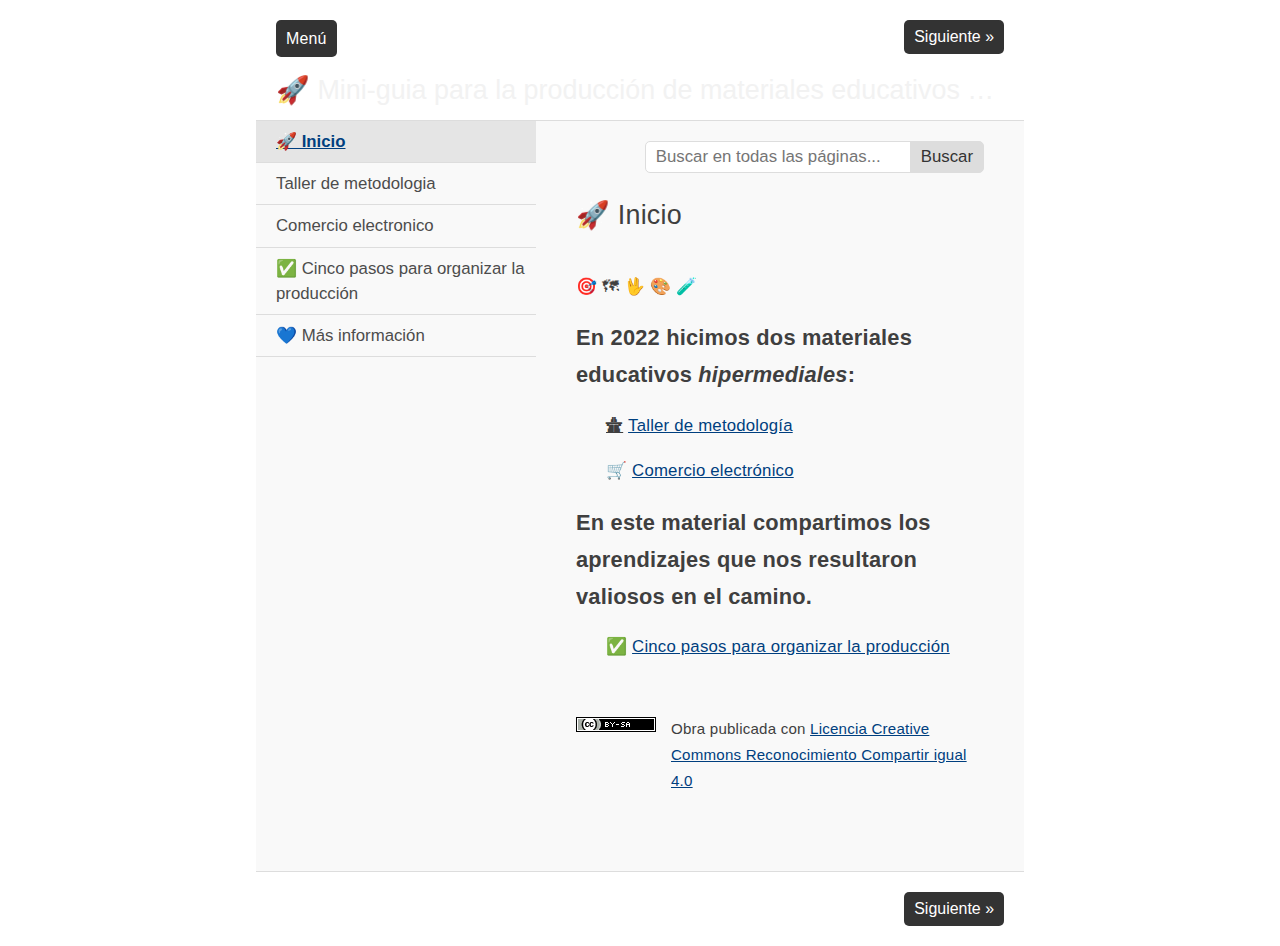
<file: index.html>
<!doctype html>
<html lang="es">
<head>
<link rel="stylesheet" type="text/css" href="base.css" />
<link rel="stylesheet" type="text/css" href="content.css" />
<link rel="stylesheet" type="text/css" href="nav.css" />
<meta http-equiv="content-type" content="text/html;  charset=utf-8" />
<title>🚀 Mini-guia para la producción de materiales educativos hipermediales </title>
<link rel="shortcut icon" href="favicon.ico" type="image/x-icon" />
<meta name="author" content="FyPE - FCE UNC" />
<link rel="license" type="text/html" href="http://creativecommons.org/licenses/by-sa/4.0/" />
<meta name="generator" content="eXeLearning 2.8 - exelearning.net" />
<meta name="description" content="Guia para la produccion de materiales educativos hipermediales" />
<!--[if lt IE 9]><script type="text/javascript" src="exe_html5.js"></script><![endif]-->
<script type="text/javascript" src="exe_jquery.js"></script>
<script type="text/javascript" src="common_i18n.js"></script>
<script type="text/javascript" src="common.js"></script>
<meta name="viewport" content="width=device-width, initial-scale=1" />
    </head>
<body class="exe-web-site exe-search-bar" id="exe-node-0"><script type="text/javascript">document.body.className+=" js"</script>
<div id="content">
<p id="skipNav"><a href="#main" class="sr-av">Saltar la navegación</a></p>
<header id="header" ><div id="headerContent">🚀 Mini-guia para la producción de materiales educativos hipermediales</div></header>
<nav id="siteNav">
<ul>
   <li id="active"><a href="index.html" class="active daddy main-node">🚀 Inicio</a></li>
   <li><a href="taller_de_metodologia.html" class="no-ch">Taller de metodologia</a></li>
   <li><a href="comercio_electronico.html" class="no-ch">Comercio electronico</a></li>
   <li><a href="_cinco_pasos_para_organizar_la_produccin.html" class="daddy">✅ Cinco pasos para organizar la producción</a>
   <ul class="other-section">
      <li><a href="_1_definir_el_contenido_y_los_objetivos.html" class="no-ch">🎯 1. Definir el contenido y los objetivos</a></li>
      <li><a href="_2_disear_la_arquitectura_de_la_informacin.html" class="no-ch">🗺 2. Diseñar la arquitectura de la información</a></li>
      <li><a href="_3_modelar_la_interaccin.html" class="no-ch">🖖 3. Modelar la interacción</a></li>
      <li><a href="_4_disear_la_presentacin.html" class="no-ch">🎨 4. Diseñar la presentación</a></li>
      <li><a href="_5_probar_y_corregir.html" class="no-ch">🧪 5. Probar y corregir</a></li>
   </ul>
   </li>
   <li><a href="_ms_informacin.html" class="no-ch">💙 Más información</a></li>
</ul>
</nav>
<div id='topPagination'>
<nav class="pagination noprt">
<a href="taller_de_metodologia.html" class="next"><span>Siguiente<span> &raquo;</span></span></a>
</nav>
</div>
<div id="main-wrapper">
<section id="main">
<header id="nodeDecoration"><h1 id="nodeTitle">🚀 Inicio</h1></header>
<article class="iDevice_wrapper textIdevice" id="id0">
<div class="iDevice emphasis0" >
<div id="ta0_112_2" class="block iDevice_content">
<div class="exe-text"><p>🎯 🗺 🖖 🎨 🧪</p>
<h2>En 2022 hicimos dos materiales educativos <em>hipermediales</em>:</h2>
<p style="padding-left: 30px;"><span style="text-decoration: underline;"><strong>🛣</strong></span><strong> </strong><a href="taller_de_metodologia.html">Taller de metodología</a></p>
<p style="padding-left: 30px;"><strong>🛒 </strong><a href="comercio_electronico.html">Comercio electrónico</a></p>
<h2>En este material compartimos los aprendizajes que nos resultaron valiosos en el camino.</h2>
<p style="padding-left: 30px;">✅ <strong></strong><a href="_cinco_pasos_para_organizar_la_produccin.html">Cinco pasos para organizar la producción</a></p>
<p style="text-align: center;"></p></div>
</div>
</div>
</article>
<div id="packageLicense" class="cc cc-by-sa">
<p><span>Obra publicada con</span> <a rel="license" href="http://creativecommons.org/licenses/by-sa/4.0/">Licencia Creative Commons Reconocimiento Compartir igual 4.0</a></p>
</div>
</section>
</div>
<div id='bottomPagination'>
<nav class="pagination noprt">
<a href="taller_de_metodologia.html" class="next"><span>Siguiente<span> &raquo;</span></span></a>
</nav>
</div>
</div>
<script type="text/javascript" src="_style_js.js"></script></body></html>
</file>
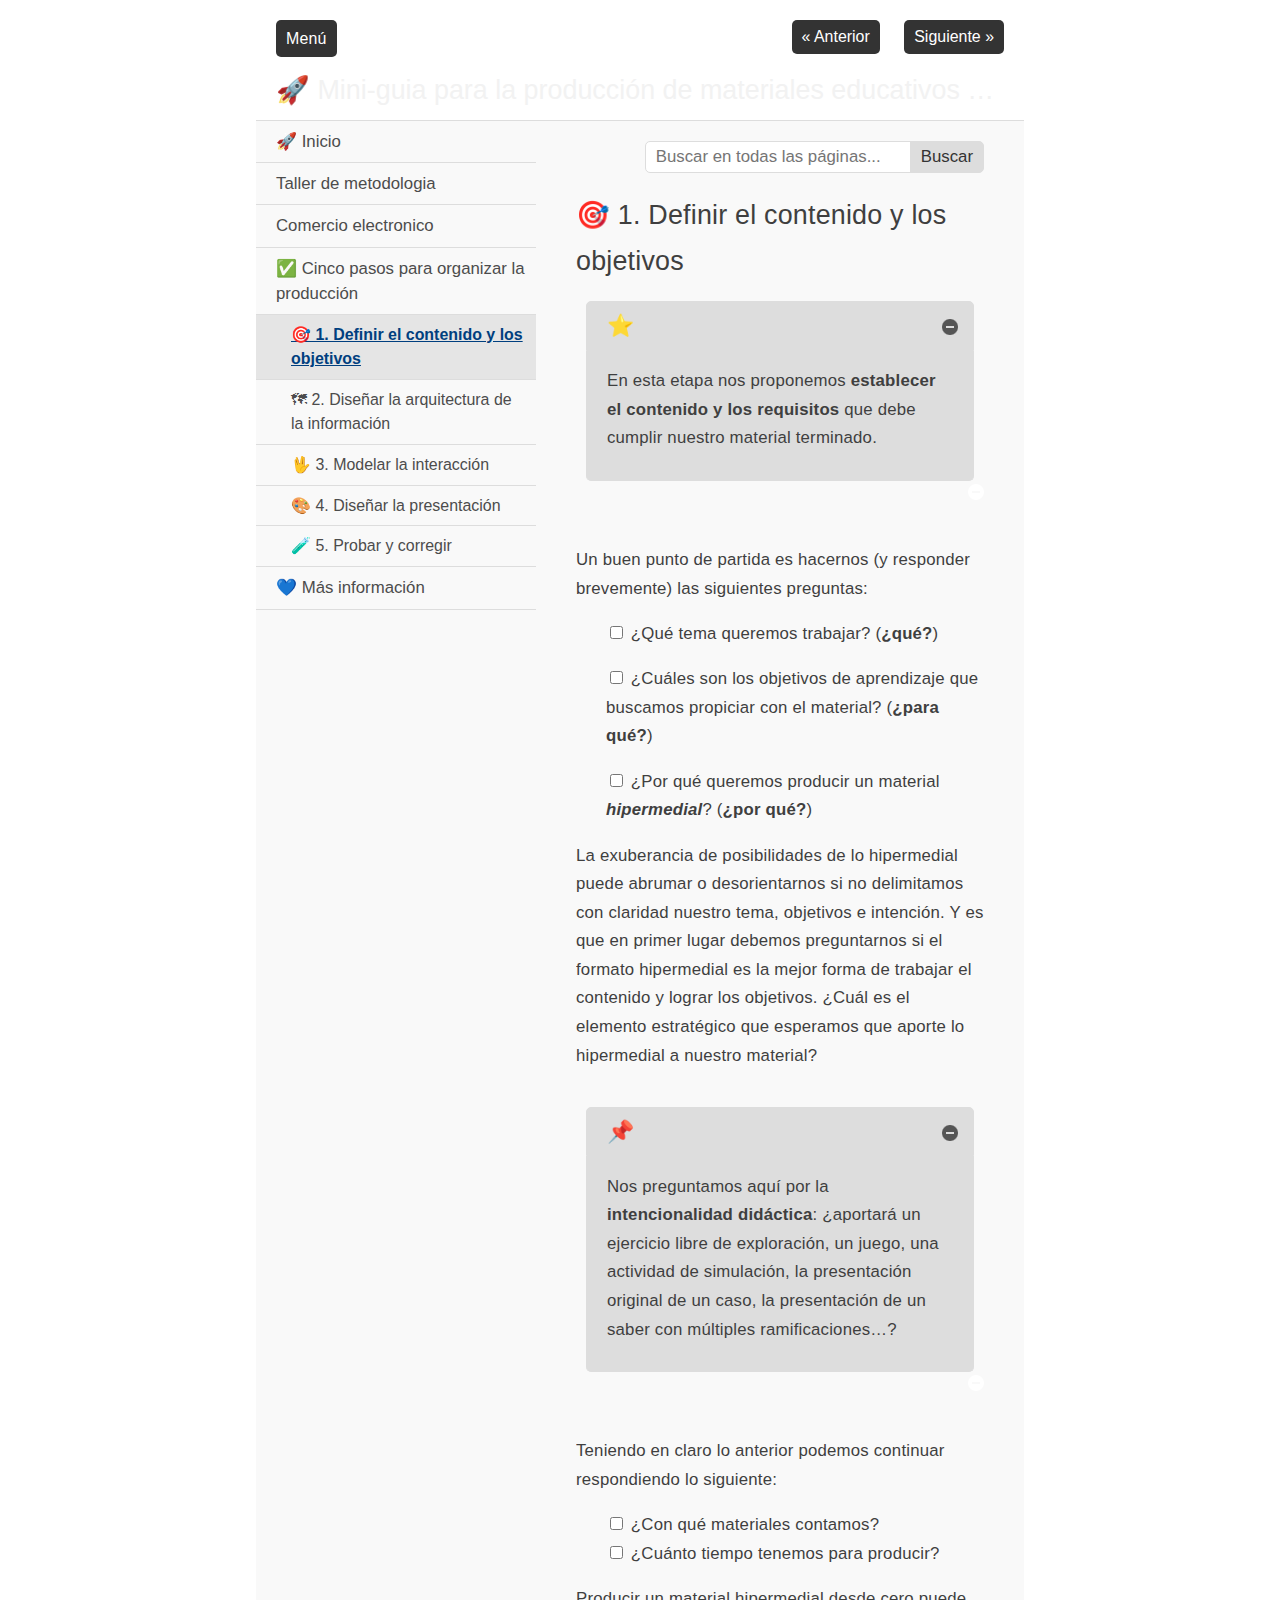
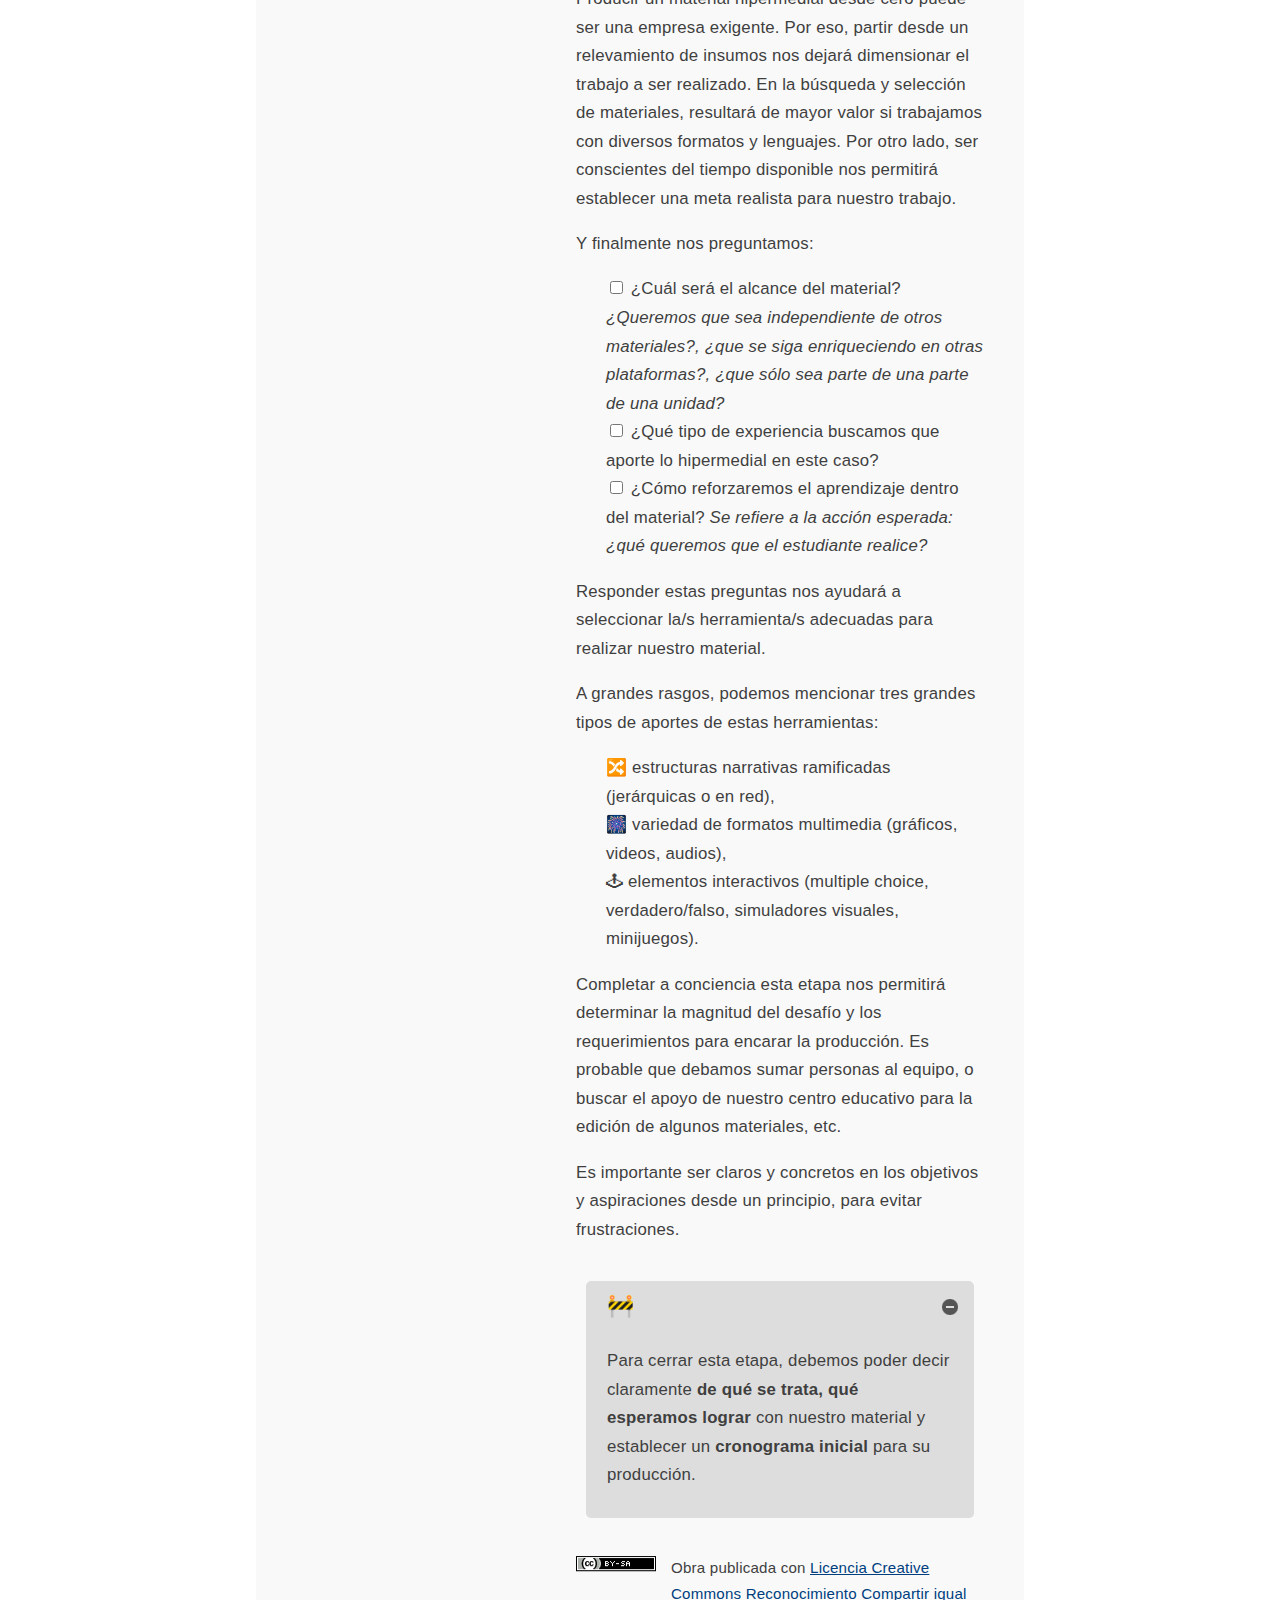
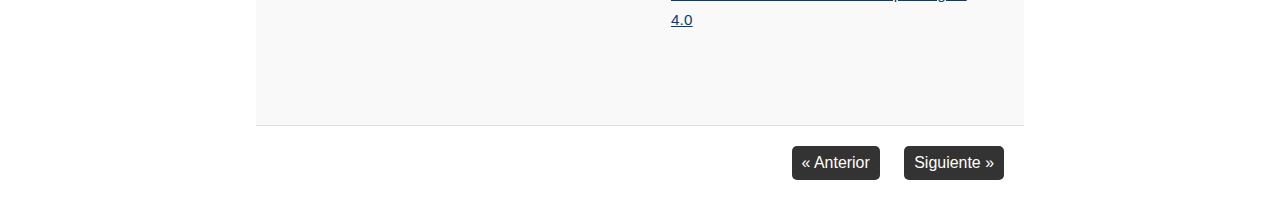
<file: _1_definir_el_contenido_y_los_objetivos.html>
<!doctype html>
<html lang="es">
<head>
<link rel="stylesheet" type="text/css" href="base.css" />
<link rel="stylesheet" type="text/css" href="content.css" />
<link rel="stylesheet" type="text/css" href="nav.css" />
<meta http-equiv="content-type" content="text/html;  charset=utf-8" />
<title>🎯 1. Definir el contenido y los objetivos | 🚀 Mini-guia para la producción de materiales educativos hipermediales </title>
<link rel="shortcut icon" href="favicon.ico" type="image/x-icon" />
<meta name="author" content="FyPE - FCE UNC" />
<link rel="license" type="text/html" href="http://creativecommons.org/licenses/by-sa/4.0/" />
<meta name="generator" content="eXeLearning 2.8 - exelearning.net" />
<!--[if lt IE 9]><script type="text/javascript" src="exe_html5.js"></script><![endif]-->
<script type="text/javascript" src="exe_jquery.js"></script>
<script type="text/javascript" src="common_i18n.js"></script>
<script type="text/javascript" src="common.js"></script>
<meta name="viewport" content="width=device-width, initial-scale=1" />
    </head>
<body class="exe-web-site exe-search-bar" id="exe-node-4"><script type="text/javascript">document.body.className+=" js"</script>
<div id="content">
<p id="skipNav"><a href="#main" class="sr-av">Saltar la navegación</a></p>
<header id="header" ><div id="headerContent">🚀 Mini-guia para la producción de materiales educativos hipermediales</div></header>
<nav id="siteNav">
<ul>
   <li><a href="index.html" class="daddy main-node">🚀 Inicio</a></li>
   <li><a href="taller_de_metodologia.html" class="no-ch">Taller de metodologia</a></li>
   <li><a href="comercio_electronico.html" class="no-ch">Comercio electronico</a></li>
   <li class="current-page-parent"><a href="_cinco_pasos_para_organizar_la_produccin.html" class="current-page-parent daddy">✅ Cinco pasos para organizar la producción</a>
   <ul>
      <li id="active"><a href="_1_definir_el_contenido_y_los_objetivos.html" class="active no-ch">🎯 1. Definir el contenido y los objetivos</a></li>
      <li><a href="_2_disear_la_arquitectura_de_la_informacin.html" class="no-ch">🗺 2. Diseñar la arquitectura de la información</a></li>
      <li><a href="_3_modelar_la_interaccin.html" class="no-ch">🖖 3. Modelar la interacción</a></li>
      <li><a href="_4_disear_la_presentacin.html" class="no-ch">🎨 4. Diseñar la presentación</a></li>
      <li><a href="_5_probar_y_corregir.html" class="no-ch">🧪 5. Probar y corregir</a></li>
   </ul>
   </li>
   <li><a href="_ms_informacin.html" class="no-ch">💙 Más información</a></li>
</ul>
</nav>
<div id='topPagination'>
<nav class="pagination noprt">
<a href="_cinco_pasos_para_organizar_la_produccin.html" class="prev"><span><span>&laquo; </span>Anterior</span></a> <span class="sep">| </span><a href="_2_disear_la_arquitectura_de_la_informacin.html" class="next"><span>Siguiente<span> &raquo;</span></span></a>
</nav>
</div>
<div id="main-wrapper">
<section id="main">
<header id="nodeDecoration"><h1 id="nodeTitle">🎯 1. Definir el contenido y los objetivos</h1></header>
<article class="iDevice_wrapper textIdevice em_iDevice" id="id5">
<div class="iDevice emphasis1" >
<header class="iDevice_header iDevice_header_noIcon"><h1 class="iDeviceTitle">⭐</h1></header>
<div class="iDevice_inner">
<div class="iDevice_content_wrapper">
<div id="ta5_128_2" class="block iDevice_content">
<div class="exe-text"><p>En esta etapa nos proponemos <strong>establecer el contenido y los requisitos</strong> que debe cumplir nuestro material terminado.</p></div>
</div>
</div>
</div>
</div>
</article>
<article class="iDevice_wrapper textIdevice" id="id6">
<div class="iDevice emphasis0" >
<div id="ta6_129_2" class="block iDevice_content">
<div class="exe-text"><p>Un buen punto de partida es hacernos (y responder brevemente) las siguientes preguntas:</p>
<p style="padding-left: 30px;"><input type="checkbox" /><label> ¿Qué tema queremos trabajar? (<strong>¿qué?</strong>)</label></p>
<p style="padding-left: 30px;"><input type="checkbox" /><label> ¿Cuáles son los objetivos de aprendizaje que buscamos propiciar con el material? (<strong>¿para qué?</strong>)</label></p>
<p style="padding-left: 30px;"><input type="checkbox" /><label> ¿Por qué queremos producir un material <strong><em>hipermedial</em></strong>? (<strong>¿por qué?</strong>)</label></p>
<p>La exuberancia de posibilidades de lo hipermedial puede abrumar o desorientarnos si no delimitamos con claridad nuestro tema, objetivos e intención. Y es que en primer lugar debemos preguntarnos si el formato hipermedial es la mejor forma de trabajar el contenido y lograr los objetivos. ¿Cuál es el elemento estratégico que esperamos que aporte lo hipermedial a nuestro material?</p></div>
</div>
</div>
</article>
<article class="iDevice_wrapper textIdevice em_iDevice" id="id7">
<div class="iDevice emphasis1" >
<header class="iDevice_header iDevice_header_noIcon"><h1 class="iDeviceTitle">📌</h1></header>
<div class="iDevice_inner">
<div class="iDevice_content_wrapper">
<div id="ta7_130_2" class="block iDevice_content">
<div class="exe-text"><p>Nos preguntamos aquí por la <strong>intencionalidad didáctica</strong>: ¿aportará un ejercicio libre de exploración, un juego, una actividad de simulación, la presentación original de un caso, la presentación de un saber con múltiples ramificaciones…?</p></div>
</div>
</div>
</div>
</div>
</article>
<article class="iDevice_wrapper textIdevice" id="id8">
<div class="iDevice emphasis0" >
<div id="ta8_131_2" class="block iDevice_content">
<div class="exe-text"><p>Teniendo en claro lo anterior podemos continuar respondiendo lo siguiente:</p>
<p style="padding-left: 30px;"><input type="checkbox" /><label> ¿Con qué materiales contamos?</label><br /><input type="checkbox" /><label> ¿Cuánto tiempo tenemos para producir?</label></p>
<p>Producir un material hipermedial desde cero puede ser una empresa exigente. Por eso, partir desde un relevamiento de insumos nos dejará dimensionar el trabajo a ser realizado. En la búsqueda y selección de materiales, resultará de mayor valor si trabajamos con diversos formatos y lenguajes. Por otro lado, ser conscientes del tiempo disponible nos permitirá establecer una meta realista para nuestro trabajo.</p>
<p>Y finalmente nos preguntamos:</p>
<p style="padding-left: 30px;"><input type="checkbox" /><label> ¿Cuál será el alcance del material? <em>¿Queremos que sea independiente de otros materiales?, ¿que se siga enriqueciendo en otras plataformas?, ¿que sólo sea parte de una parte de una unidad?</em></label><br /><input type="checkbox" /><label> ¿Qué tipo de experiencia buscamos que aporte lo hipermedial en este caso?</label><br /><input type="checkbox" /><label> ¿Cómo reforzaremos el aprendizaje dentro del material? <em>Se refiere a la acción esperada: ¿qué queremos que el estudiante realice?</em></label></p>
<p>Responder estas preguntas nos ayudará a seleccionar la/s herramienta/s adecuadas para realizar nuestro material.</p>
<p>A grandes rasgos, podemos mencionar tres grandes tipos de aportes de estas herramientas:</p>
<p style="padding-left: 30px;">🔀 estructuras narrativas ramificadas (jerárquicas o en red),<br />🎆 variedad de formatos multimedia (gráficos, videos, audios),<br />🕹 elementos interactivos (multiple choice, verdadero/falso, simuladores visuales, minijuegos).</p>
<p>Completar a conciencia esta etapa nos permitirá determinar la magnitud del desafío y los requerimientos para encarar la producción. Es probable que debamos sumar personas al equipo, o buscar el apoyo de nuestro centro educativo para la edición de algunos materiales, etc.</p>
<p>Es importante ser claros y concretos en los objetivos y aspiraciones desde un principio, para evitar frustraciones.</p></div>
</div>
</div>
</article>
<article class="iDevice_wrapper textIdevice em_iDevice" id="id9">
<div class="iDevice emphasis1" >
<header class="iDevice_header iDevice_header_noIcon"><h1 class="iDeviceTitle">🚧</h1></header>
<div class="iDevice_inner">
<div class="iDevice_content_wrapper">
<div id="ta9_132_2" class="block iDevice_content">
<div class="exe-text"><p>Para cerrar esta etapa, debemos poder decir claramente <strong>de qué se trata, qué esperamos lograr</strong> con nuestro material y establecer un <strong>cronograma inicial</strong> para su producción.</p></div>
</div>
</div>
</div>
</div>
</article>
<div id="packageLicense" class="cc cc-by-sa">
<p><span>Obra publicada con</span> <a rel="license" href="http://creativecommons.org/licenses/by-sa/4.0/">Licencia Creative Commons Reconocimiento Compartir igual 4.0</a></p>
</div>
</section>
</div>
<div id='bottomPagination'>
<nav class="pagination noprt">
<a href="_cinco_pasos_para_organizar_la_produccin.html" class="prev"><span><span>&laquo; </span>Anterior</span></a> <span class="sep">| </span><a href="_2_disear_la_arquitectura_de_la_informacin.html" class="next"><span>Siguiente<span> &raquo;</span></span></a>
</nav>
</div>
</div>
<script type="text/javascript" src="_style_js.js"></script></body></html>
</file>
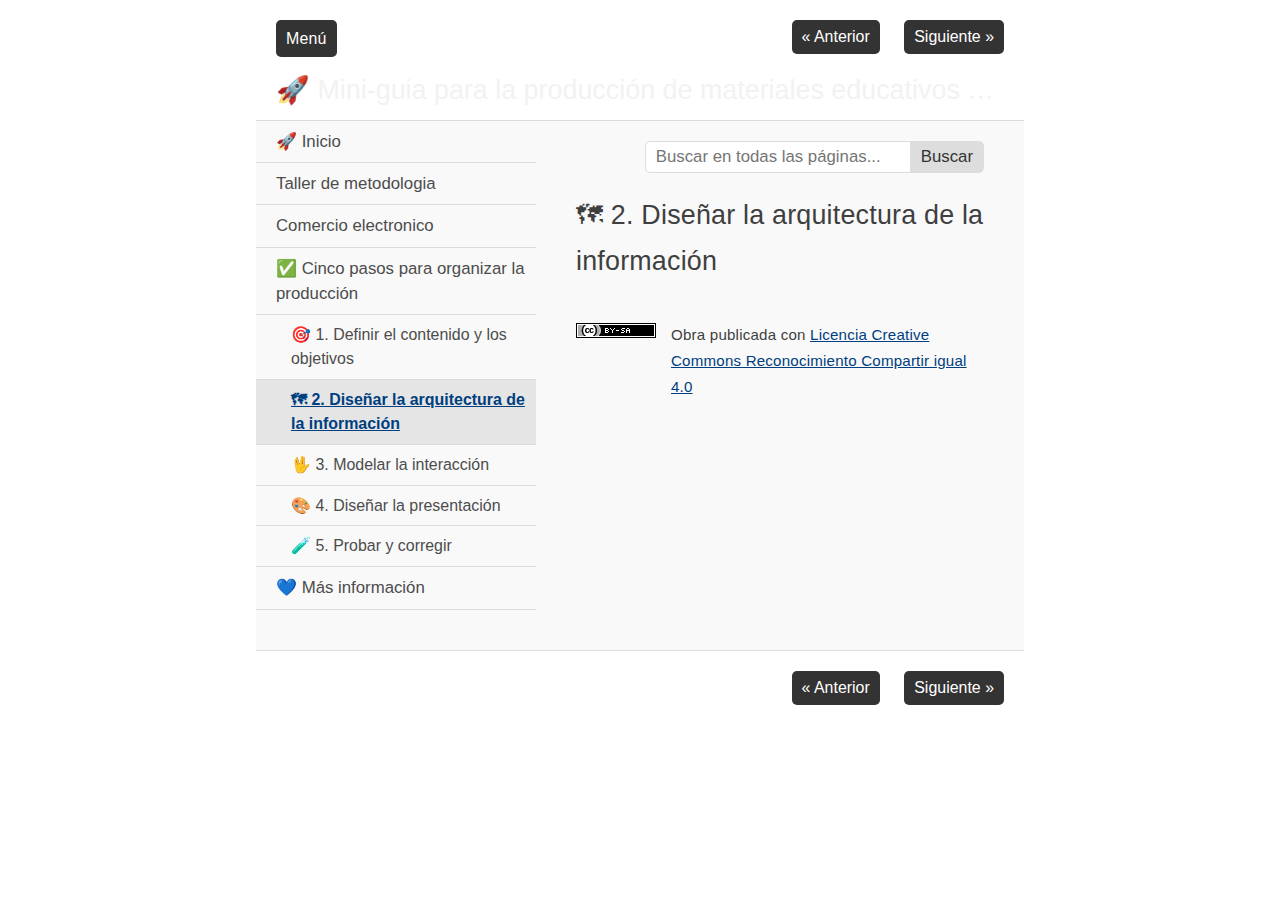
<file: _2_disear_la_arquitectura_de_la_informacin.html>
<!doctype html>
<html lang="es">
<head>
<link rel="stylesheet" type="text/css" href="base.css" />
<link rel="stylesheet" type="text/css" href="content.css" />
<link rel="stylesheet" type="text/css" href="nav.css" />
<meta http-equiv="content-type" content="text/html;  charset=utf-8" />
<title>🗺 2. Diseñar la arquitectura de la información | 🚀 Mini-guia para la producción de materiales educativos hipermediales </title>
<link rel="shortcut icon" href="favicon.ico" type="image/x-icon" />
<meta name="author" content="FyPE - FCE UNC" />
<link rel="license" type="text/html" href="http://creativecommons.org/licenses/by-sa/4.0/" />
<meta name="generator" content="eXeLearning 2.8 - exelearning.net" />
<!--[if lt IE 9]><script type="text/javascript" src="exe_html5.js"></script><![endif]-->
<script type="text/javascript" src="exe_jquery.js"></script>
<script type="text/javascript" src="common_i18n.js"></script>
<script type="text/javascript" src="common.js"></script>
<meta name="viewport" content="width=device-width, initial-scale=1" />
    </head>
<body class="exe-web-site exe-search-bar" id="exe-node-6"><script type="text/javascript">document.body.className+=" js"</script>
<div id="content">
<p id="skipNav"><a href="#main" class="sr-av">Saltar la navegación</a></p>
<header id="header" ><div id="headerContent">🚀 Mini-guia para la producción de materiales educativos hipermediales</div></header>
<nav id="siteNav">
<ul>
   <li><a href="index.html" class="daddy main-node">🚀 Inicio</a></li>
   <li><a href="taller_de_metodologia.html" class="no-ch">Taller de metodologia</a></li>
   <li><a href="comercio_electronico.html" class="no-ch">Comercio electronico</a></li>
   <li class="current-page-parent"><a href="_cinco_pasos_para_organizar_la_produccin.html" class="current-page-parent daddy">✅ Cinco pasos para organizar la producción</a>
   <ul>
      <li><a href="_1_definir_el_contenido_y_los_objetivos.html" class="no-ch">🎯 1. Definir el contenido y los objetivos</a></li>
      <li id="active"><a href="_2_disear_la_arquitectura_de_la_informacin.html" class="active no-ch">🗺 2. Diseñar la arquitectura de la información</a></li>
      <li><a href="_3_modelar_la_interaccin.html" class="no-ch">🖖 3. Modelar la interacción</a></li>
      <li><a href="_4_disear_la_presentacin.html" class="no-ch">🎨 4. Diseñar la presentación</a></li>
      <li><a href="_5_probar_y_corregir.html" class="no-ch">🧪 5. Probar y corregir</a></li>
   </ul>
   </li>
   <li><a href="_ms_informacin.html" class="no-ch">💙 Más información</a></li>
</ul>
</nav>
<div id='topPagination'>
<nav class="pagination noprt">
<a href="_1_definir_el_contenido_y_los_objetivos.html" class="prev"><span><span>&laquo; </span>Anterior</span></a> <span class="sep">| </span><a href="_3_modelar_la_interaccin.html" class="next"><span>Siguiente<span> &raquo;</span></span></a>
</nav>
</div>
<div id="main-wrapper">
<section id="main">
<header id="nodeDecoration"><h1 id="nodeTitle">🗺 2. Diseñar la arquitectura de la información</h1></header>
<div id="packageLicense" class="cc cc-by-sa">
<p><span>Obra publicada con</span> <a rel="license" href="http://creativecommons.org/licenses/by-sa/4.0/">Licencia Creative Commons Reconocimiento Compartir igual 4.0</a></p>
</div>
</section>
</div>
<div id='bottomPagination'>
<nav class="pagination noprt">
<a href="_1_definir_el_contenido_y_los_objetivos.html" class="prev"><span><span>&laquo; </span>Anterior</span></a> <span class="sep">| </span><a href="_3_modelar_la_interaccin.html" class="next"><span>Siguiente<span> &raquo;</span></span></a>
</nav>
</div>
</div>
<script type="text/javascript" src="_style_js.js"></script></body></html>
</file>
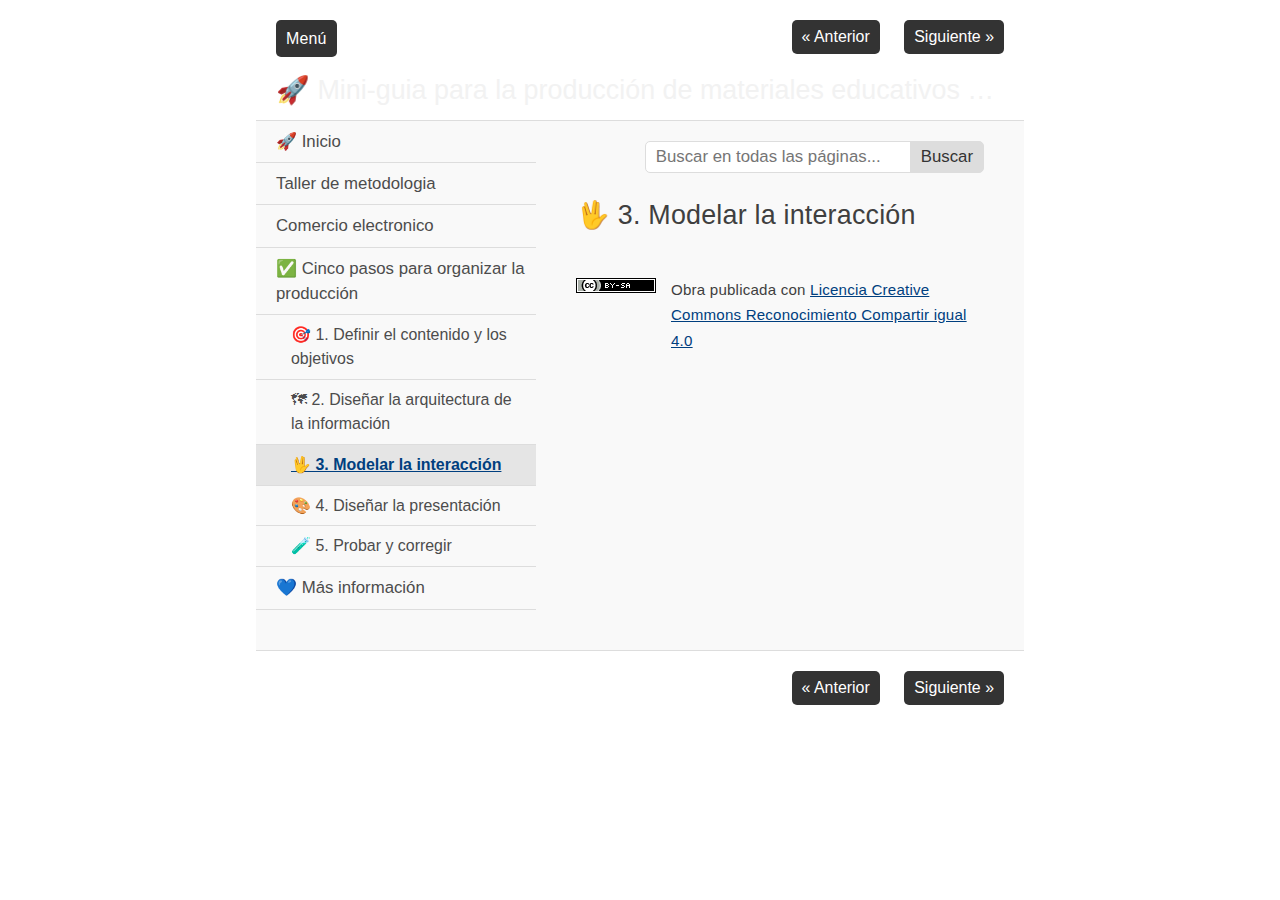
<file: _3_modelar_la_interaccin.html>
<!doctype html>
<html lang="es">
<head>
<link rel="stylesheet" type="text/css" href="base.css" />
<link rel="stylesheet" type="text/css" href="content.css" />
<link rel="stylesheet" type="text/css" href="nav.css" />
<meta http-equiv="content-type" content="text/html;  charset=utf-8" />
<title>🖖 3. Modelar la interacción | 🚀 Mini-guia para la producción de materiales educativos hipermediales </title>
<link rel="shortcut icon" href="favicon.ico" type="image/x-icon" />
<meta name="author" content="FyPE - FCE UNC" />
<link rel="license" type="text/html" href="http://creativecommons.org/licenses/by-sa/4.0/" />
<meta name="generator" content="eXeLearning 2.8 - exelearning.net" />
<!--[if lt IE 9]><script type="text/javascript" src="exe_html5.js"></script><![endif]-->
<script type="text/javascript" src="exe_jquery.js"></script>
<script type="text/javascript" src="common_i18n.js"></script>
<script type="text/javascript" src="common.js"></script>
<meta name="viewport" content="width=device-width, initial-scale=1" />
    </head>
<body class="exe-web-site exe-search-bar" id="exe-node-7"><script type="text/javascript">document.body.className+=" js"</script>
<div id="content">
<p id="skipNav"><a href="#main" class="sr-av">Saltar la navegación</a></p>
<header id="header" ><div id="headerContent">🚀 Mini-guia para la producción de materiales educativos hipermediales</div></header>
<nav id="siteNav">
<ul>
   <li><a href="index.html" class="daddy main-node">🚀 Inicio</a></li>
   <li><a href="taller_de_metodologia.html" class="no-ch">Taller de metodologia</a></li>
   <li><a href="comercio_electronico.html" class="no-ch">Comercio electronico</a></li>
   <li class="current-page-parent"><a href="_cinco_pasos_para_organizar_la_produccin.html" class="current-page-parent daddy">✅ Cinco pasos para organizar la producción</a>
   <ul>
      <li><a href="_1_definir_el_contenido_y_los_objetivos.html" class="no-ch">🎯 1. Definir el contenido y los objetivos</a></li>
      <li><a href="_2_disear_la_arquitectura_de_la_informacin.html" class="no-ch">🗺 2. Diseñar la arquitectura de la información</a></li>
      <li id="active"><a href="_3_modelar_la_interaccin.html" class="active no-ch">🖖 3. Modelar la interacción</a></li>
      <li><a href="_4_disear_la_presentacin.html" class="no-ch">🎨 4. Diseñar la presentación</a></li>
      <li><a href="_5_probar_y_corregir.html" class="no-ch">🧪 5. Probar y corregir</a></li>
   </ul>
   </li>
   <li><a href="_ms_informacin.html" class="no-ch">💙 Más información</a></li>
</ul>
</nav>
<div id='topPagination'>
<nav class="pagination noprt">
<a href="_2_disear_la_arquitectura_de_la_informacin.html" class="prev"><span><span>&laquo; </span>Anterior</span></a> <span class="sep">| </span><a href="_4_disear_la_presentacin.html" class="next"><span>Siguiente<span> &raquo;</span></span></a>
</nav>
</div>
<div id="main-wrapper">
<section id="main">
<header id="nodeDecoration"><h1 id="nodeTitle">🖖 3. Modelar la interacción</h1></header>
<div id="packageLicense" class="cc cc-by-sa">
<p><span>Obra publicada con</span> <a rel="license" href="http://creativecommons.org/licenses/by-sa/4.0/">Licencia Creative Commons Reconocimiento Compartir igual 4.0</a></p>
</div>
</section>
</div>
<div id='bottomPagination'>
<nav class="pagination noprt">
<a href="_2_disear_la_arquitectura_de_la_informacin.html" class="prev"><span><span>&laquo; </span>Anterior</span></a> <span class="sep">| </span><a href="_4_disear_la_presentacin.html" class="next"><span>Siguiente<span> &raquo;</span></span></a>
</nav>
</div>
</div>
<script type="text/javascript" src="_style_js.js"></script></body></html>
</file>
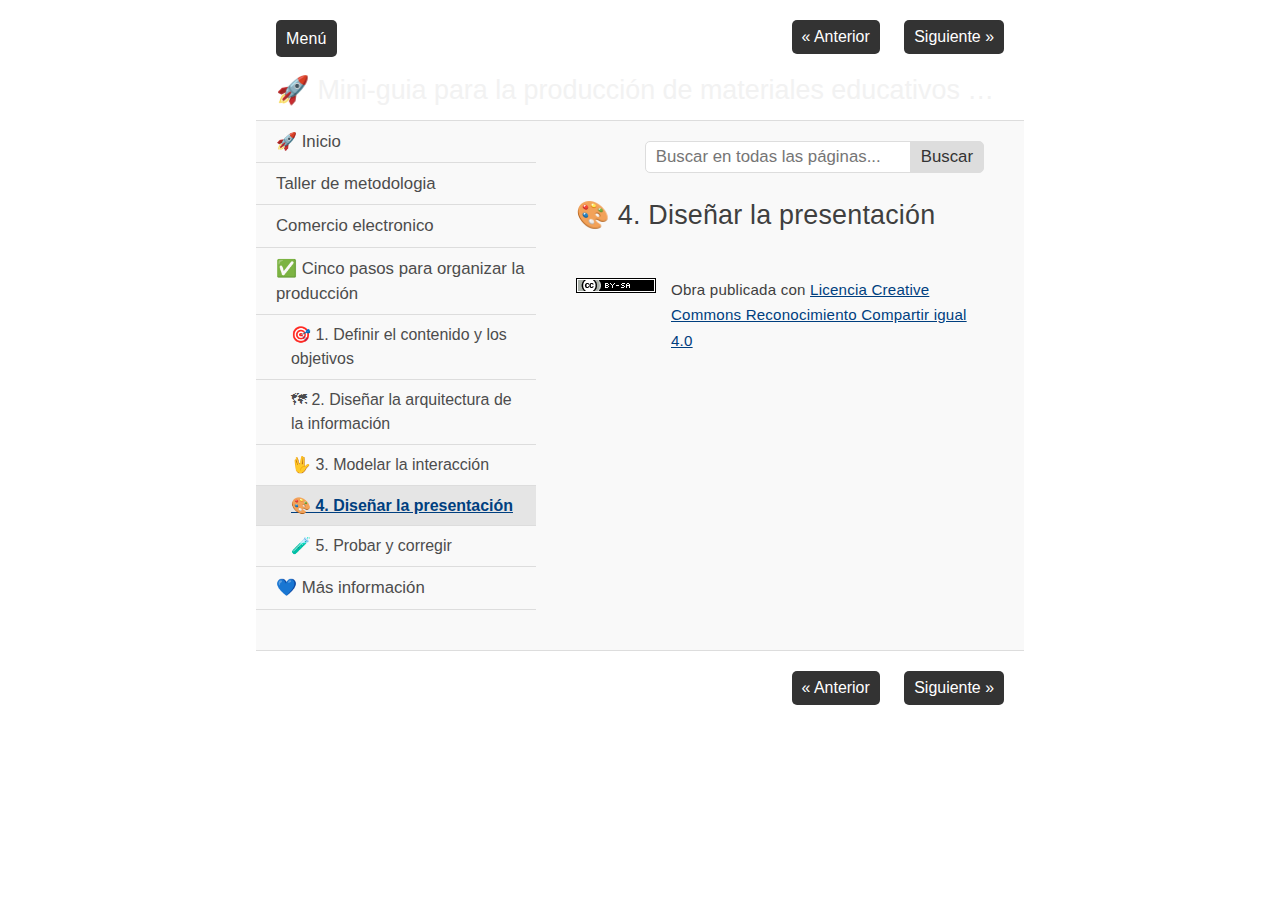
<file: _4_disear_la_presentacin.html>
<!doctype html>
<html lang="es">
<head>
<link rel="stylesheet" type="text/css" href="base.css" />
<link rel="stylesheet" type="text/css" href="content.css" />
<link rel="stylesheet" type="text/css" href="nav.css" />
<meta http-equiv="content-type" content="text/html;  charset=utf-8" />
<title>🎨 4. Diseñar la presentación | 🚀 Mini-guia para la producción de materiales educativos hipermediales </title>
<link rel="shortcut icon" href="favicon.ico" type="image/x-icon" />
<meta name="author" content="FyPE - FCE UNC" />
<link rel="license" type="text/html" href="http://creativecommons.org/licenses/by-sa/4.0/" />
<meta name="generator" content="eXeLearning 2.8 - exelearning.net" />
<!--[if lt IE 9]><script type="text/javascript" src="exe_html5.js"></script><![endif]-->
<script type="text/javascript" src="exe_jquery.js"></script>
<script type="text/javascript" src="common_i18n.js"></script>
<script type="text/javascript" src="common.js"></script>
<meta name="viewport" content="width=device-width, initial-scale=1" />
    </head>
<body class="exe-web-site exe-search-bar" id="exe-node-8"><script type="text/javascript">document.body.className+=" js"</script>
<div id="content">
<p id="skipNav"><a href="#main" class="sr-av">Saltar la navegación</a></p>
<header id="header" ><div id="headerContent">🚀 Mini-guia para la producción de materiales educativos hipermediales</div></header>
<nav id="siteNav">
<ul>
   <li><a href="index.html" class="daddy main-node">🚀 Inicio</a></li>
   <li><a href="taller_de_metodologia.html" class="no-ch">Taller de metodologia</a></li>
   <li><a href="comercio_electronico.html" class="no-ch">Comercio electronico</a></li>
   <li class="current-page-parent"><a href="_cinco_pasos_para_organizar_la_produccin.html" class="current-page-parent daddy">✅ Cinco pasos para organizar la producción</a>
   <ul>
      <li><a href="_1_definir_el_contenido_y_los_objetivos.html" class="no-ch">🎯 1. Definir el contenido y los objetivos</a></li>
      <li><a href="_2_disear_la_arquitectura_de_la_informacin.html" class="no-ch">🗺 2. Diseñar la arquitectura de la información</a></li>
      <li><a href="_3_modelar_la_interaccin.html" class="no-ch">🖖 3. Modelar la interacción</a></li>
      <li id="active"><a href="_4_disear_la_presentacin.html" class="active no-ch">🎨 4. Diseñar la presentación</a></li>
      <li><a href="_5_probar_y_corregir.html" class="no-ch">🧪 5. Probar y corregir</a></li>
   </ul>
   </li>
   <li><a href="_ms_informacin.html" class="no-ch">💙 Más información</a></li>
</ul>
</nav>
<div id='topPagination'>
<nav class="pagination noprt">
<a href="_3_modelar_la_interaccin.html" class="prev"><span><span>&laquo; </span>Anterior</span></a> <span class="sep">| </span><a href="_5_probar_y_corregir.html" class="next"><span>Siguiente<span> &raquo;</span></span></a>
</nav>
</div>
<div id="main-wrapper">
<section id="main">
<header id="nodeDecoration"><h1 id="nodeTitle">🎨 4. Diseñar la presentación</h1></header>
<div id="packageLicense" class="cc cc-by-sa">
<p><span>Obra publicada con</span> <a rel="license" href="http://creativecommons.org/licenses/by-sa/4.0/">Licencia Creative Commons Reconocimiento Compartir igual 4.0</a></p>
</div>
</section>
</div>
<div id='bottomPagination'>
<nav class="pagination noprt">
<a href="_3_modelar_la_interaccin.html" class="prev"><span><span>&laquo; </span>Anterior</span></a> <span class="sep">| </span><a href="_5_probar_y_corregir.html" class="next"><span>Siguiente<span> &raquo;</span></span></a>
</nav>
</div>
</div>
<script type="text/javascript" src="_style_js.js"></script></body></html>
</file>
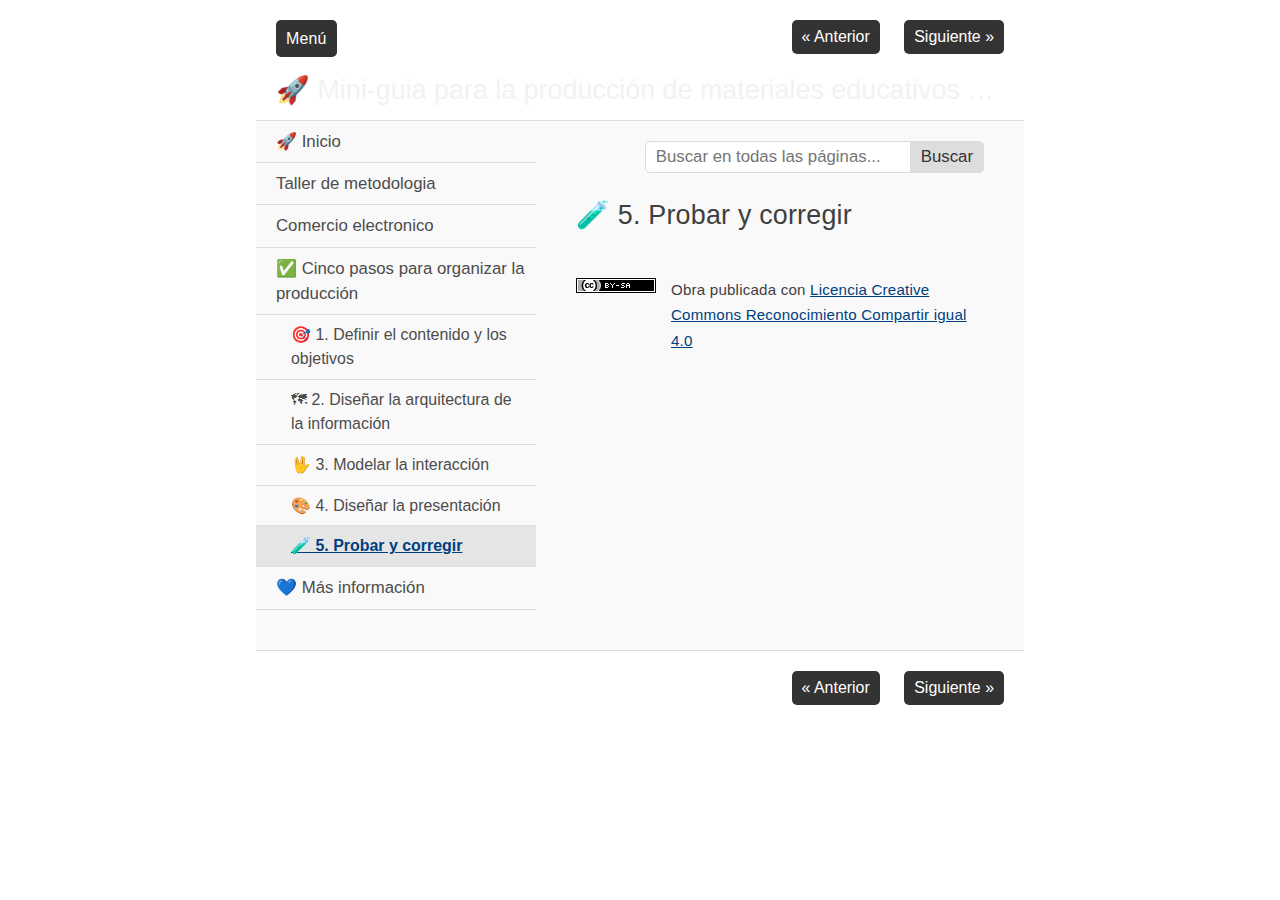
<file: _5_probar_y_corregir.html>
<!doctype html>
<html lang="es">
<head>
<link rel="stylesheet" type="text/css" href="base.css" />
<link rel="stylesheet" type="text/css" href="content.css" />
<link rel="stylesheet" type="text/css" href="nav.css" />
<meta http-equiv="content-type" content="text/html;  charset=utf-8" />
<title>🧪 5. Probar y corregir | 🚀 Mini-guia para la producción de materiales educativos hipermediales </title>
<link rel="shortcut icon" href="favicon.ico" type="image/x-icon" />
<meta name="author" content="FyPE - FCE UNC" />
<link rel="license" type="text/html" href="http://creativecommons.org/licenses/by-sa/4.0/" />
<meta name="generator" content="eXeLearning 2.8 - exelearning.net" />
<!--[if lt IE 9]><script type="text/javascript" src="exe_html5.js"></script><![endif]-->
<script type="text/javascript" src="exe_jquery.js"></script>
<script type="text/javascript" src="common_i18n.js"></script>
<script type="text/javascript" src="common.js"></script>
<meta name="viewport" content="width=device-width, initial-scale=1" />
    </head>
<body class="exe-web-site exe-search-bar" id="exe-node-9"><script type="text/javascript">document.body.className+=" js"</script>
<div id="content">
<p id="skipNav"><a href="#main" class="sr-av">Saltar la navegación</a></p>
<header id="header" ><div id="headerContent">🚀 Mini-guia para la producción de materiales educativos hipermediales</div></header>
<nav id="siteNav">
<ul>
   <li><a href="index.html" class="daddy main-node">🚀 Inicio</a></li>
   <li><a href="taller_de_metodologia.html" class="no-ch">Taller de metodologia</a></li>
   <li><a href="comercio_electronico.html" class="no-ch">Comercio electronico</a></li>
   <li class="current-page-parent"><a href="_cinco_pasos_para_organizar_la_produccin.html" class="current-page-parent daddy">✅ Cinco pasos para organizar la producción</a>
   <ul>
      <li><a href="_1_definir_el_contenido_y_los_objetivos.html" class="no-ch">🎯 1. Definir el contenido y los objetivos</a></li>
      <li><a href="_2_disear_la_arquitectura_de_la_informacin.html" class="no-ch">🗺 2. Diseñar la arquitectura de la información</a></li>
      <li><a href="_3_modelar_la_interaccin.html" class="no-ch">🖖 3. Modelar la interacción</a></li>
      <li><a href="_4_disear_la_presentacin.html" class="no-ch">🎨 4. Diseñar la presentación</a></li>
      <li id="active"><a href="_5_probar_y_corregir.html" class="active no-ch">🧪 5. Probar y corregir</a></li>
   </ul>
   </li>
   <li><a href="_ms_informacin.html" class="no-ch">💙 Más información</a></li>
</ul>
</nav>
<div id='topPagination'>
<nav class="pagination noprt">
<a href="_4_disear_la_presentacin.html" class="prev"><span><span>&laquo; </span>Anterior</span></a> <span class="sep">| </span><a href="_ms_informacin.html" class="next"><span>Siguiente<span> &raquo;</span></span></a>
</nav>
</div>
<div id="main-wrapper">
<section id="main">
<header id="nodeDecoration"><h1 id="nodeTitle">🧪 5. Probar y corregir</h1></header>
<div id="packageLicense" class="cc cc-by-sa">
<p><span>Obra publicada con</span> <a rel="license" href="http://creativecommons.org/licenses/by-sa/4.0/">Licencia Creative Commons Reconocimiento Compartir igual 4.0</a></p>
</div>
</section>
</div>
<div id='bottomPagination'>
<nav class="pagination noprt">
<a href="_4_disear_la_presentacin.html" class="prev"><span><span>&laquo; </span>Anterior</span></a> <span class="sep">| </span><a href="_ms_informacin.html" class="next"><span>Siguiente<span> &raquo;</span></span></a>
</nav>
</div>
</div>
<script type="text/javascript" src="_style_js.js"></script></body></html>
</file>
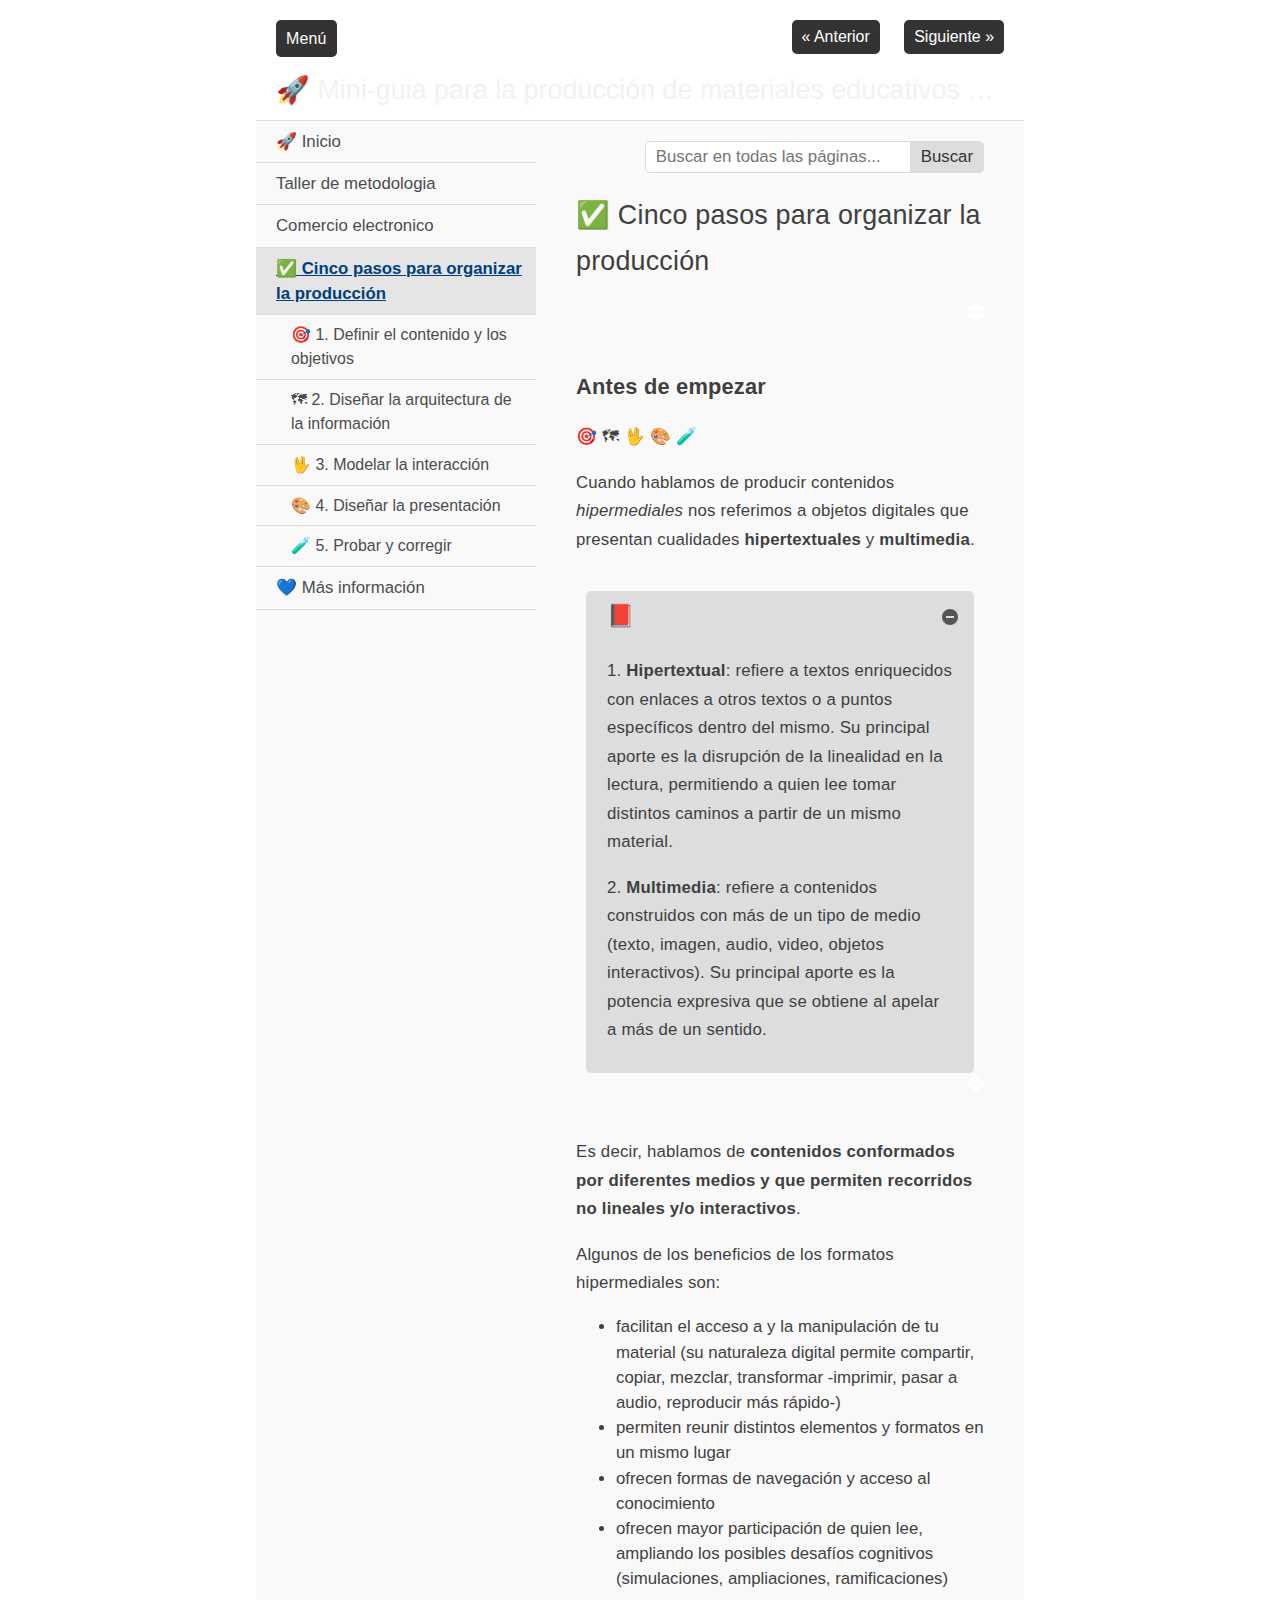
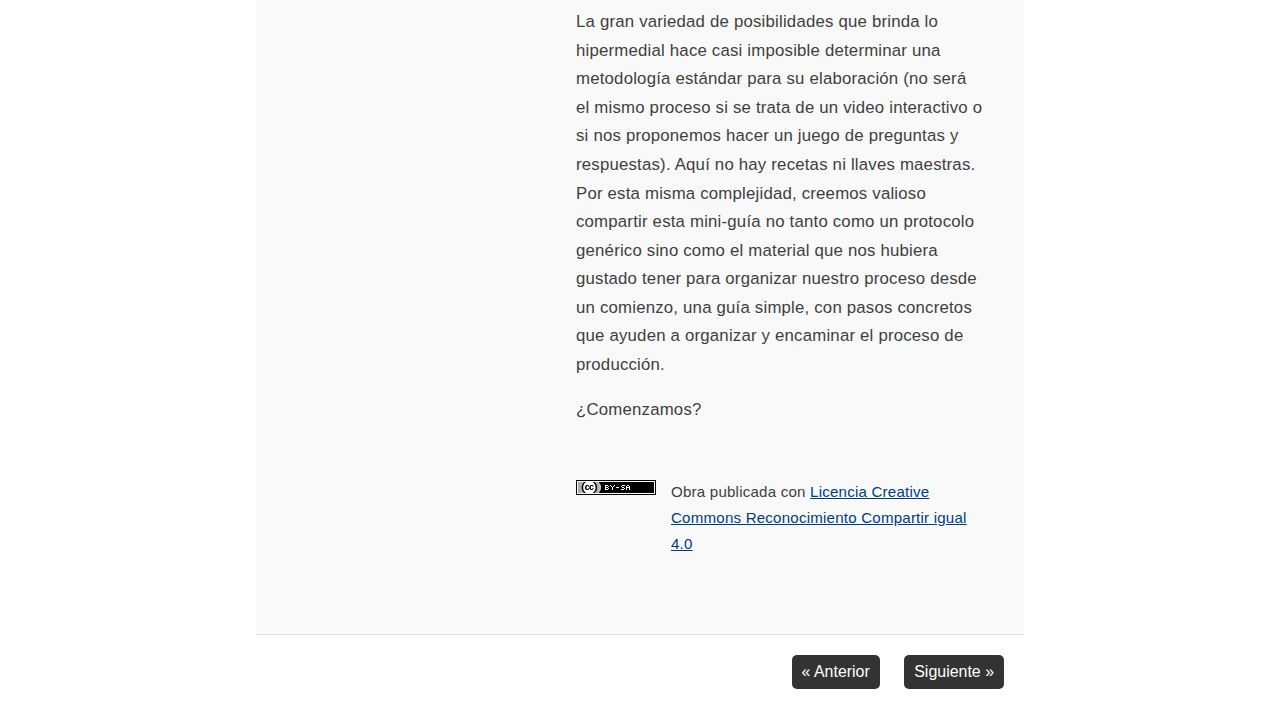
<file: _cinco_pasos_para_organizar_la_produccin.html>
<!doctype html>
<html lang="es">
<head>
<link rel="stylesheet" type="text/css" href="base.css" />
<link rel="stylesheet" type="text/css" href="content.css" />
<link rel="stylesheet" type="text/css" href="nav.css" />
<meta http-equiv="content-type" content="text/html;  charset=utf-8" />
<title>✅ Cinco pasos para organizar la producción | 🚀 Mini-guia para la producción de materiales educativos hipermediales </title>
<link rel="shortcut icon" href="favicon.ico" type="image/x-icon" />
<meta name="author" content="FyPE - FCE UNC" />
<link rel="license" type="text/html" href="http://creativecommons.org/licenses/by-sa/4.0/" />
<meta name="generator" content="eXeLearning 2.8 - exelearning.net" />
<!--[if lt IE 9]><script type="text/javascript" src="exe_html5.js"></script><![endif]-->
<script type="text/javascript" src="exe_jquery.js"></script>
<script type="text/javascript" src="common_i18n.js"></script>
<script type="text/javascript" src="common.js"></script>
<meta name="viewport" content="width=device-width, initial-scale=1" />
    </head>
<body class="exe-web-site exe-search-bar" id="exe-node-2"><script type="text/javascript">document.body.className+=" js"</script>
<div id="content">
<p id="skipNav"><a href="#main" class="sr-av">Saltar la navegación</a></p>
<header id="header" ><div id="headerContent">🚀 Mini-guia para la producción de materiales educativos hipermediales</div></header>
<nav id="siteNav">
<ul>
   <li><a href="index.html" class="daddy main-node">🚀 Inicio</a></li>
   <li><a href="taller_de_metodologia.html" class="no-ch">Taller de metodologia</a></li>
   <li><a href="comercio_electronico.html" class="no-ch">Comercio electronico</a></li>
   <li id="active"><a href="_cinco_pasos_para_organizar_la_produccin.html" class="active daddy">✅ Cinco pasos para organizar la producción</a>
   <ul>
      <li><a href="_1_definir_el_contenido_y_los_objetivos.html" class="no-ch">🎯 1. Definir el contenido y los objetivos</a></li>
      <li><a href="_2_disear_la_arquitectura_de_la_informacin.html" class="no-ch">🗺 2. Diseñar la arquitectura de la información</a></li>
      <li><a href="_3_modelar_la_interaccin.html" class="no-ch">🖖 3. Modelar la interacción</a></li>
      <li><a href="_4_disear_la_presentacin.html" class="no-ch">🎨 4. Diseñar la presentación</a></li>
      <li><a href="_5_probar_y_corregir.html" class="no-ch">🧪 5. Probar y corregir</a></li>
   </ul>
   </li>
   <li><a href="_ms_informacin.html" class="no-ch">💙 Más información</a></li>
</ul>
</nav>
<div id='topPagination'>
<nav class="pagination noprt">
<a href="comercio_electronico.html" class="prev"><span><span>&laquo; </span>Anterior</span></a> <span class="sep">| </span><a href="_1_definir_el_contenido_y_los_objetivos.html" class="next"><span>Siguiente<span> &raquo;</span></span></a>
</nav>
</div>
<div id="main-wrapper">
<section id="main">
<header id="nodeDecoration"><h1 id="nodeTitle">✅ Cinco pasos para organizar la producción</h1></header>
<article class="iDevice_wrapper textIdevice" id="id1">
<div class="iDevice emphasis0" >
<div id="ta1_113_2" class="block iDevice_content">
<div class="exe-text"><h2>Antes de empezar</h2>
<p>🎯 🗺 🖖 🎨 🧪</p>
<p>Cuando hablamos de producir contenidos <em>hipermediales</em> nos referimos a objetos digitales que presentan cualidades <strong>hipertextuales</strong> y <strong>multimedia</strong>.</p></div>
</div>
</div>
</article>
<article class="iDevice_wrapper textIdevice em_iDevice" id="id2">
<div class="iDevice emphasis1" >
<header class="iDevice_header iDevice_header_noIcon"><h1 class="iDeviceTitle">📕</h1></header>
<div class="iDevice_inner">
<div class="iDevice_content_wrapper">
<div id="ta2_125_2" class="block iDevice_content">
<div class="exe-text"><p>1. <strong>Hipertextual</strong>: refiere a textos enriquecidos con enlaces a otros textos o a puntos específicos dentro del mismo. Su principal aporte es la disrupción de la linealidad en la lectura, permitiendo a quien lee tomar distintos caminos a partir de un mismo material.</p>
<p>2. <strong>Multimedia</strong>: refiere a contenidos construidos con más de un tipo de medio (texto, imagen, audio, video, objetos interactivos). Su principal aporte es la potencia expresiva que se obtiene al apelar a más de un sentido.</p></div>
</div>
</div>
</div>
</div>
</article>
<article class="iDevice_wrapper textIdevice" id="id4">
<div class="iDevice emphasis0" >
<div id="ta4_127_2" class="block iDevice_content">
<div class="exe-text"><p>Es decir, hablamos de <strong>contenidos conformados por diferentes medios y que permiten recorridos no lineales y/o interactivos</strong>.</p>
<p>Algunos de los beneficios de los formatos hipermediales son:</p>
<ul>
<li>facilitan el acceso a y la manipulación de tu material (su naturaleza digital permite compartir, copiar, mezclar, transformar -imprimir, pasar a audio, reproducir más rápido-)</li>
<li>permiten reunir distintos elementos y formatos en un mismo lugar</li>
<li>ofrecen formas de navegación y acceso al conocimiento</li>
<li>ofrecen mayor participación de quien lee, ampliando los posibles desafíos cognitivos (simulaciones, ampliaciones, ramificaciones)</li>
</ul>
<p>La gran variedad de posibilidades que brinda lo hipermedial hace casi imposible determinar una metodología estándar para su elaboración (no será el mismo proceso si se trata de un video interactivo o si nos proponemos hacer un juego de preguntas y respuestas). Aquí no hay recetas ni llaves maestras. Por esta misma complejidad, creemos valioso compartir esta mini-guía no tanto como un protocolo genérico sino como el material que nos hubiera gustado tener para organizar nuestro proceso desde un comienzo, una guía simple, con pasos concretos que ayuden a organizar y encaminar el proceso de producción.</p>
<p>¿Comenzamos?</p></div>
</div>
</div>
</article>
<div id="packageLicense" class="cc cc-by-sa">
<p><span>Obra publicada con</span> <a rel="license" href="http://creativecommons.org/licenses/by-sa/4.0/">Licencia Creative Commons Reconocimiento Compartir igual 4.0</a></p>
</div>
</section>
</div>
<div id='bottomPagination'>
<nav class="pagination noprt">
<a href="comercio_electronico.html" class="prev"><span><span>&laquo; </span>Anterior</span></a> <span class="sep">| </span><a href="_1_definir_el_contenido_y_los_objetivos.html" class="next"><span>Siguiente<span> &raquo;</span></span></a>
</nav>
</div>
</div>
<script type="text/javascript" src="_style_js.js"></script></body></html>
</file>
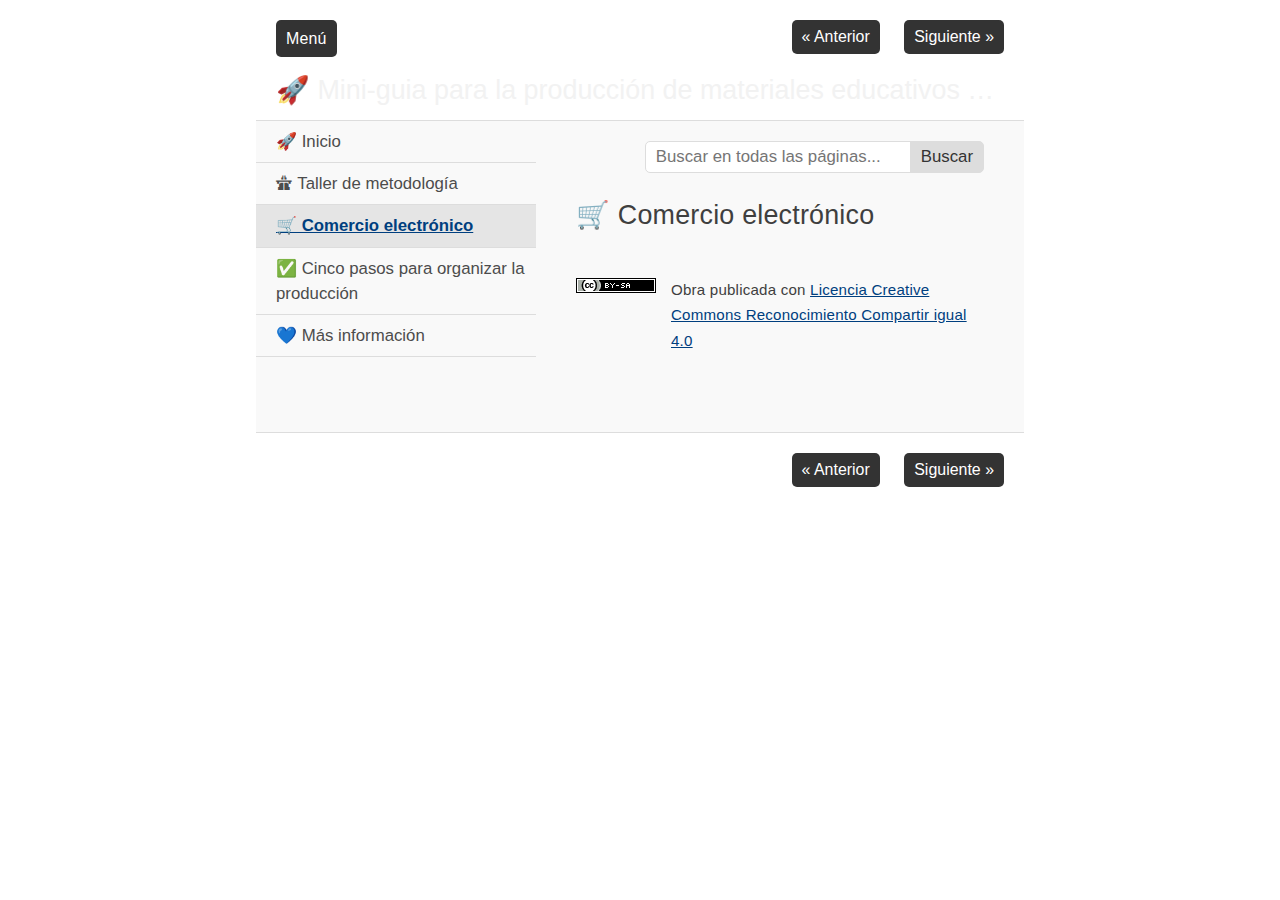
<file: _comercio_electrnico.html>
<!doctype html>
<html lang="es">
<head>
<link rel="stylesheet" type="text/css" href="base.css" />
<link rel="stylesheet" type="text/css" href="content.css" />
<link rel="stylesheet" type="text/css" href="nav.css" />
<meta http-equiv="content-type" content="text/html;  charset=utf-8" />
<title>🛒 Comercio electrónico | 🚀 Mini-guia para la producción de materiales educativos hipermediales </title>
<link rel="shortcut icon" href="favicon.ico" type="image/x-icon" />
<meta name="author" content="FyPE - FCE UNC" />
<link rel="license" type="text/html" href="http://creativecommons.org/licenses/by-sa/4.0/" />
<meta name="generator" content="eXeLearning 2.8 - exelearning.net" />
<!--[if lt IE 9]><script type="text/javascript" src="exe_html5.js"></script><![endif]-->
<script type="text/javascript" src="exe_jquery.js"></script>
<script type="text/javascript" src="common_i18n.js"></script>
<script type="text/javascript" src="common.js"></script>
<meta name="viewport" content="width=device-width, initial-scale=1" />
    </head>
<body class="exe-web-site exe-search-bar" id="exe-node-5"><script type="text/javascript">document.body.className+=" js"</script>
<div id="content">
<p id="skipNav"><a href="#main" class="sr-av">Saltar la navegación</a></p>
<header id="header" ><div id="headerContent">🚀 Mini-guia para la producción de materiales educativos hipermediales</div></header>
<nav id="siteNav">
<ul>
   <li><a href="index.html" class="daddy main-node">🚀 Inicio</a></li>
   <li><a href="_taller_de_metodologa.html" class="no-ch">🛣 Taller de metodología</a></li>
   <li id="active"><a href="_comercio_electrnico.html" class="active no-ch">🛒 Comercio electrónico</a></li>
   <li><a href="_cinco_pasos_para_organizar_la_produccin.html" class="daddy">✅ Cinco pasos para organizar la producción</a>
   <ul class="other-section">
      <li><a href="_1_definir_el_contenido_y_los_objetivos.html" class="no-ch">🎯 1. Definir el contenido y los objetivos</a></li>
      <li><a href="_2_disear_la_arquitectura_de_la_informacin.html" class="no-ch">🗺 2. Diseñar la arquitectura de la información</a></li>
      <li><a href="_3_modelar_la_interaccin.html" class="no-ch">🖖 3. Modelar la interacción</a></li>
      <li><a href="_4_disear_la_presentacin.html" class="no-ch">🎨 4. Diseñar la presentación</a></li>
      <li><a href="_5_probar_y_corregir.html" class="no-ch">🧪 5. Probar y corregir</a></li>
   </ul>
   </li>
   <li><a href="_ms_informacin.html" class="no-ch">💙 Más información</a></li>
</ul>
</nav>
<div id='topPagination'>
<nav class="pagination noprt">
<a href="_taller_de_metodologa.html" class="prev"><span><span>&laquo; </span>Anterior</span></a> <span class="sep">| </span><a href="_cinco_pasos_para_organizar_la_produccin.html" class="next"><span>Siguiente<span> &raquo;</span></span></a>
</nav>
</div>
<div id="main-wrapper">
<section id="main">
<header id="nodeDecoration"><h1 id="nodeTitle">🛒 Comercio electrónico</h1></header>
<div id="packageLicense" class="cc cc-by-sa">
<p><span>Obra publicada con</span> <a rel="license" href="http://creativecommons.org/licenses/by-sa/4.0/">Licencia Creative Commons Reconocimiento Compartir igual 4.0</a></p>
</div>
</section>
</div>
<div id='bottomPagination'>
<nav class="pagination noprt">
<a href="_taller_de_metodologa.html" class="prev"><span><span>&laquo; </span>Anterior</span></a> <span class="sep">| </span><a href="_cinco_pasos_para_organizar_la_produccin.html" class="next"><span>Siguiente<span> &raquo;</span></span></a>
</nav>
</div>
</div>
<script type="text/javascript" src="_style_js.js"></script></body></html>
</file>
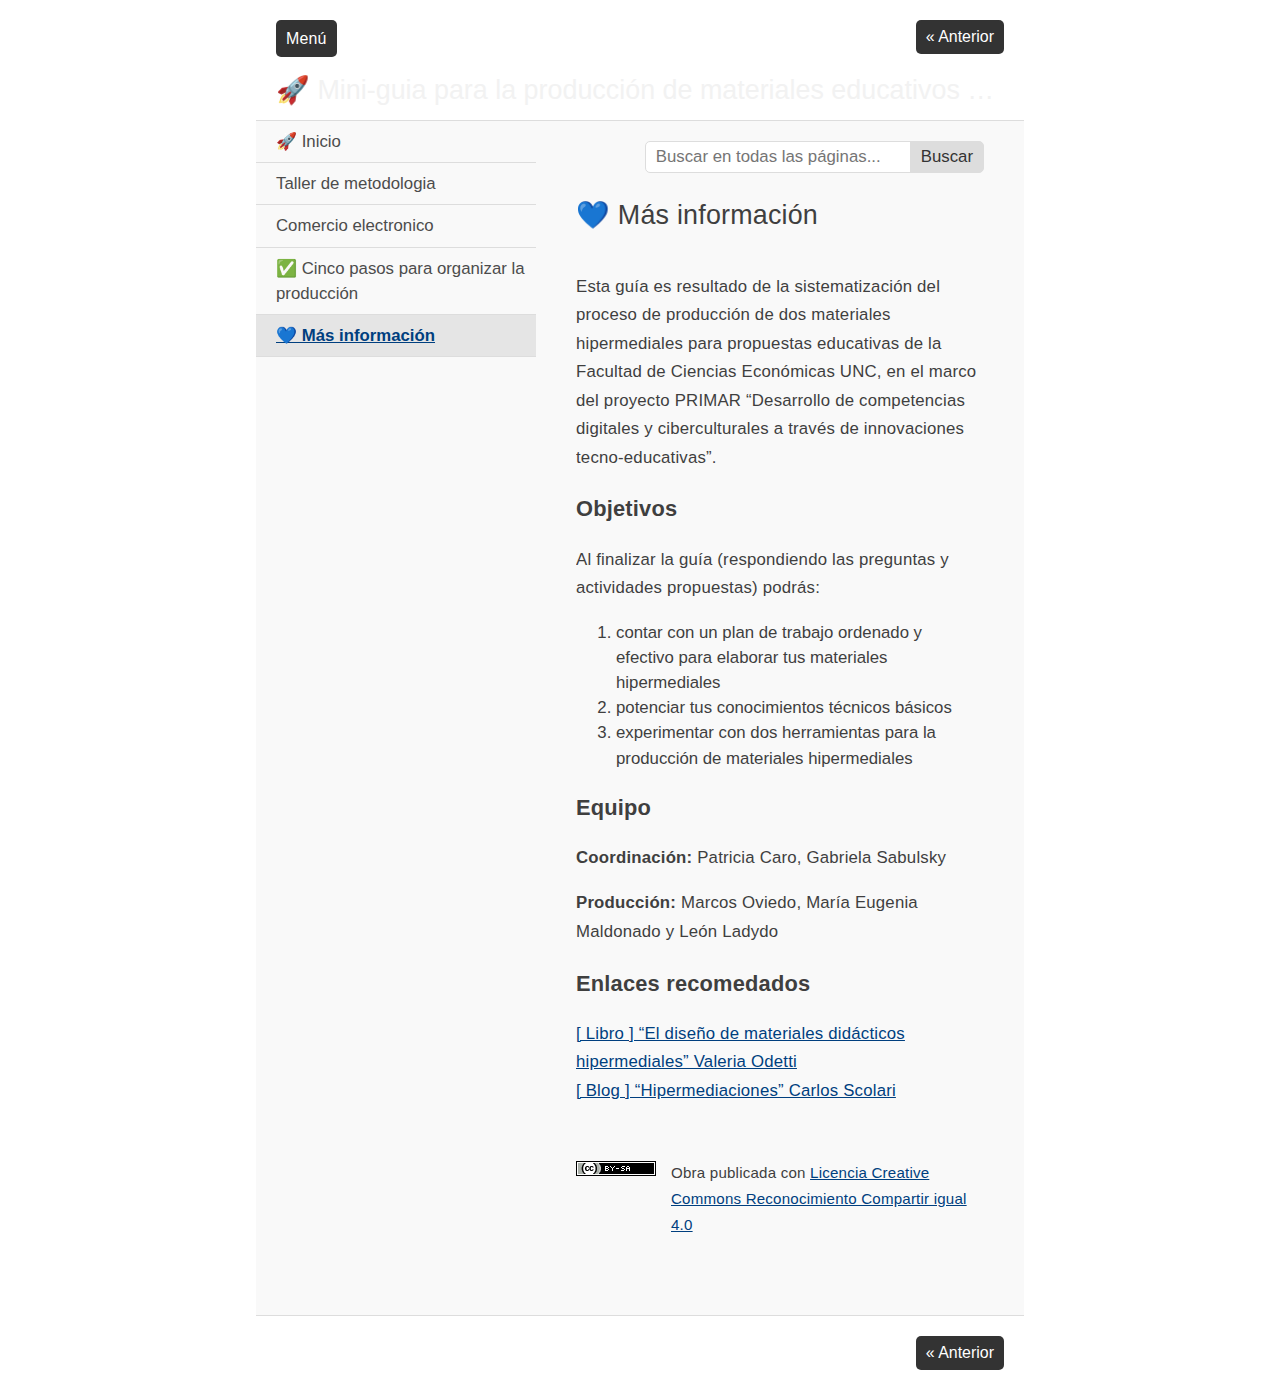
<file: _ms_informacin.html>
<!doctype html>
<html lang="es">
<head>
<link rel="stylesheet" type="text/css" href="base.css" />
<link rel="stylesheet" type="text/css" href="content.css" />
<link rel="stylesheet" type="text/css" href="nav.css" />
<meta http-equiv="content-type" content="text/html;  charset=utf-8" />
<title>💙 Más información | 🚀 Mini-guia para la producción de materiales educativos hipermediales </title>
<link rel="shortcut icon" href="favicon.ico" type="image/x-icon" />
<meta name="author" content="FyPE - FCE UNC" />
<link rel="license" type="text/html" href="http://creativecommons.org/licenses/by-sa/4.0/" />
<meta name="generator" content="eXeLearning 2.8 - exelearning.net" />
<!--[if lt IE 9]><script type="text/javascript" src="exe_html5.js"></script><![endif]-->
<script type="text/javascript" src="exe_jquery.js"></script>
<script type="text/javascript" src="common_i18n.js"></script>
<script type="text/javascript" src="common.js"></script>
<meta name="viewport" content="width=device-width, initial-scale=1" />
    </head>
<body class="exe-web-site exe-search-bar" id="exe-node-3"><script type="text/javascript">document.body.className+=" js"</script>
<div id="content">
<p id="skipNav"><a href="#main" class="sr-av">Saltar la navegación</a></p>
<header id="header" ><div id="headerContent">🚀 Mini-guia para la producción de materiales educativos hipermediales</div></header>
<nav id="siteNav">
<ul>
   <li><a href="index.html" class="daddy main-node">🚀 Inicio</a></li>
   <li><a href="taller_de_metodologia.html" class="no-ch">Taller de metodologia</a></li>
   <li><a href="comercio_electronico.html" class="no-ch">Comercio electronico</a></li>
   <li><a href="_cinco_pasos_para_organizar_la_produccin.html" class="daddy">✅ Cinco pasos para organizar la producción</a>
   <ul class="other-section">
      <li><a href="_1_definir_el_contenido_y_los_objetivos.html" class="no-ch">🎯 1. Definir el contenido y los objetivos</a></li>
      <li><a href="_2_disear_la_arquitectura_de_la_informacin.html" class="no-ch">🗺 2. Diseñar la arquitectura de la información</a></li>
      <li><a href="_3_modelar_la_interaccin.html" class="no-ch">🖖 3. Modelar la interacción</a></li>
      <li><a href="_4_disear_la_presentacin.html" class="no-ch">🎨 4. Diseñar la presentación</a></li>
      <li><a href="_5_probar_y_corregir.html" class="no-ch">🧪 5. Probar y corregir</a></li>
   </ul>
   </li>
   <li id="active"><a href="_ms_informacin.html" class="active no-ch">💙 Más información</a></li>
</ul>
</nav>
<div id='topPagination'>
<nav class="pagination noprt">
<a href="_5_probar_y_corregir.html" class="prev"><span><span>&laquo; </span>Anterior</span></a>
</nav>
</div>
<div id="main-wrapper">
<section id="main">
<header id="nodeDecoration"><h1 id="nodeTitle">💙 Más información</h1></header>
<article class="iDevice_wrapper textIdevice" id="id10">
<div class="iDevice emphasis0" >
<div id="ta10_133_2" class="block iDevice_content">
<div class="exe-text"><p>Esta guía es resultado de la sistematización del proceso de producción de dos materiales hipermediales para propuestas educativas de la Facultad de Ciencias Económicas UNC, en el marco del proyecto PRIMAR “Desarrollo de competencias digitales y ciberculturales a través de innovaciones tecno-educativas”.</p>
<p></p>
<h2>Objetivos</h2>
<p>Al finalizar la guía (respondiendo las preguntas y actividades propuestas) podrás:</p>
<ol>
<li>contar con un plan de trabajo ordenado y efectivo para elaborar tus materiales hipermediales</li>
<li>potenciar tus conocimientos técnicos básicos</li>
<li>experimentar con dos herramientas para la producción de materiales hipermediales</li>
</ol>
<h2></h2>
<h2>Equipo</h2>
<p><strong>Coordinación:</strong> Patricia Caro, Gabriela Sabulsky</p>
<p><strong>Producción:</strong> Marcos Oviedo, María Eugenia Maldonado y León Ladydo</p>
<p></p>
<h2>Enlaces recomedados</h2>
<p><a href="https://www.teseopress.com/materialesdidacticoshipermediales/chapter/81/" target="_blank" rel="noopener">[ Libro ] “El diseño de materiales didácticos hipermediales” Valeria Odetti</a><br /><a href="https://hipermediaciones.com/" target="_blank" rel="noopener">[ Blog ] “Hipermediaciones” Carlos Scolari</a></p></div>
</div>
</div>
</article>
<div id="packageLicense" class="cc cc-by-sa">
<p><span>Obra publicada con</span> <a rel="license" href="http://creativecommons.org/licenses/by-sa/4.0/">Licencia Creative Commons Reconocimiento Compartir igual 4.0</a></p>
</div>
</section>
</div>
<div id='bottomPagination'>
<nav class="pagination noprt">
<a href="_5_probar_y_corregir.html" class="prev"><span><span>&laquo; </span>Anterior</span></a>
</nav>
</div>
</div>
<script type="text/javascript" src="_style_js.js"></script></body></html>
</file>
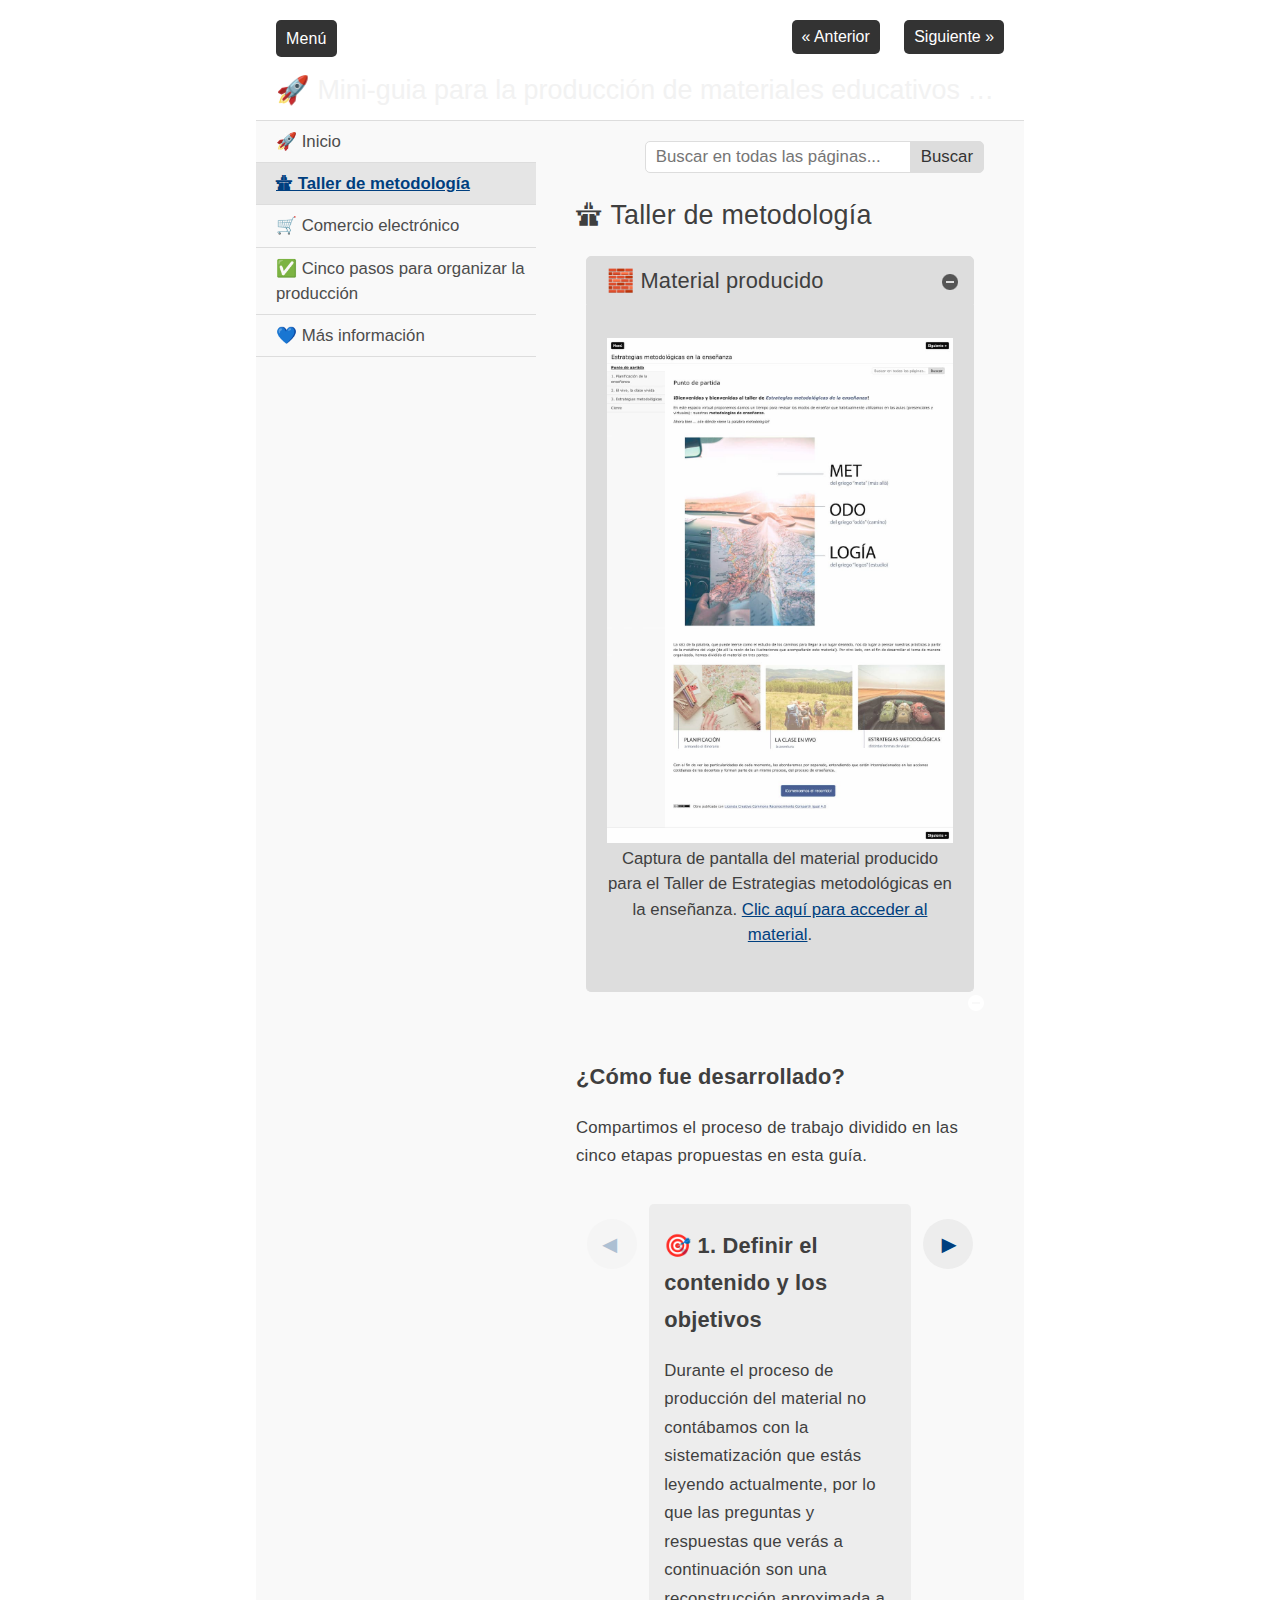
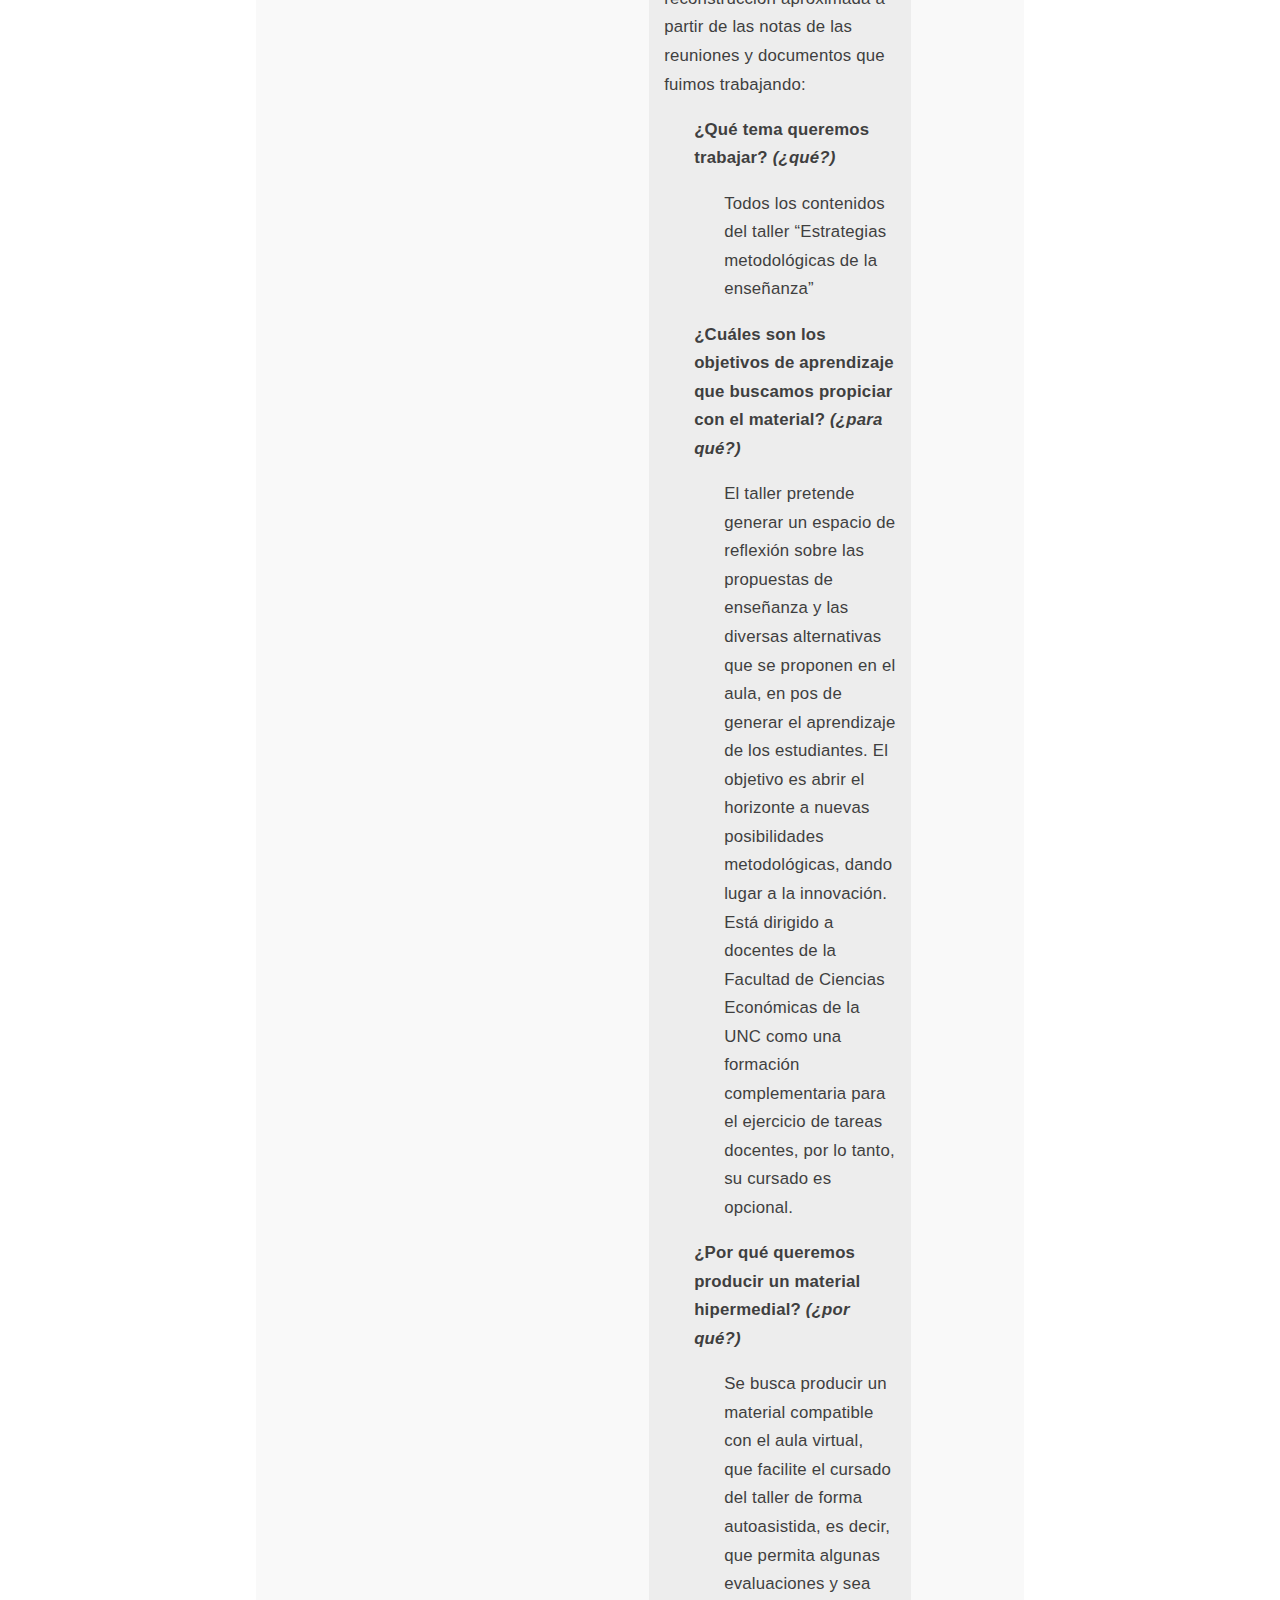
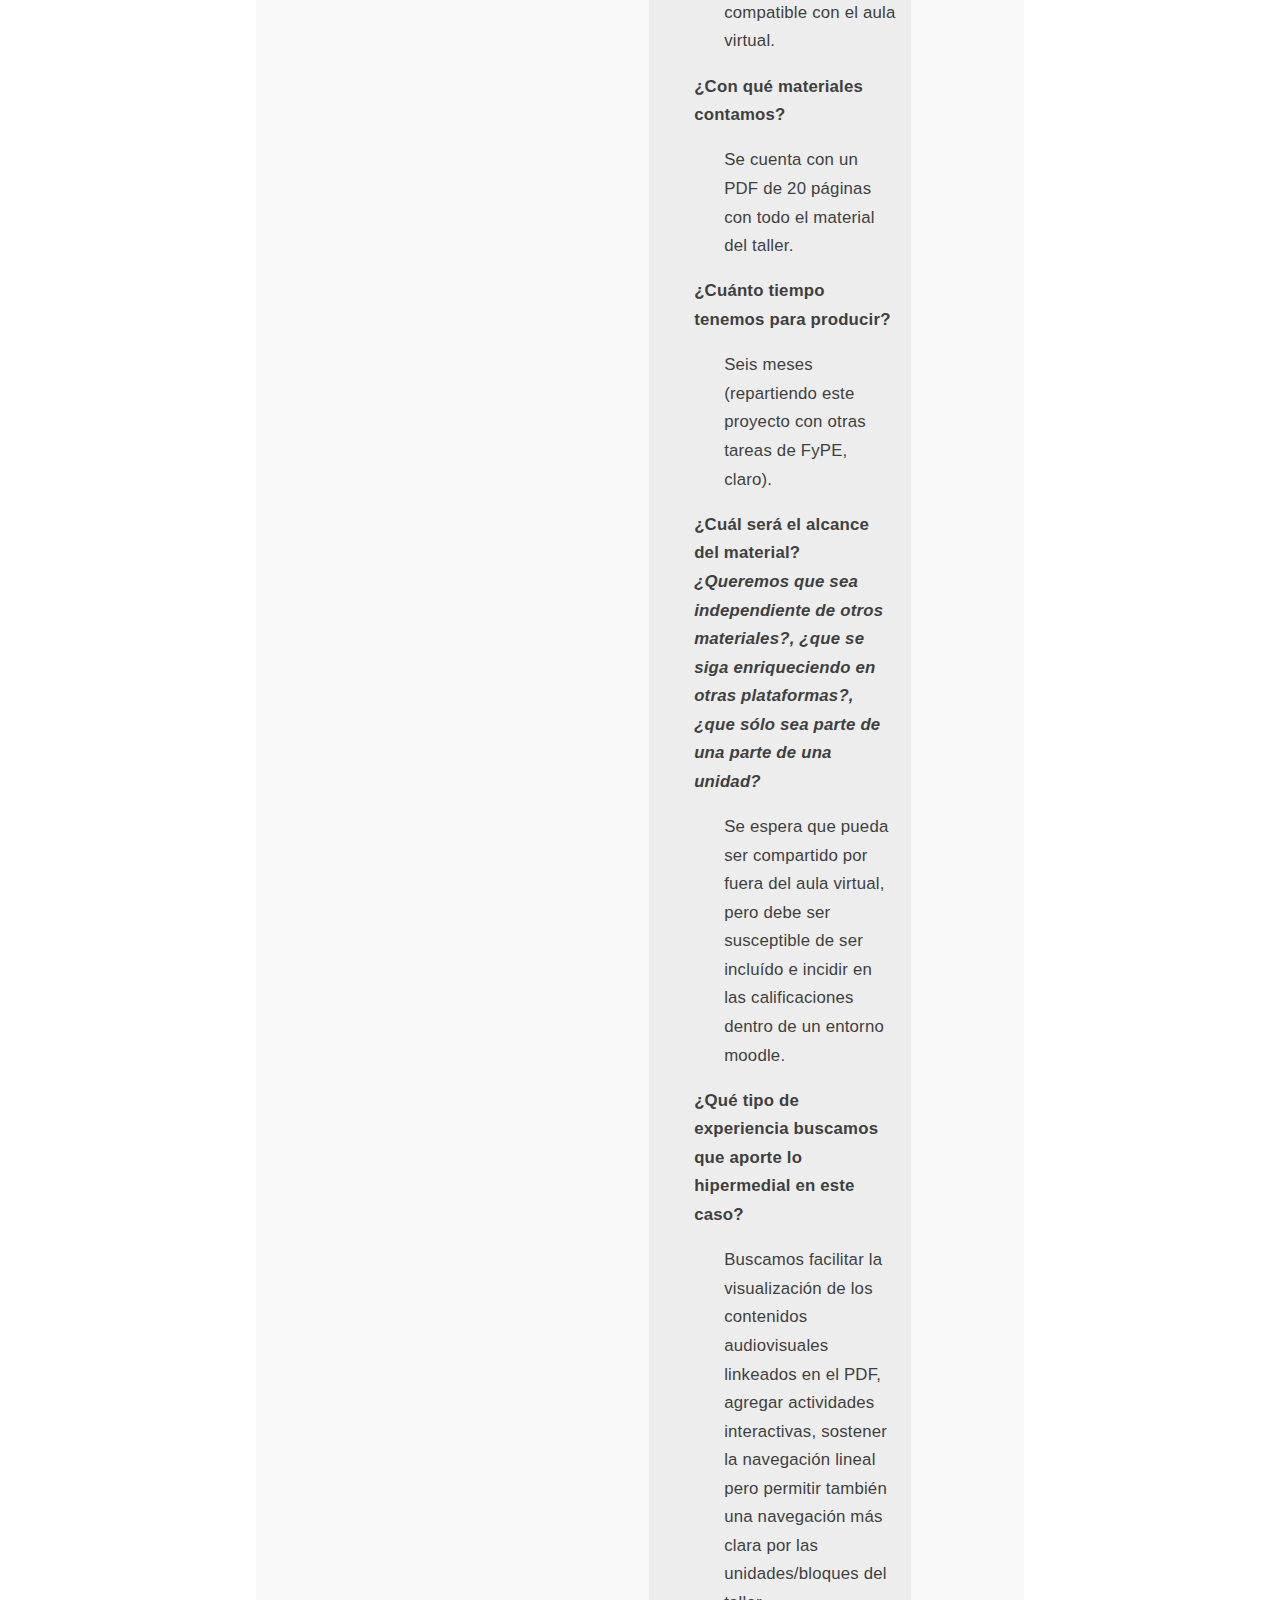
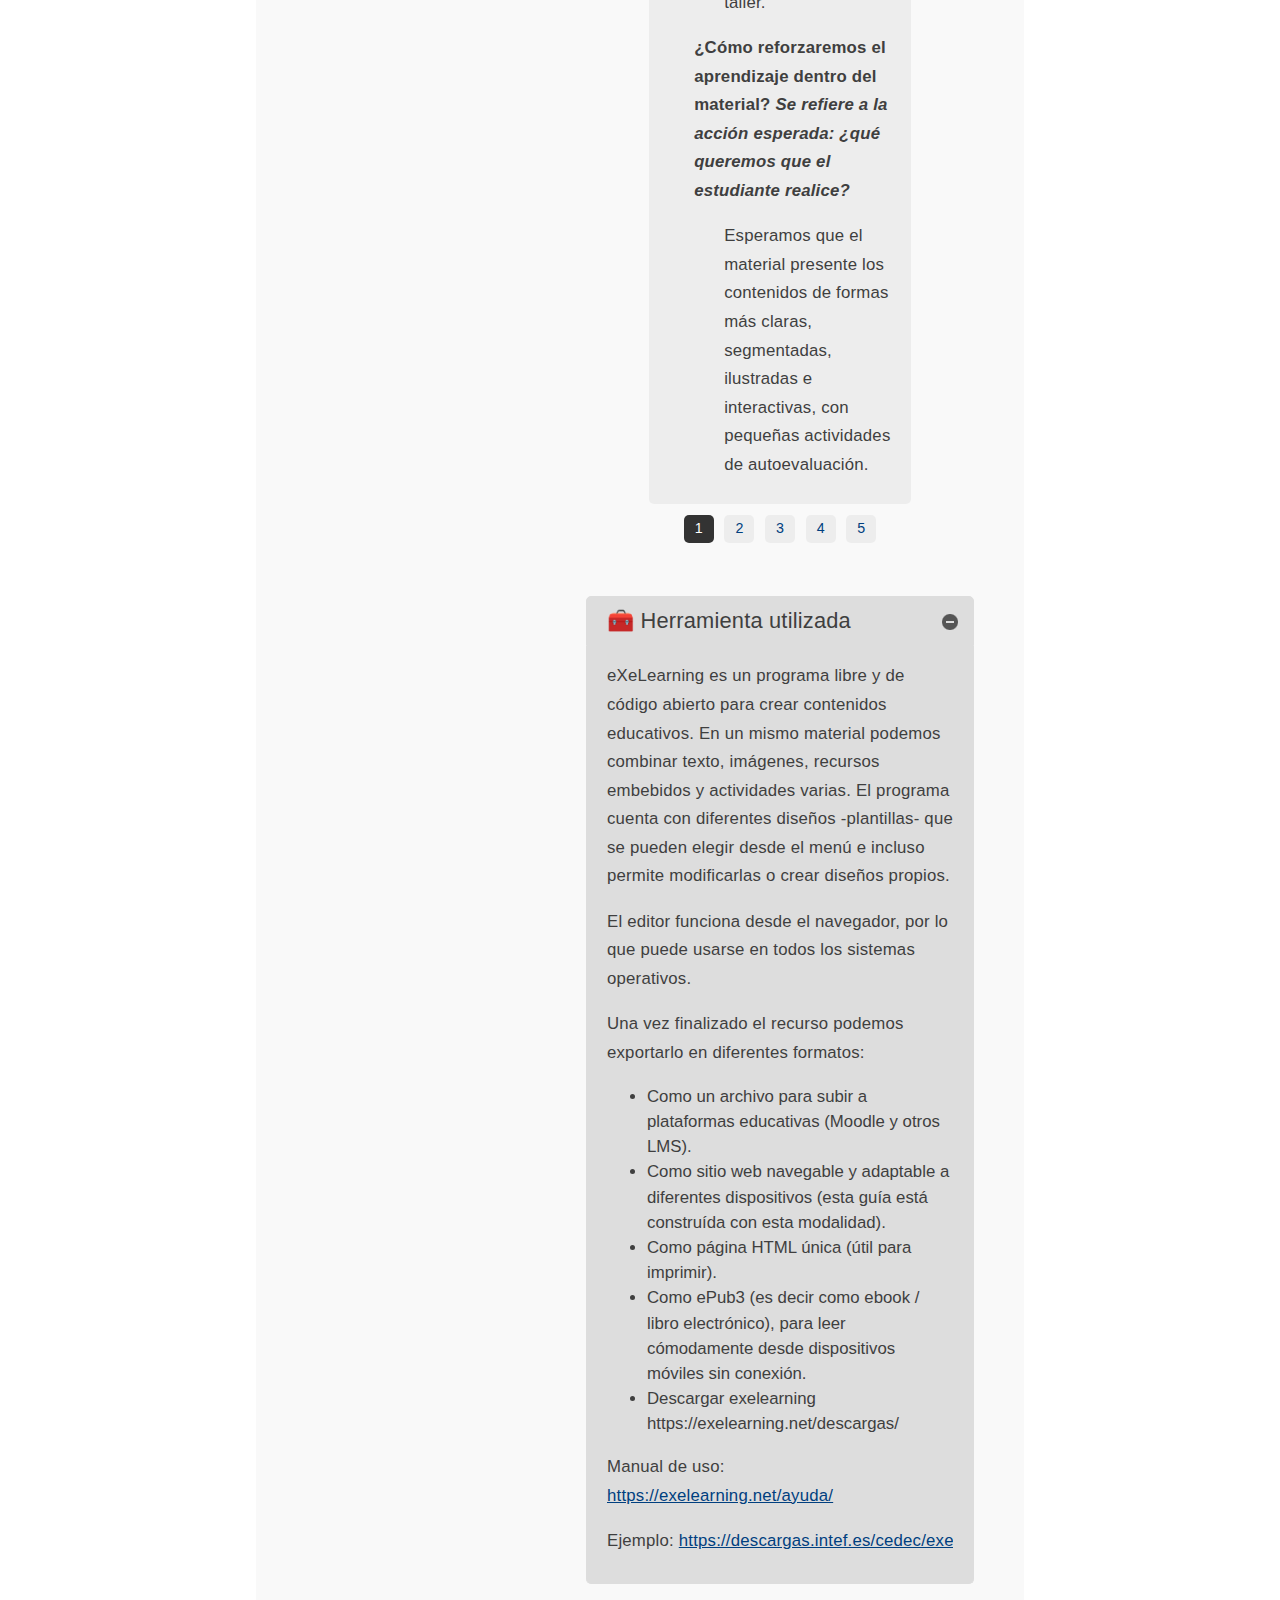
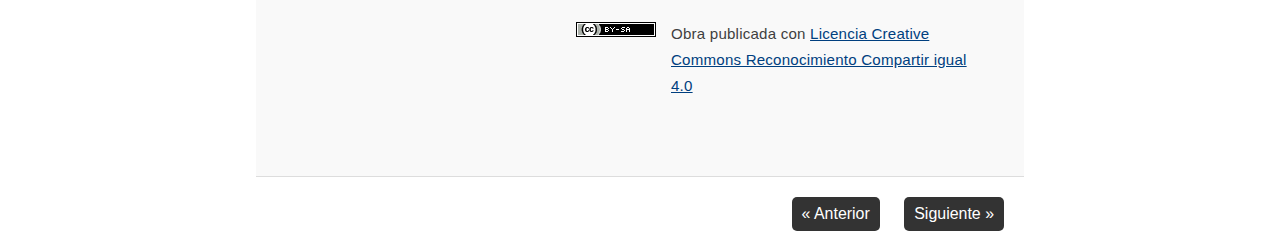
<file: _taller_de_metodologa.html>
<!doctype html>
<html lang="es">
<head>
<link rel="stylesheet" type="text/css" href="base.css" />
<link rel="stylesheet" type="text/css" href="exe_effects.css" />
<link rel="stylesheet" type="text/css" href="content.css" />
<link rel="stylesheet" type="text/css" href="nav.css" />
<meta http-equiv="content-type" content="text/html;  charset=utf-8" />
<title>🛣 Taller de metodología | 🚀 Mini-guia para la producción de materiales educativos hipermediales </title>
<link rel="shortcut icon" href="favicon.ico" type="image/x-icon" />
<meta name="author" content="FyPE - FCE UNC" />
<link rel="license" type="text/html" href="http://creativecommons.org/licenses/by-sa/4.0/" />
<meta name="generator" content="eXeLearning 2.8 - exelearning.net" />
<!--[if lt IE 9]><script type="text/javascript" src="exe_html5.js"></script><![endif]-->
<script type="text/javascript" src="exe_jquery.js"></script>
<script type="text/javascript" src="exe_effects.js"></script>
<script type="text/javascript" src="common_i18n.js"></script>
<script type="text/javascript" src="common.js"></script>
<meta name="viewport" content="width=device-width, initial-scale=1" />
    </head>
<body class="exe-web-site exe-search-bar" id="exe-node-1"><script type="text/javascript">document.body.className+=" js"</script>
<div id="content">
<p id="skipNav"><a href="#main" class="sr-av">Saltar la navegación</a></p>
<header id="header" ><div id="headerContent">🚀 Mini-guia para la producción de materiales educativos hipermediales</div></header>
<nav id="siteNav">
<ul>
   <li><a href="index.html" class="daddy main-node">🚀 Inicio</a></li>
   <li id="active"><a href="_taller_de_metodologa.html" class="active no-ch">🛣 Taller de metodología</a></li>
   <li><a href="_comercio_electrnico.html" class="no-ch">🛒 Comercio electrónico</a></li>
   <li><a href="_cinco_pasos_para_organizar_la_produccin.html" class="daddy">✅ Cinco pasos para organizar la producción</a>
   <ul class="other-section">
      <li><a href="_1_definir_el_contenido_y_los_objetivos.html" class="no-ch">🎯 1. Definir el contenido y los objetivos</a></li>
      <li><a href="_2_disear_la_arquitectura_de_la_informacin.html" class="no-ch">🗺 2. Diseñar la arquitectura de la información</a></li>
      <li><a href="_3_modelar_la_interaccin.html" class="no-ch">🖖 3. Modelar la interacción</a></li>
      <li><a href="_4_disear_la_presentacin.html" class="no-ch">🎨 4. Diseñar la presentación</a></li>
      <li><a href="_5_probar_y_corregir.html" class="no-ch">🧪 5. Probar y corregir</a></li>
   </ul>
   </li>
   <li><a href="_ms_informacin.html" class="no-ch">💙 Más información</a></li>
</ul>
</nav>
<div id='topPagination'>
<nav class="pagination noprt">
<a href="index.html" class="prev"><span><span>&laquo; </span>Anterior</span></a> <span class="sep">| </span><a href="_comercio_electrnico.html" class="next"><span>Siguiente<span> &raquo;</span></span></a>
</nav>
</div>
<div id="main-wrapper">
<section id="main">
<header id="nodeDecoration"><h1 id="nodeTitle">🛣 Taller de metodología</h1></header>
<article class="iDevice_wrapper textIdevice em_iDevice" id="id11">
<div class="iDevice emphasis1" >
<header class="iDevice_header iDevice_header_noIcon"><h1 class="iDeviceTitle">🧱 Material producido</h1></header>
<div class="iDevice_inner">
<div class="iDevice_content_wrapper">
<div id="ta11_134_2" class="block iDevice_content">
<div class="exe-text"><figure class="exe-figure exe-image license-custom position-center" style="width: 1000px; text-align: center;"><a href="https://marcuse99.gitlab.io/estrategias-metodologicas/web/" target="_blank" class="author" rel="noopener"><img src="screen-metodo.jpg" alt="Captura de pantalla del material" title="Captura de pantalla del material" style="display: block; margin-left: auto; margin-right: auto;" width="601" height="876" /></a>
<figcaption class="figcaption">Captura de pantalla del material producido para el Taller de Estrategias metodológicas en la enseñanza. <a href="https://marcuse99.gitlab.io/estrategias-metodologicas/web/" target="_blank" class="author" rel="noopener">Clic aquí para acceder al material</a>.</figcaption>
</figure></div>
</div>
</div>
</div>
</div>
</article>
<article class="iDevice_wrapper textIdevice" id="id12">
<div class="iDevice emphasis0" >
<div id="ta12_135_2" class="block iDevice_content">
<div class="exe-text"><h2>¿Cómo fue desarrollado?</h2>
<p>Compartimos el proceso de trabajo dividido en las cinco etapas propuestas en esta guía.</p>
<div class="exe-fx exe-carousel">
<h2>🎯 1. Definir el contenido y los objetivos</h2>
<p>Durante el proceso de producción del material no contábamos con la sistematización que estás leyendo actualmente, por lo que las preguntas y respuestas que verás a continuación son una reconstrucción aproximada a partir de las notas de las reuniones y documentos que fuimos trabajando:</p>
<p style="padding-left: 30px;"><strong>¿Qué tema queremos trabajar?<em> (¿qué?)</em></strong></p>
<p style="padding-left: 60px;">Todos los contenidos del taller “Estrategias metodológicas de la enseñanza”</p>
<p style="padding-left: 30px;"><strong>¿Cuáles son los objetivos de aprendizaje que buscamos propiciar con el material? <em>(¿para qué?)</em></strong></p>
<p style="padding-left: 60px;">El taller pretende generar un espacio de reflexión sobre las propuestas de enseñanza y las diversas alternativas que se proponen en el aula, en pos de generar el aprendizaje de los estudiantes. El objetivo es abrir el horizonte a nuevas posibilidades metodológicas, dando lugar a la innovación. Está dirigido a docentes de la Facultad de Ciencias Económicas de la UNC como una formación complementaria para el ejercicio de tareas docentes, por lo tanto, su cursado es opcional.</p>
<p style="padding-left: 30px;"><strong>¿Por qué queremos producir un material hipermedial?<em> (¿por qué?)</em></strong></p>
<p style="padding-left: 60px;">Se busca producir un material compatible con el aula virtual, que facilite el cursado del taller de forma autoasistida, es decir, que permita algunas evaluaciones y sea compatible con el aula virtual.</p>
<p style="padding-left: 30px;"><strong>¿Con qué materiales contamos?</strong></p>
<p style="padding-left: 60px;">Se cuenta con un PDF de 20 páginas con todo el material del taller.</p>
<p style="padding-left: 30px;"><strong>¿Cuánto tiempo tenemos para producir?</strong></p>
<p style="padding-left: 60px;">Seis meses (repartiendo este proyecto con otras tareas de FyPE, claro).</p>
<p style="padding-left: 30px;"><strong>¿Cuál será el alcance del material? <em>¿Queremos que sea independiente de otros materiales?, ¿que se siga enriqueciendo en otras plataformas?, ¿que sólo sea parte de una parte de una unidad?</em></strong></p>
<p style="padding-left: 60px;">Se espera que pueda ser compartido por fuera del aula virtual, pero debe ser susceptible de ser incluído e incidir en las calificaciones dentro de un entorno moodle.</p>
<p style="padding-left: 30px;"><strong>¿Qué tipo de experiencia buscamos que aporte lo hipermedial en este caso?</strong></p>
<p style="padding-left: 60px;">Buscamos facilitar la visualización de los contenidos audiovisuales linkeados en el PDF, agregar actividades interactivas, sostener la navegación lineal pero permitir también una navegación más clara por las unidades/bloques del taller.</p>
<p style="padding-left: 30px;"><strong>¿Cómo reforzaremos el aprendizaje dentro del material? <em>Se refiere a la acción esperada: ¿qué queremos que el estudiante realice?</em></strong></p>
<p style="padding-left: 60px;">Esperamos que el material presente los contenidos de formas más claras, segmentadas, ilustradas e interactivas, con pequeñas actividades de autoevaluación.</p>
<h2>🗺 2. Diseñar la arquitectura de la información</h2>
<p>Partimos de un material en formato <a href="https://drive.google.com/file/d/1Ol8A0qc79-17doHSOlg-Bzbedos2WmTu/view?pli=1" target="_blank" rel="noopener">PDF de 20 páginas</a> que contiene la totalidad de los contenidos del taller. Está dividido en:</p>
<ul>
<li>introducción,</li>
<li>tres bloques de contenido y</li>
<li>una actividad práctica.</li>
</ul>
<p><img src="pdf-indice-metodologia.jpg" alt="indicie del PDF original" title="indicie del PDF original" style="vertical-align: middle;" width="1000" height="917" /></p>
<p>Consideramos que el material está claramente estructurado, y acompaña de manera orgánica la estructura del taller presencial (tres clases y una actividad), por lo que no proponemos un cambio en su arquitectura básica.</p>
<p>A partir de allí, fuimos clasificando los contenidos y bocetando mejor un mapa del material a producir:</p>
<p><img src="mapa-metodo.jpg" alt="mapa conceptual de la arquitectura propuesta" title="mapa conceptual de la arquitectura propuesta" width="1042" height="959" /></p>
<h2>🖖 3. Modelar la interacción</h2>
<p>Revisando los contenidos en profundidad vimos que el índice del material:</p>
<p><strong>no tenía enlaces internos que permitieran saltar rápidamente a los distintos capítulos del documento</strong>,</p>
<p>que presentaba varios <strong>enlaces a videos</strong> de youtube,</p>
<p><img src="enlace-yt.jpg" alt="enlaces a video en pdf" title="enlaces a video en pdf" width="533" height="206" /></p>
<p>y presentaba una serie de fotografías de apuntes que no alcanzaban a leerse.</p>
<p><img src="imagen-notas.jpg" alt="fotos ilegibles" title="fotos ilegibles" width="901" height="588" /></p>
<p>A partir de aquí, la primera decisión fue procurar que el usuario pudiera saltar de un punto a otro del material con facilidad y tener una experiencia completa de los contenidos sin la necesidad de abandonar el material. Es decir, el material debía permitir ver todos los videos y fotos en el mismo lugar y de la mejor manera posible, y debía facilitar un menú siempre visible para navegar rápidamente a las distintas secciones y subsecciones.</p>
<p>Se pensó sumar también algunos ejercicios simples (multiple choice, verdaderos y falsos) al finalizar cada sección como pequeñas autoevaluaciones. Este punto se dejó para una futura edición.</p>
<p>A partir de lo comentado, elegimos trabajar con la herramienta <strong>eXelearning</strong>. Este editor cumplía todos los requisitos aquí mencionados y además nos permitía exportar para utilizar en entornos virtuales de enseñanza (como paquete SCORM) y, sin mayor esfuerzo, como una página web autónoma (en formato HTML) con la idea (ya mencionada en los objetivos) de que material pudiese estar disponible de manera abierta por fuera del aula virtual y sin disminuir la calidad de la experiencia.</p>
<p></p>
<h2>🎨 4. Diseñar la presentación</h2>
<p>Para el diseño del material nos propusimos generar una interfaz luminosa con mucho aire, que de la sensación de calma y creatividad (situación ideal para responder a las consignas que se presentan en el material). Nos propusimos también acompañar con imágenes en tonos pasteles. En primer momento trabajando la idea de un taller de arte (asemejando la planificación de una clase con la producción de una obra de arte).</p>
<p></p>
<p>Se propuso a su vez una versión imprimible con espacio para apuntes, y que cuenta con la Ficha de la actividad final con los espacios debidamente consignados. Referencia: cuadernillo de Las Olas, el Gato y la Caja (2022).</p>
<p>El objetivo es diseñar un espacio de “retiro espiritual virtual”, una interfaz que transmita calma, propicie la reflexión, la creatividad y genere el deseo de regresar (o tener el material a mano) para inspirarse en la preparación de las clases. Pero esta interfaz requería un proceso creativo bastante largo y complejo, y entendimos que debía ser un material que pudiera ser replicable en otras instancias académicas.</p>
<p></p>
<h2>🧪 5. Probar y corregir</h2>
<p>Para esta etapa se diseñó un testeo del material que consistía en registrar la experiencia de tres personas navegando por el material libremente, luego solicitándoles realizar tres o cuatro tareas específicas (relacionadas a los objetivos del material) y luego entrevistarles con algunas preguntas específicas y dando lugar a sus comentarios.</p>
<p>Le hicieron tres entrevistas, una por persona con distintos perfiles: docente, profesional de la educación y estudiante.</p>
<p>La modalidad fue por videoconferencia, lo que facilitó ver y grabar la pantalla de cada usuario.</p>
<p>En este caso detectamos que:</p>
<p>[x] Los nombres de bloques en el menú diferían a los mostrados en la página 1 (corregido)<br />[x] No se hacía evidente que las imágenes del inicio tenían enlaces (corregido)<br />[x] Las citas en la sección “El vivo la clase vivida” podían mostrarse mejor (corregido)<br />[x] La imagen del capítulo final se ve demasiado grande (corregido)<br />[ ] El cierre queda un poco seco, sería mejor agregar una pequeña síntesis que retome lo abordado.<br />También se recibieron comentarios positivos que destacaron:</p>
<p>“es un formato interesante para materias largas” “es muy clara y simple la navegación” “está bueno para el desarrollo de bolillas, o presentar síntesis y temas principales” “está buena la caja de búsqueda”<br />Por lo comentado, pudimos hacer una rápida corrección de algunos puntos importantes y valoramos que el material ya está en condiciones para ser usado.</p>
</div>
<p></p></div>
</div>
</div>
</article>
<article class="iDevice_wrapper textIdevice em_iDevice" id="id13">
<div class="iDevice emphasis1" >
<header class="iDevice_header iDevice_header_noIcon"><h1 class="iDeviceTitle">🧰 Herramienta utilizada</h1></header>
<div class="iDevice_inner">
<div class="iDevice_content_wrapper">
<div id="ta13_136_2" class="block iDevice_content">
<div class="exe-text"><p>eXeLearning es un programa libre y de código abierto para crear contenidos educativos. En un mismo material podemos combinar texto, imágenes, recursos embebidos y actividades varias. El programa cuenta con diferentes diseños -plantillas- que se pueden elegir desde el menú e incluso permite modificarlas o crear diseños propios.</p>
<p>El editor funciona desde el navegador, por lo que puede usarse en todos los sistemas operativos.</p>
<p>Una vez finalizado el recurso podemos exportarlo en diferentes formatos:</p>
<ul>
<li>Como un archivo para subir a plataformas educativas (Moodle y otros LMS).</li>
<li>Como sitio web navegable y adaptable a diferentes dispositivos (esta guía está construída con esta modalidad).</li>
<li>Como página HTML única (útil para imprimir).</li>
<li>Como ePub3 (es decir como ebook / libro electrónico), para leer cómodamente desde dispositivos móviles sin conexión.</li>
<li>Descargar exelearning https://exelearning.net/descargas/</li>
</ul>
<p>Manual de uso: <a href="https://exelearning.net/ayuda/" target="_blank" rel="noopener">https://exelearning.net/ayuda/</a></p>
<p>Ejemplo: <a href="https://descargas.intef.es/cedec/exe_learning/Manuales/manual_exe28/" target="_blank" rel="noopener">https://descargas.intef.es/cedec/exe_learning/Manuales/manual_exe28/</a></p></div>
</div>
</div>
</div>
</div>
</article>
<div id="packageLicense" class="cc cc-by-sa">
<p><span>Obra publicada con</span> <a rel="license" href="http://creativecommons.org/licenses/by-sa/4.0/">Licencia Creative Commons Reconocimiento Compartir igual 4.0</a></p>
</div>
</section>
</div>
<div id='bottomPagination'>
<nav class="pagination noprt">
<a href="index.html" class="prev"><span><span>&laquo; </span>Anterior</span></a> <span class="sep">| </span><a href="_comercio_electrnico.html" class="next"><span>Siguiente<span> &raquo;</span></span></a>
</nav>
</div>
</div>
<script type="text/javascript" src="_style_js.js"></script></body></html>
</file>
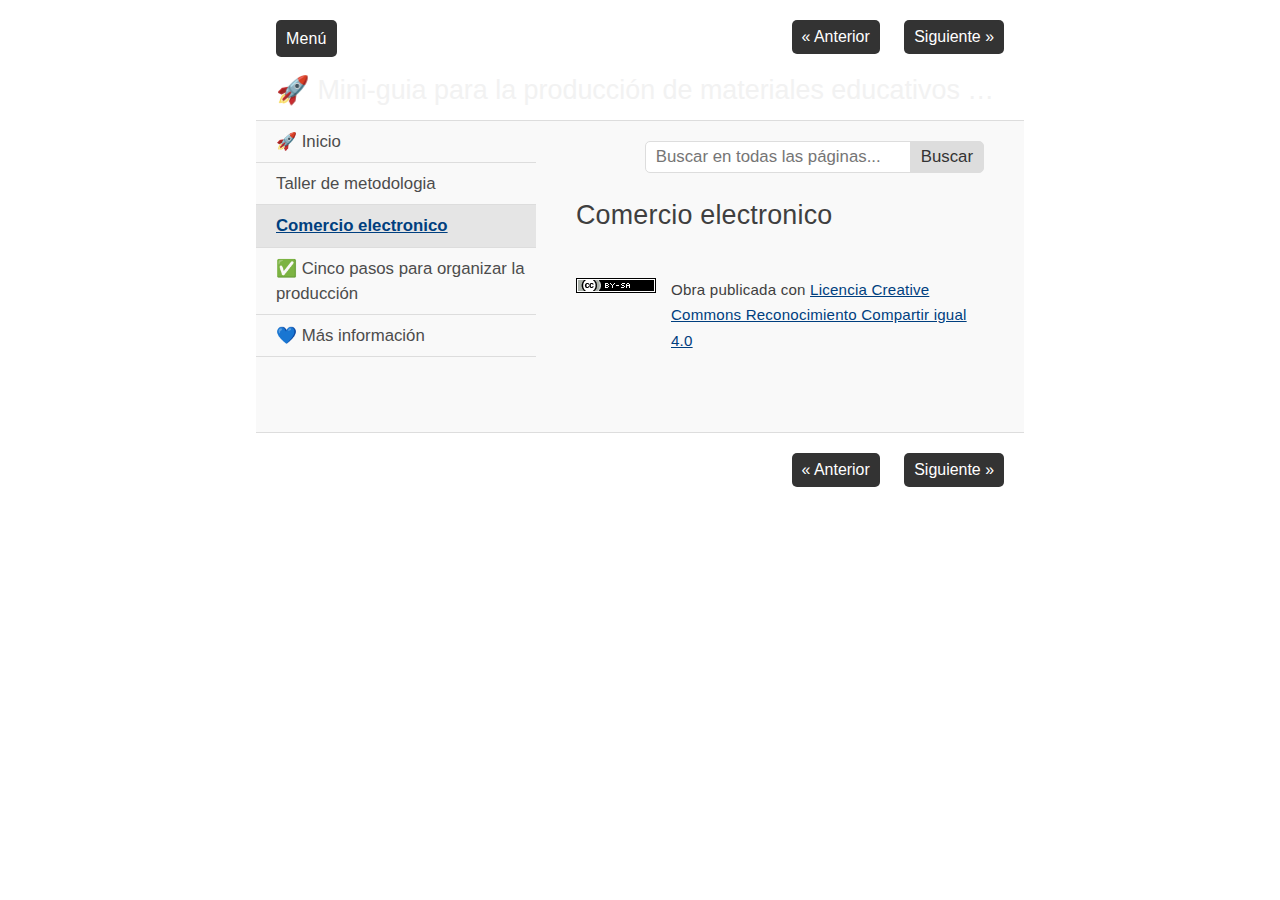
<file: comercio_electronico.html>
<!doctype html>
<html lang="es">
<head>
<link rel="stylesheet" type="text/css" href="base.css" />
<link rel="stylesheet" type="text/css" href="content.css" />
<link rel="stylesheet" type="text/css" href="nav.css" />
<meta http-equiv="content-type" content="text/html;  charset=utf-8" />
<title>Comercio electronico | 🚀 Mini-guia para la producción de materiales educativos hipermediales </title>
<link rel="shortcut icon" href="favicon.ico" type="image/x-icon" />
<meta name="author" content="FyPE - FCE UNC" />
<link rel="license" type="text/html" href="http://creativecommons.org/licenses/by-sa/4.0/" />
<meta name="generator" content="eXeLearning 2.8 - exelearning.net" />
<!--[if lt IE 9]><script type="text/javascript" src="exe_html5.js"></script><![endif]-->
<script type="text/javascript" src="exe_jquery.js"></script>
<script type="text/javascript" src="common_i18n.js"></script>
<script type="text/javascript" src="common.js"></script>
<meta name="viewport" content="width=device-width, initial-scale=1" />
    </head>
<body class="exe-web-site exe-search-bar" id="exe-node-5"><script type="text/javascript">document.body.className+=" js"</script>
<div id="content">
<p id="skipNav"><a href="#main" class="sr-av">Saltar la navegación</a></p>
<header id="header" ><div id="headerContent">🚀 Mini-guia para la producción de materiales educativos hipermediales</div></header>
<nav id="siteNav">
<ul>
   <li><a href="index.html" class="daddy main-node">🚀 Inicio</a></li>
   <li><a href="taller_de_metodologia.html" class="no-ch">Taller de metodologia</a></li>
   <li id="active"><a href="comercio_electronico.html" class="active no-ch">Comercio electronico</a></li>
   <li><a href="_cinco_pasos_para_organizar_la_produccin.html" class="daddy">✅ Cinco pasos para organizar la producción</a>
   <ul class="other-section">
      <li><a href="_1_definir_el_contenido_y_los_objetivos.html" class="no-ch">🎯 1. Definir el contenido y los objetivos</a></li>
      <li><a href="_2_disear_la_arquitectura_de_la_informacin.html" class="no-ch">🗺 2. Diseñar la arquitectura de la información</a></li>
      <li><a href="_3_modelar_la_interaccin.html" class="no-ch">🖖 3. Modelar la interacción</a></li>
      <li><a href="_4_disear_la_presentacin.html" class="no-ch">🎨 4. Diseñar la presentación</a></li>
      <li><a href="_5_probar_y_corregir.html" class="no-ch">🧪 5. Probar y corregir</a></li>
   </ul>
   </li>
   <li><a href="_ms_informacin.html" class="no-ch">💙 Más información</a></li>
</ul>
</nav>
<div id='topPagination'>
<nav class="pagination noprt">
<a href="taller_de_metodologia.html" class="prev"><span><span>&laquo; </span>Anterior</span></a> <span class="sep">| </span><a href="_cinco_pasos_para_organizar_la_produccin.html" class="next"><span>Siguiente<span> &raquo;</span></span></a>
</nav>
</div>
<div id="main-wrapper">
<section id="main">
<header id="nodeDecoration"><h1 id="nodeTitle">Comercio electronico</h1></header>
<div id="packageLicense" class="cc cc-by-sa">
<p><span>Obra publicada con</span> <a rel="license" href="http://creativecommons.org/licenses/by-sa/4.0/">Licencia Creative Commons Reconocimiento Compartir igual 4.0</a></p>
</div>
</section>
</div>
<div id='bottomPagination'>
<nav class="pagination noprt">
<a href="taller_de_metodologia.html" class="prev"><span><span>&laquo; </span>Anterior</span></a> <span class="sep">| </span><a href="_cinco_pasos_para_organizar_la_produccin.html" class="next"><span>Siguiente<span> &raquo;</span></span></a>
</nav>
</div>
</div>
<script type="text/javascript" src="_style_js.js"></script></body></html>
</file>
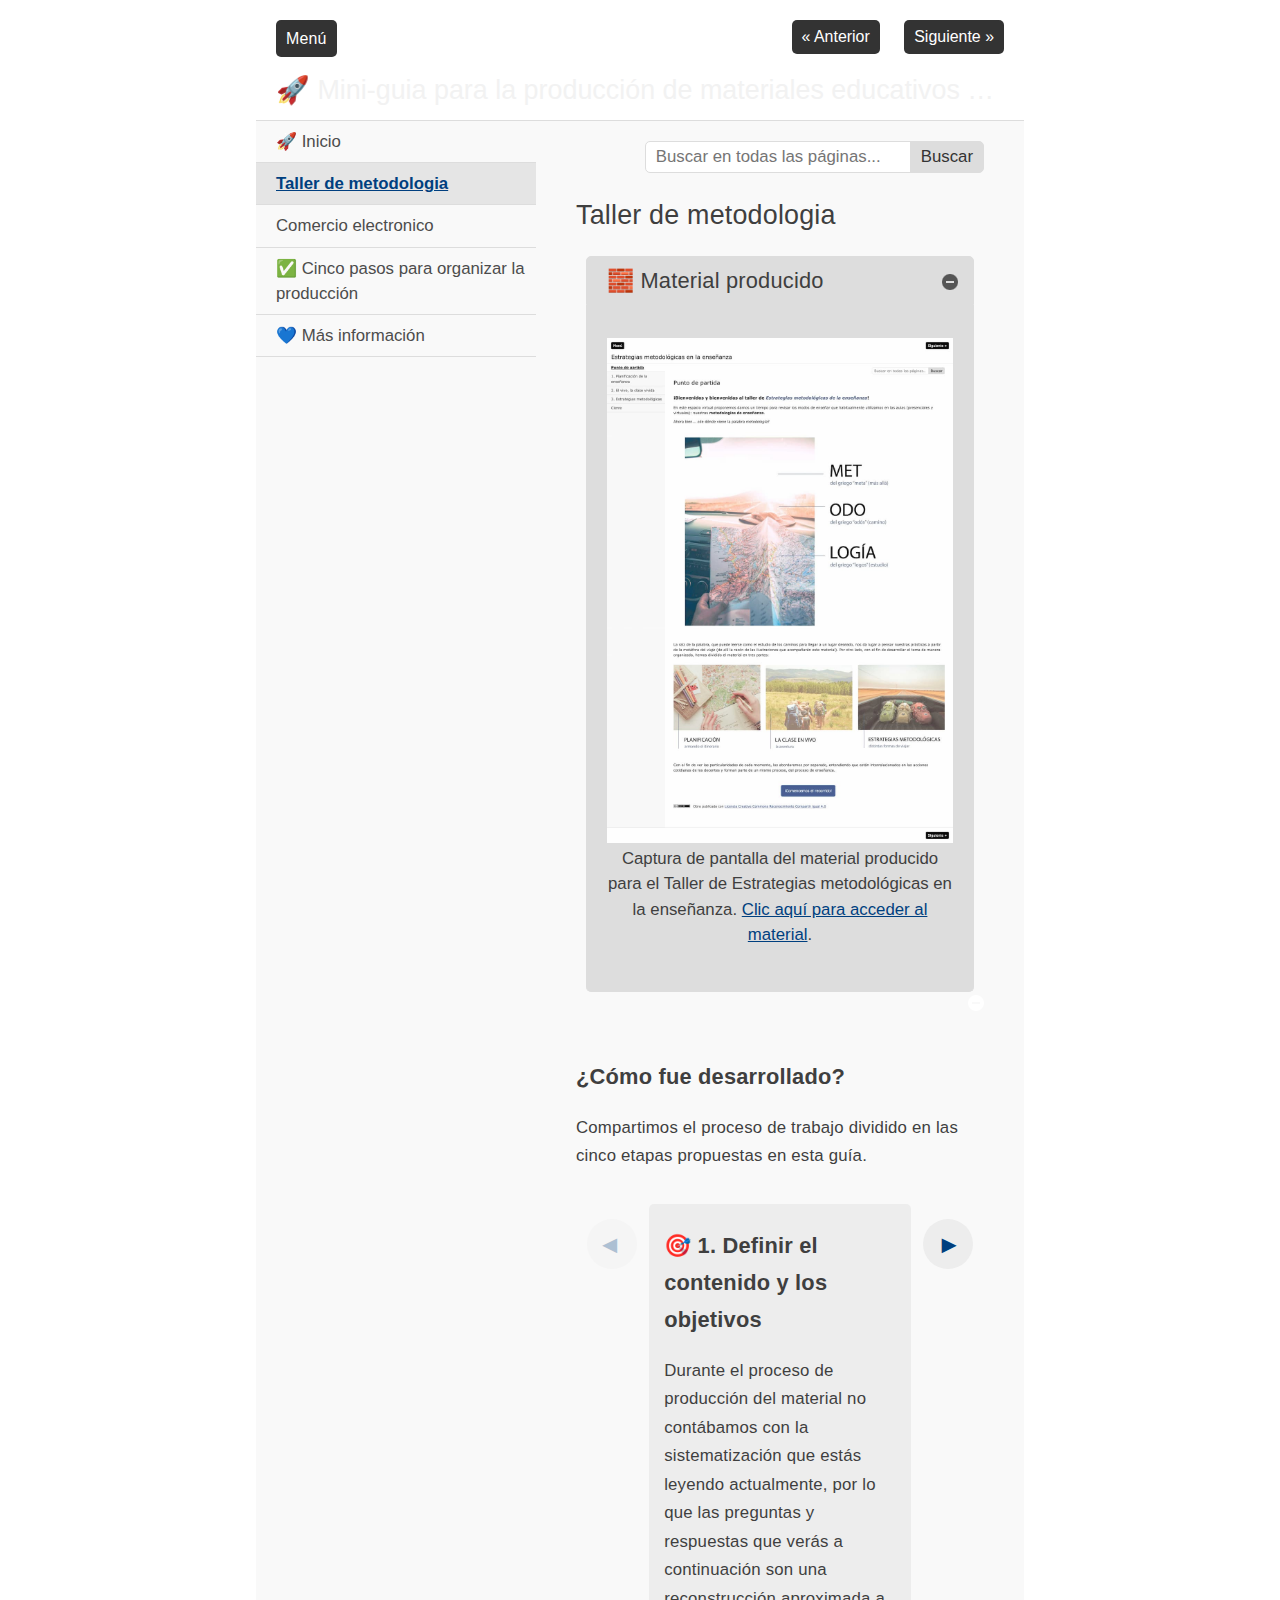
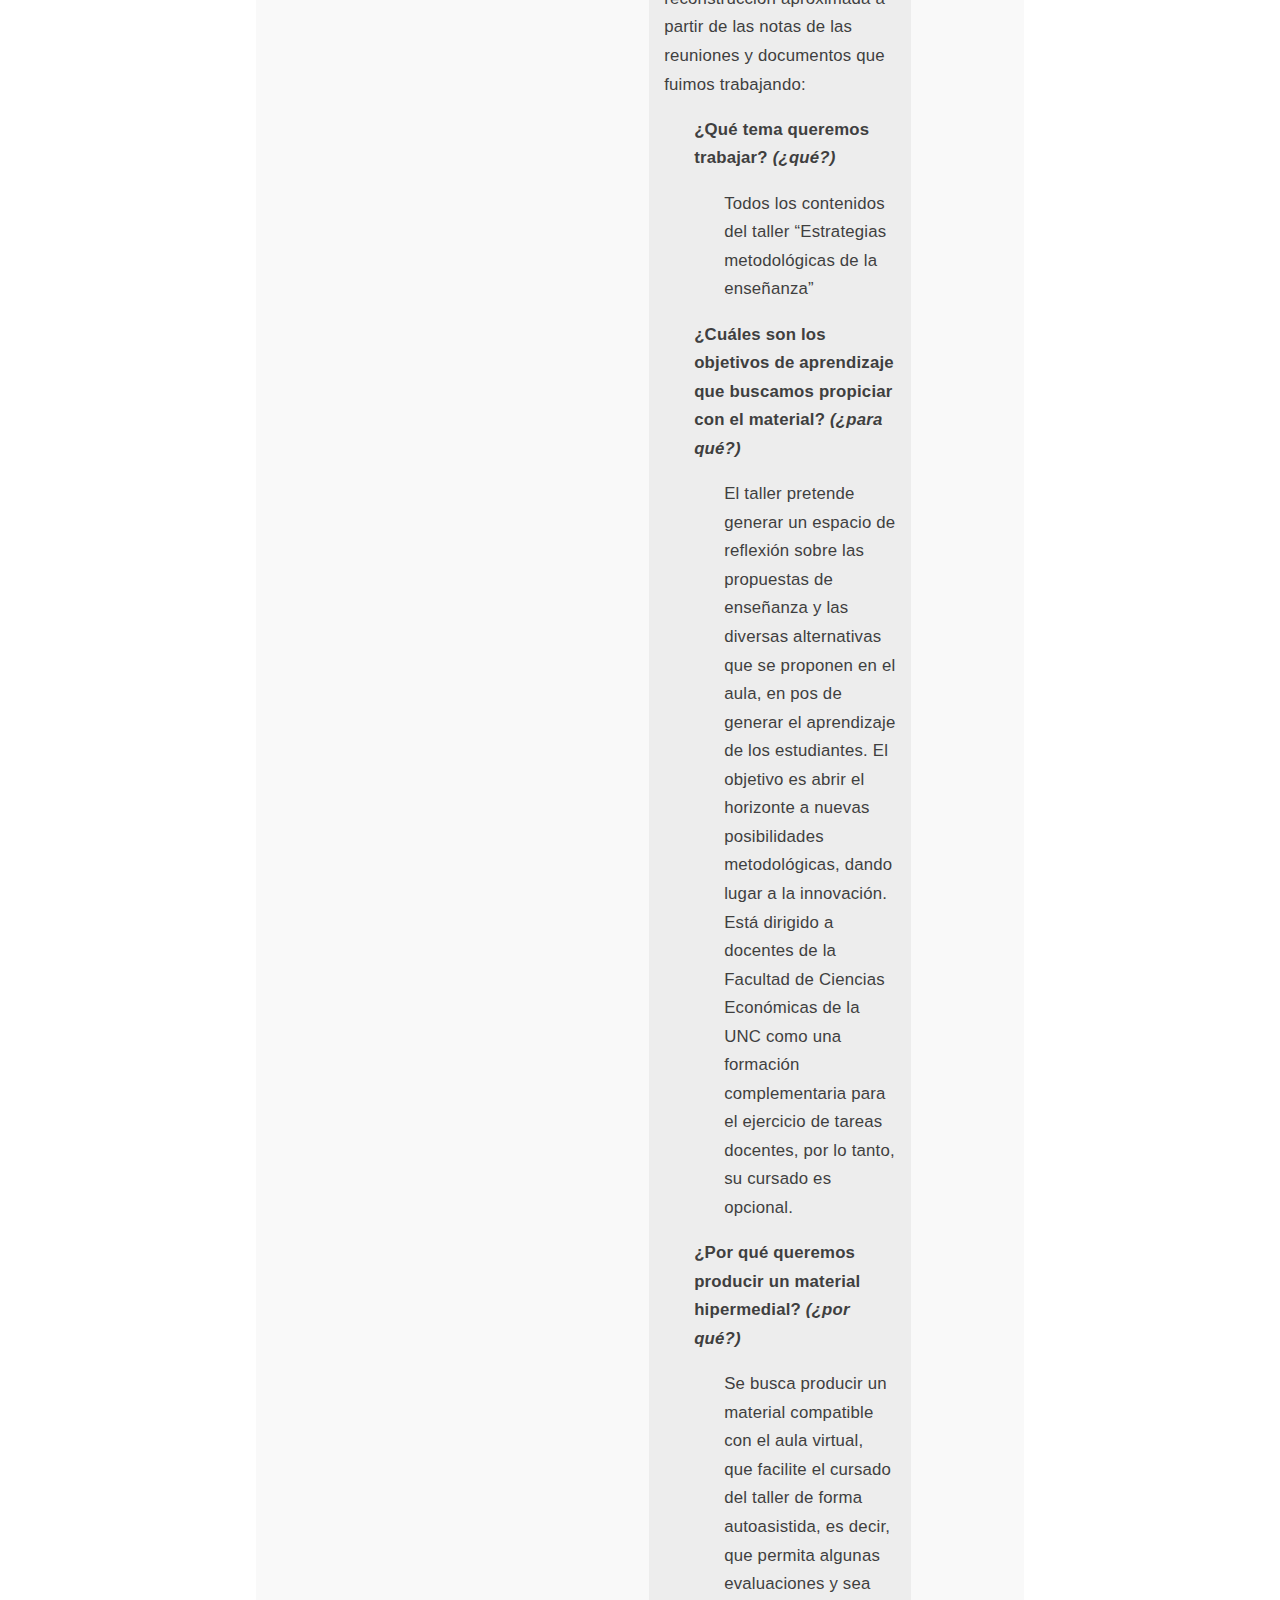
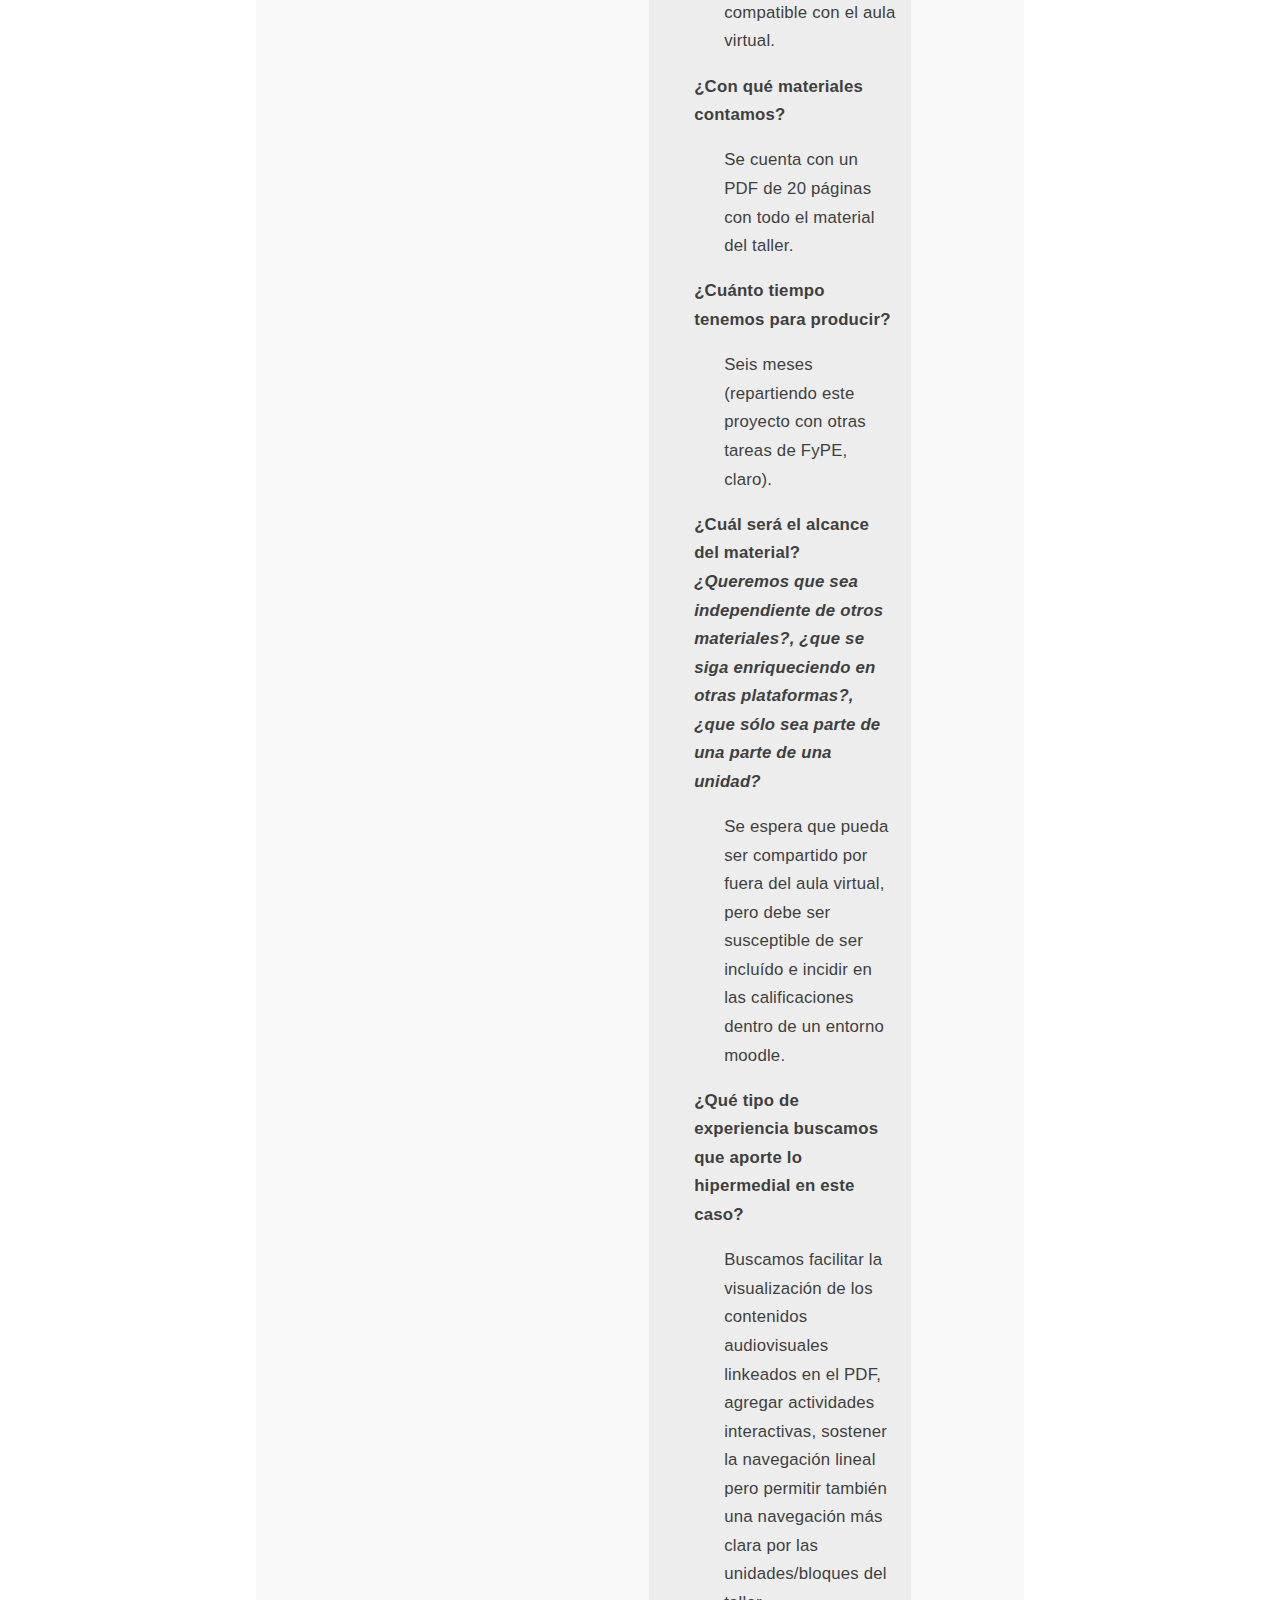
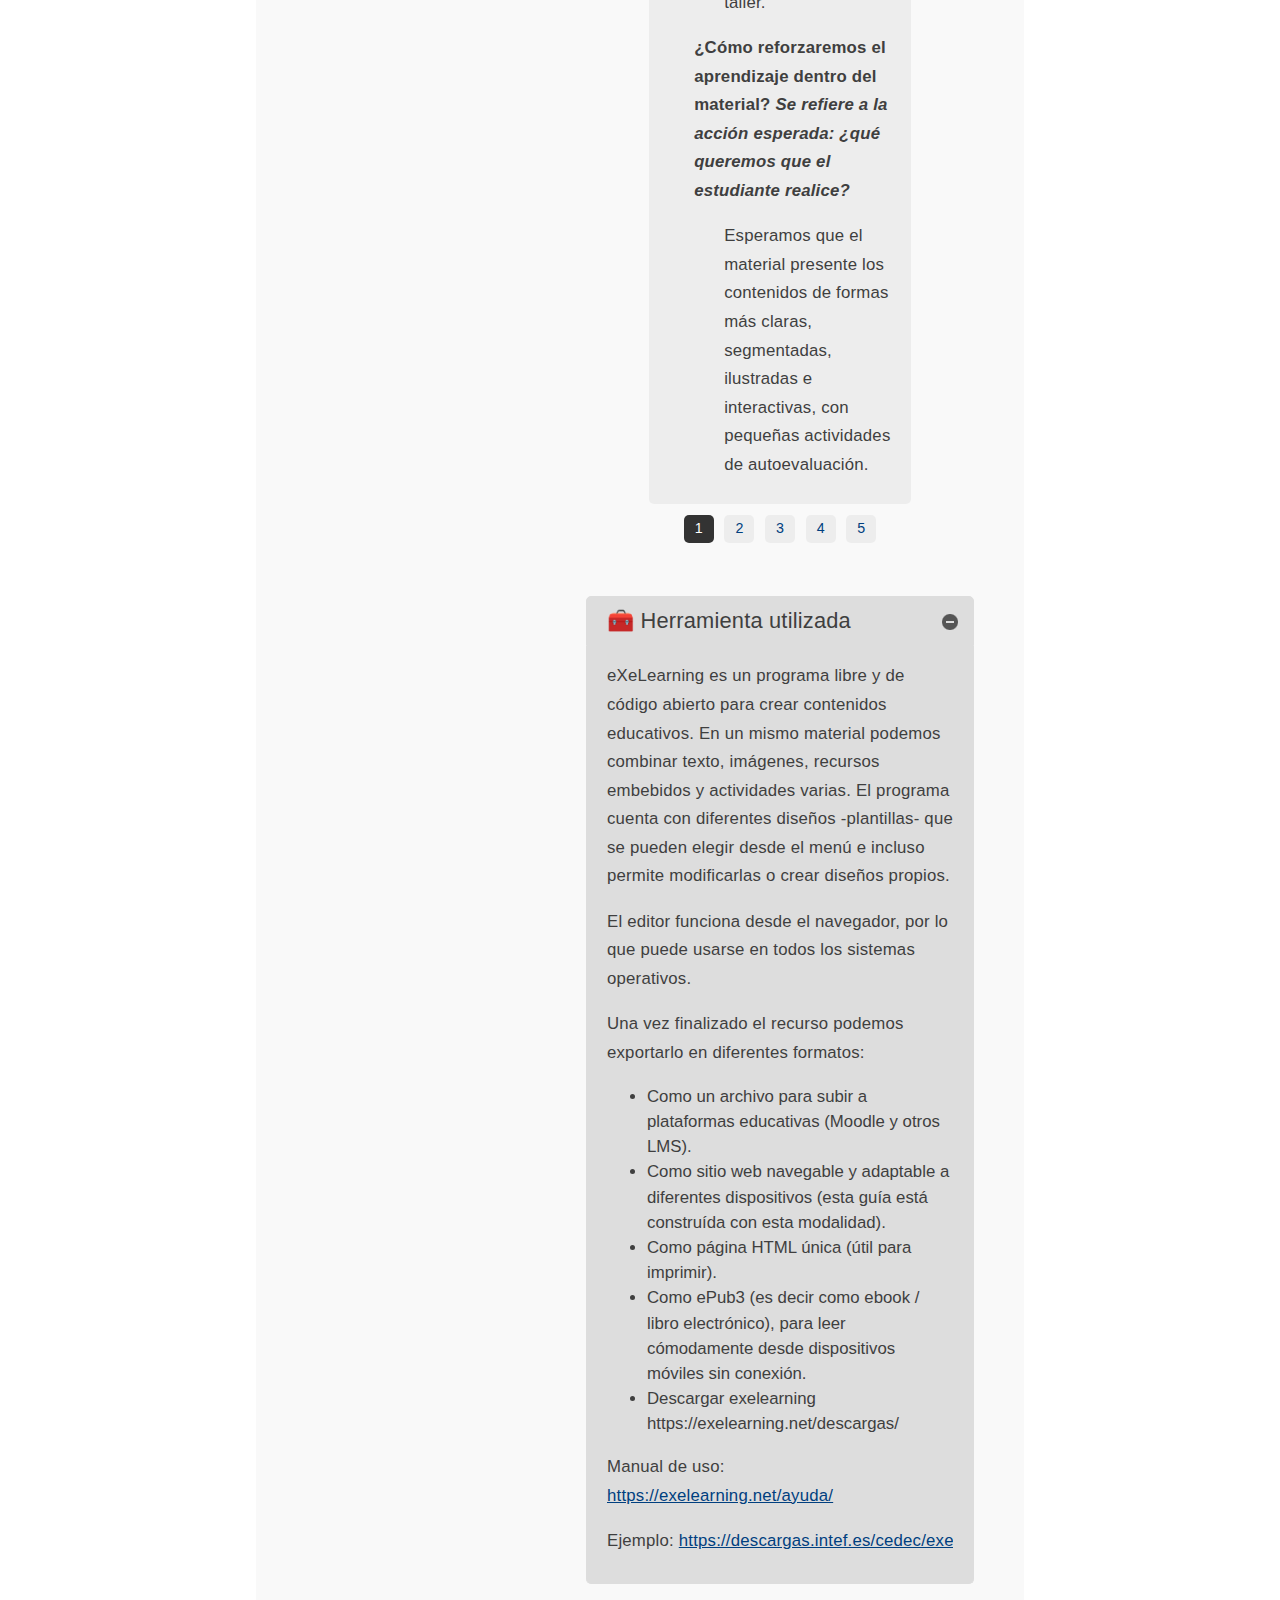
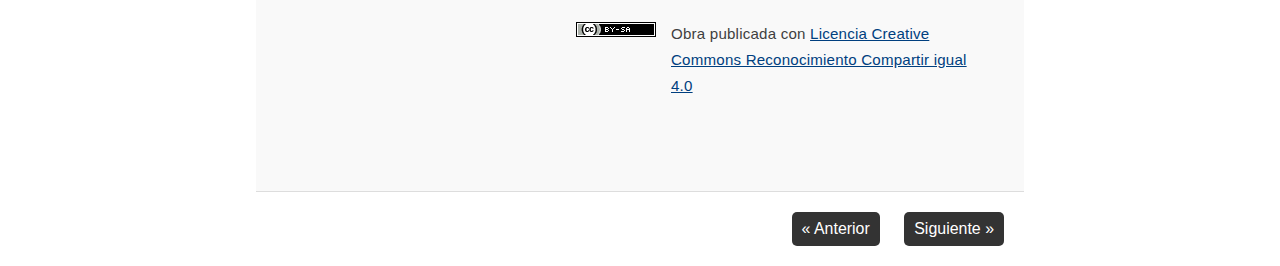
<file: taller_de_metodologia.html>
<!doctype html>
<html lang="es">
<head>
<link rel="stylesheet" type="text/css" href="base.css" />
<link rel="stylesheet" type="text/css" href="exe_effects.css" />
<link rel="stylesheet" type="text/css" href="content.css" />
<link rel="stylesheet" type="text/css" href="nav.css" />
<meta http-equiv="content-type" content="text/html;  charset=utf-8" />
<title>Taller de metodologia | 🚀 Mini-guia para la producción de materiales educativos hipermediales </title>
<link rel="shortcut icon" href="favicon.ico" type="image/x-icon" />
<meta name="author" content="FyPE - FCE UNC" />
<link rel="license" type="text/html" href="http://creativecommons.org/licenses/by-sa/4.0/" />
<meta name="generator" content="eXeLearning 2.8 - exelearning.net" />
<!--[if lt IE 9]><script type="text/javascript" src="exe_html5.js"></script><![endif]-->
<script type="text/javascript" src="exe_jquery.js"></script>
<script type="text/javascript" src="exe_effects.js"></script>
<script type="text/javascript" src="common_i18n.js"></script>
<script type="text/javascript" src="common.js"></script>
<meta name="viewport" content="width=device-width, initial-scale=1" />
    </head>
<body class="exe-web-site exe-search-bar" id="exe-node-1"><script type="text/javascript">document.body.className+=" js"</script>
<div id="content">
<p id="skipNav"><a href="#main" class="sr-av">Saltar la navegación</a></p>
<header id="header" ><div id="headerContent">🚀 Mini-guia para la producción de materiales educativos hipermediales</div></header>
<nav id="siteNav">
<ul>
   <li><a href="index.html" class="daddy main-node">🚀 Inicio</a></li>
   <li id="active"><a href="taller_de_metodologia.html" class="active no-ch">Taller de metodologia</a></li>
   <li><a href="comercio_electronico.html" class="no-ch">Comercio electronico</a></li>
   <li><a href="_cinco_pasos_para_organizar_la_produccin.html" class="daddy">✅ Cinco pasos para organizar la producción</a>
   <ul class="other-section">
      <li><a href="_1_definir_el_contenido_y_los_objetivos.html" class="no-ch">🎯 1. Definir el contenido y los objetivos</a></li>
      <li><a href="_2_disear_la_arquitectura_de_la_informacin.html" class="no-ch">🗺 2. Diseñar la arquitectura de la información</a></li>
      <li><a href="_3_modelar_la_interaccin.html" class="no-ch">🖖 3. Modelar la interacción</a></li>
      <li><a href="_4_disear_la_presentacin.html" class="no-ch">🎨 4. Diseñar la presentación</a></li>
      <li><a href="_5_probar_y_corregir.html" class="no-ch">🧪 5. Probar y corregir</a></li>
   </ul>
   </li>
   <li><a href="_ms_informacin.html" class="no-ch">💙 Más información</a></li>
</ul>
</nav>
<div id='topPagination'>
<nav class="pagination noprt">
<a href="index.html" class="prev"><span><span>&laquo; </span>Anterior</span></a> <span class="sep">| </span><a href="comercio_electronico.html" class="next"><span>Siguiente<span> &raquo;</span></span></a>
</nav>
</div>
<div id="main-wrapper">
<section id="main">
<header id="nodeDecoration"><h1 id="nodeTitle">Taller de metodologia</h1></header>
<article class="iDevice_wrapper textIdevice em_iDevice" id="id11">
<div class="iDevice emphasis1" >
<header class="iDevice_header iDevice_header_noIcon"><h1 class="iDeviceTitle">🧱 Material producido</h1></header>
<div class="iDevice_inner">
<div class="iDevice_content_wrapper">
<div id="ta11_134_2" class="block iDevice_content">
<div class="exe-text"><figure class="exe-figure exe-image license-custom position-center" style="width: 1000px; text-align: center;"><a href="https://marcuse99.gitlab.io/estrategias-metodologicas/web/" target="_blank" class="author" rel="noopener"><img src="screen-metodo.jpg" alt="Captura de pantalla del material" title="Captura de pantalla del material" style="display: block; margin-left: auto; margin-right: auto;" width="601" height="876" /></a>
<figcaption class="figcaption">Captura de pantalla del material producido para el Taller de Estrategias metodológicas en la enseñanza. <a href="https://marcuse99.gitlab.io/estrategias-metodologicas/web/" target="_blank" class="author" rel="noopener">Clic aquí para acceder al material</a>.</figcaption>
</figure></div>
</div>
</div>
</div>
</div>
</article>
<article class="iDevice_wrapper textIdevice" id="id12">
<div class="iDevice emphasis0" >
<div id="ta12_135_2" class="block iDevice_content">
<div class="exe-text"><h2>¿Cómo fue desarrollado?</h2>
<p>Compartimos el proceso de trabajo dividido en las cinco etapas propuestas en esta guía.</p>
<div class="exe-fx exe-carousel">
<h2>🎯 1. Definir el contenido y los objetivos</h2>
<p>Durante el proceso de producción del material no contábamos con la sistematización que estás leyendo actualmente, por lo que las preguntas y respuestas que verás a continuación son una reconstrucción aproximada a partir de las notas de las reuniones y documentos que fuimos trabajando:</p>
<p style="padding-left: 30px;"><strong>¿Qué tema queremos trabajar?<em> (¿qué?)</em></strong></p>
<p style="padding-left: 60px;">Todos los contenidos del taller “Estrategias metodológicas de la enseñanza”</p>
<p style="padding-left: 30px;"><strong>¿Cuáles son los objetivos de aprendizaje que buscamos propiciar con el material? <em>(¿para qué?)</em></strong></p>
<p style="padding-left: 60px;">El taller pretende generar un espacio de reflexión sobre las propuestas de enseñanza y las diversas alternativas que se proponen en el aula, en pos de generar el aprendizaje de los estudiantes. El objetivo es abrir el horizonte a nuevas posibilidades metodológicas, dando lugar a la innovación. Está dirigido a docentes de la Facultad de Ciencias Económicas de la UNC como una formación complementaria para el ejercicio de tareas docentes, por lo tanto, su cursado es opcional.</p>
<p style="padding-left: 30px;"><strong>¿Por qué queremos producir un material hipermedial?<em> (¿por qué?)</em></strong></p>
<p style="padding-left: 60px;">Se busca producir un material compatible con el aula virtual, que facilite el cursado del taller de forma autoasistida, es decir, que permita algunas evaluaciones y sea compatible con el aula virtual.</p>
<p style="padding-left: 30px;"><strong>¿Con qué materiales contamos?</strong></p>
<p style="padding-left: 60px;">Se cuenta con un PDF de 20 páginas con todo el material del taller.</p>
<p style="padding-left: 30px;"><strong>¿Cuánto tiempo tenemos para producir?</strong></p>
<p style="padding-left: 60px;">Seis meses (repartiendo este proyecto con otras tareas de FyPE, claro).</p>
<p style="padding-left: 30px;"><strong>¿Cuál será el alcance del material? <em>¿Queremos que sea independiente de otros materiales?, ¿que se siga enriqueciendo en otras plataformas?, ¿que sólo sea parte de una parte de una unidad?</em></strong></p>
<p style="padding-left: 60px;">Se espera que pueda ser compartido por fuera del aula virtual, pero debe ser susceptible de ser incluído e incidir en las calificaciones dentro de un entorno moodle.</p>
<p style="padding-left: 30px;"><strong>¿Qué tipo de experiencia buscamos que aporte lo hipermedial en este caso?</strong></p>
<p style="padding-left: 60px;">Buscamos facilitar la visualización de los contenidos audiovisuales linkeados en el PDF, agregar actividades interactivas, sostener la navegación lineal pero permitir también una navegación más clara por las unidades/bloques del taller.</p>
<p style="padding-left: 30px;"><strong>¿Cómo reforzaremos el aprendizaje dentro del material? <em>Se refiere a la acción esperada: ¿qué queremos que el estudiante realice?</em></strong></p>
<p style="padding-left: 60px;">Esperamos que el material presente los contenidos de formas más claras, segmentadas, ilustradas e interactivas, con pequeñas actividades de autoevaluación.</p>
<h2>🗺 2. Diseñar la arquitectura de la información</h2>
<p>Partimos de un material en formato <a href="https://drive.google.com/file/d/1Ol8A0qc79-17doHSOlg-Bzbedos2WmTu/view?pli=1" target="_blank" rel="noopener">PDF de 20 páginas</a> que contiene la totalidad de los contenidos del taller. Está dividido en:</p>
<ul>
<li>introducción,</li>
<li>tres bloques de contenido y</li>
<li>una actividad práctica.</li>
</ul>
<p><img src="pdf-indice-metodologia.jpg" alt="indicie del PDF original" title="indicie del PDF original" style="vertical-align: middle;" width="1000" height="917" /></p>
<p>Consideramos que el material está claramente estructurado, y acompaña de manera orgánica la estructura del taller presencial (tres clases y una actividad), por lo que no proponemos un cambio en su arquitectura básica.</p>
<p>A partir de allí, fuimos clasificando los contenidos y bocetando mejor un mapa del material a producir:</p>
<p><img src="mapa-metodo.jpg" alt="mapa conceptual de la arquitectura propuesta" title="mapa conceptual de la arquitectura propuesta" width="1042" height="959" /></p>
<h2>🖖 3. Modelar la interacción</h2>
<p>Revisando los contenidos en profundidad vimos que el índice del material:</p>
<p><strong>no tenía enlaces internos que permitieran saltar rápidamente a los distintos capítulos del documento</strong>,</p>
<p>que presentaba varios <strong>enlaces a videos</strong> de youtube,</p>
<p><img src="enlace-yt.jpg" alt="enlaces a video en pdf" title="enlaces a video en pdf" width="533" height="206" /></p>
<p>y presentaba una serie de fotografías de apuntes que no alcanzaban a leerse.</p>
<p><img src="imagen-notas.jpg" alt="fotos ilegibles" title="fotos ilegibles" width="901" height="588" /></p>
<p>A partir de aquí, la primera decisión fue procurar que el usuario pudiera saltar de un punto a otro del material con facilidad y tener una experiencia completa de los contenidos sin la necesidad de abandonar el material. Es decir, el material debía permitir ver todos los videos y fotos en el mismo lugar y de la mejor manera posible, y debía facilitar un menú siempre visible para navegar rápidamente a las distintas secciones y subsecciones.</p>
<p>Se pensó sumar también algunos ejercicios simples (multiple choice, verdaderos y falsos) al finalizar cada sección como pequeñas autoevaluaciones. Este punto se dejó para una futura edición.</p>
<p>A partir de lo comentado, elegimos trabajar con la herramienta <strong>eXelearning</strong>. Este editor cumplía todos los requisitos aquí mencionados y además nos permitía exportar para utilizar en entornos virtuales de enseñanza (como paquete SCORM) y, sin mayor esfuerzo, como una página web autónoma (en formato HTML) con la idea (ya mencionada en los objetivos) de que material pudiese estar disponible de manera abierta por fuera del aula virtual y sin disminuir la calidad de la experiencia.</p>
<p></p>
<h2>🎨 4. Diseñar la presentación</h2>
<p>Para el diseño del material nos propusimos generar una interfaz luminosa con mucho aire, que de la sensación de calma y creatividad (situación ideal para responder a las consignas que se presentan en el material). Nos propusimos también acompañar con imágenes en tonos pasteles. En primer momento trabajando la idea de un taller de arte (asemejando la planificación de una clase con la producción de una obra de arte).</p>
<p></p>
<p>Se propuso a su vez una versión imprimible con espacio para apuntes, y que cuenta con la Ficha de la actividad final con los espacios debidamente consignados. Referencia: cuadernillo de Las Olas, el Gato y la Caja (2022).</p>
<p>El objetivo es diseñar un espacio de “retiro espiritual virtual”, una interfaz que transmita calma, propicie la reflexión, la creatividad y genere el deseo de regresar (o tener el material a mano) para inspirarse en la preparación de las clases. Pero esta interfaz requería un proceso creativo bastante largo y complejo, y entendimos que debía ser un material que pudiera ser replicable en otras instancias académicas.</p>
<p></p>
<h2>🧪 5. Probar y corregir</h2>
<p>Para esta etapa se diseñó un testeo del material que consistía en registrar la experiencia de tres personas navegando por el material libremente, luego solicitándoles realizar tres o cuatro tareas específicas (relacionadas a los objetivos del material) y luego entrevistarles con algunas preguntas específicas y dando lugar a sus comentarios.</p>
<p>Le hicieron tres entrevistas, una por persona con distintos perfiles: docente, profesional de la educación y estudiante.</p>
<p>La modalidad fue por videoconferencia, lo que facilitó ver y grabar la pantalla de cada usuario.</p>
<p>En este caso detectamos que:</p>
<p>[x] Los nombres de bloques en el menú diferían a los mostrados en la página 1 (corregido)<br />[x] No se hacía evidente que las imágenes del inicio tenían enlaces (corregido)<br />[x] Las citas en la sección “El vivo la clase vivida” podían mostrarse mejor (corregido)<br />[x] La imagen del capítulo final se ve demasiado grande (corregido)<br />[ ] El cierre queda un poco seco, sería mejor agregar una pequeña síntesis que retome lo abordado.<br />También se recibieron comentarios positivos que destacaron:</p>
<p>“es un formato interesante para materias largas” “es muy clara y simple la navegación” “está bueno para el desarrollo de bolillas, o presentar síntesis y temas principales” “está buena la caja de búsqueda”<br />Por lo comentado, pudimos hacer una rápida corrección de algunos puntos importantes y valoramos que el material ya está en condiciones para ser usado.</p>
</div>
<p></p></div>
</div>
</div>
</article>
<article class="iDevice_wrapper textIdevice em_iDevice" id="id13">
<div class="iDevice emphasis1" >
<header class="iDevice_header iDevice_header_noIcon"><h1 class="iDeviceTitle">🧰 Herramienta utilizada</h1></header>
<div class="iDevice_inner">
<div class="iDevice_content_wrapper">
<div id="ta13_136_2" class="block iDevice_content">
<div class="exe-text"><p>eXeLearning es un programa libre y de código abierto para crear contenidos educativos. En un mismo material podemos combinar texto, imágenes, recursos embebidos y actividades varias. El programa cuenta con diferentes diseños -plantillas- que se pueden elegir desde el menú e incluso permite modificarlas o crear diseños propios.</p>
<p>El editor funciona desde el navegador, por lo que puede usarse en todos los sistemas operativos.</p>
<p>Una vez finalizado el recurso podemos exportarlo en diferentes formatos:</p>
<ul>
<li>Como un archivo para subir a plataformas educativas (Moodle y otros LMS).</li>
<li>Como sitio web navegable y adaptable a diferentes dispositivos (esta guía está construída con esta modalidad).</li>
<li>Como página HTML única (útil para imprimir).</li>
<li>Como ePub3 (es decir como ebook / libro electrónico), para leer cómodamente desde dispositivos móviles sin conexión.</li>
<li>Descargar exelearning https://exelearning.net/descargas/</li>
</ul>
<p>Manual de uso: <a href="https://exelearning.net/ayuda/" target="_blank" rel="noopener">https://exelearning.net/ayuda/</a></p>
<p>Ejemplo: <a href="https://descargas.intef.es/cedec/exe_learning/Manuales/manual_exe28/" target="_blank" rel="noopener">https://descargas.intef.es/cedec/exe_learning/Manuales/manual_exe28/</a></p></div>
</div>
</div>
</div>
</div>
</article>
<div id="packageLicense" class="cc cc-by-sa">
<p><span>Obra publicada con</span> <a rel="license" href="http://creativecommons.org/licenses/by-sa/4.0/">Licencia Creative Commons Reconocimiento Compartir igual 4.0</a></p>
</div>
</section>
</div>
<div id='bottomPagination'>
<nav class="pagination noprt">
<a href="index.html" class="prev"><span><span>&laquo; </span>Anterior</span></a> <span class="sep">| </span><a href="comercio_electronico.html" class="next"><span>Siguiente<span> &raquo;</span></span></a>
</nav>
</div>
</div>
<script type="text/javascript" src="_style_js.js"></script></body></html>
</file>
<file: base.css>
/*
eXe
Copyright 2004-2006, University of Auckland
Copyright 2004-2007 eXe Project, New Zealand Tertiary Education Commission
base style sheet for all themes
*/
body{margin:0;padding:0 10px 10px 10px;font-family:arial,verdana,helvetica,sans-serif;font-size:.8em}#header{text-align:left;height:50px;padding-left:20px;font-size:2.2em;font-weight:bold}a{text-decoration:none}a:hover,a:focus{text-decoration:underline}img.submit,img.help,img.info,img.gallery{border:0}li{list-style-position:inside}#nodeDecoration{padding:.1em;border-bottom:0;text-align:right}.block,.feedback{display:block;padding-top:.25em;padding-bottom:.25em}.feedback{font-family:times,serif;font-size:120%}.feedback-button p{margin:0}.emphasis0{padding-left:0;margin:0}.iDeviceTitle{font-weight:bold;position:relative;top:-18px}input.feedbackbutton{margin-top:10px;margin-bottom:10px}.popupDiv{background-color:#EDEFF0;border:2px solid #607489;padding:0 4px 4px 4px;margin-left:15px;text-align:left;z-index:99;border-radius:3px}.popupDivLabel{text-align:center;font:message-box;font-weight:bold;color:#fff;cursor:move;margin:0 -4px;background-image:url(popup_bg.gif)}@media print{.feedback{display:block!important}.feedback.iDevice_solution a{text-decoration:none;color:inherit}.iDevice_solution li span{display:none}div.node,article.node{page-break-after:always}.external-iframe{display:none}.external-iframe-src{display:block!important;margin:2em 0;font-size:.95em;text-align:center}#made-with-eXe{display:none}}.external-iframe{border:0}.iDevice a,#siteFooter a,#packageLicense a,.toggle-idevice a{text-decoration:underline}.iDevice a:hover,#siteFooter a:hover,#packageLicense a:hover,.toggle-idevice a:hover{text-decoration:none}.pre-code{background:#112C4A;color:#E7ECF1;font-family:Monaco,Courier,monospace;border-radius:9px;font-size:12px;margin:2em 1em;overflow:auto;padding:20px}.iDevice_content{position:relative;max-width:100%}.exe-epub3 .iDevice_content{position:static}.iDevice_header{background-position:0 50%;background-repeat:no-repeat}.iDevice_header.iDevice_header_noIcon{background-image:none;padding:5px 0}.TrueFalseIdevice label{white-space:nowrap;margin-right:1em;line-height:1.7em}.exe-dl{margin-bottom:2em;margin-left:1.5em}.exe-dl dt{font-weight:bold}.exe-dl dd{margin:1em 1.5em}.js .exe-dl dt{margin:1.2em 0 0 0}.exe-dl dt a{text-decoration:underline}.exe-dl .icon,.exe-dl-toggler a{display:block;width:20px;height:20px;font-size:1.2em;margin-right:1em;line-height:20px;text-align:center;float:left;border-radius:2px;position:relative}.exe-dl-toggler{height:20px;margin:1.5em}.exe-dl-toggler a{margin-left:0;font-weight:bold}.js .exe-dl dd{display:none;padding-left:0;margin:1em 1em 1em 37px}.exe-math{display:block;margin:2em 0}.exe-math,.MathJax_Display{text-align:left!important}.exe-math.position-center,.position-center .MathJax_Display,[style*="text-align: center"] .MathJax_Display{text-align:center!important}.exe-math.position-right,.position-right .MathJax_Display,[style*="text-align: right"] .MathJax_Display{text-align:right!important}.js .show-image .exe-math-code,.js .show-code .exe-math-img{display:none}.exe-math-links{font-size:.85em}.exe-math-inline{display:inline;margin:0 .1em!important}.exe-figure{margin:2em 0;max-width:100%}.position-center{margin:2em auto}.position-right{margin:2em 0 2em auto}.float-left{float:left;margin:.5em 1.5em 1em 0}.float-right{float:right;margin:.5em 0 1em 2em}.figcaption{padding-top:.2em}.figcaption.header{padding-top:0;padding-bottom:.2em}.exe-layout-2-cols,.exe-layout-3-cols{width:100%}.exe-layout-2-cols .exe-col{float:left;width:49%}.exe-layout-2-cols .exe-col-1{padding-right:1%}.exe-layout-2-cols .exe-col-2{padding-left:1%}.exe-layout-2-30-70 .exe-col{width:69%}.exe-layout-2-30-70 .exe-col-1{width:29%}.exe-layout-2-70-30 .exe-col{width:29%}.exe-layout-2-70-30 .exe-col-1{width:69%}.exe-layout-3-cols .exe-col{float:left;width:32%}.exe-layout-3-cols .exe-col-1,.exe-layout-3-cols .exe-col-2{padding-right:2%}.exe-block-warning{background:#FCF8E3;color:#796034;border:1px solid #FAEBCC;padding:0 1em;border-radius:4px}p.exe-block-warning{padding:1em}.exe-block-alert{background:#ffc;color:#855000;border:1px solid #FFF099;padding:0 1em;border-radius:4px}p.exe-block-alert{padding:1em}.exe-block-danger{background:#FEF0EF;color:#973C3B;border:1px solid #F3DADD;padding:0 1em;border-radius:4px}p.exe-block-danger{padding:1em}.exe-block-info{background:#E1F1F9;color:#2B627D;border:1px solid #C9EDF4;padding:0 1em;border-radius:4px}p.exe-block-info{padding:1em}.exe-block-success{background:#E5F3E0;color:#336634;border:1px solid #DEEDD1;padding:0 1em;border-radius:4px}p.exe-block-success{padding:1em}.exe-block-warning a{color:#4F360A}.exe-block-alert a{color:#5B2600}.exe-block-danger a{color:#6D1211}.exe-block-info a{color:#063853}.exe-block-success a{color:#093C0A}div.exe-block-warning,div.exe-block-alert,div.exe-block-danger,div.exe-block-info,div.exe-block-success{margin:1em 0}.js a.exe-enlarge{position:relative;display:block}.exe-enlarge-icon{display:none;width:30px;height:30px;position:absolute;top:50%;left:50%;margin:-15px 0 0 -15px;border-radius:15px;background:#333;z-index:10;box-shadow:0 0 7px 0 #DDD}.exe-enlarge-icon b{width:30px;height:30px;line-height:30px;text-align:center;display:block;font-size:1.3em;color:#FFF}.exe-enlarge-icon b:before{content:"+"}.js a.exe-enlarge:hover img,.js a.exe-enlarge:focus img{opacity:.7;filter:alpha(opacity=70)}a.exe-enlarge:hover .exe-enlarge-icon,a.exe-enlarge:focus .exe-enlarge-icon{display:block;*display:none}.exe-clear{overflow:auto}.toggle-idevice,.exe-hidden,.js-required,.js .js-hidden,.exe-mindmap-code{display:none}.js .js-required{display:block}#packageLicense{text-align:center}.js #main .iDevice_hint_title{font-size:1em;margin-top:0;font-weight:normal;*margin-top:1em}.iDevice_hint{margin-bottom:1.5em}.iDevice_hint_title a{background-repeat:no-repeat;background-position:0 50%;padding-left:23px;text-decoration:none}.iDevice_hint_content{padding:0 23px}.iDevice_answer{overflow:hidden;*margin:1.5em 0}.iDevice_answer{overflow:hidden}.iDevice_answer p{margin-top:0}.iDevice_answer-field{width:2.5em;float:left}.js .iDevice_answer-content,.js .iDevice_answer-feedback{padding-left:2.5em}.hidden-idevice .image_text{display:none}abbr[title],acronym[title]{text-decoration:none;border-bottom:1px dotted}.pagination.page-counter{text-align:center}.pagination.noprt .sep{display:none}.pagination.noprt .page-counter{margin-right:20px}#topPagination .page-counter{margin-left:20px;margin-right:0}#skipNav{margin:0;position:absolute;width:100%}.sr-av,.js .js-sr-av,#skipNav a,.exe-hidden-accessible,.js .exe-tooltip-text{position:absolute;overflow:hidden;clip:rect(0 0 0 0);clip:rect(0,0,0,0);height:0}#skipNav a{background:#333;color:#fff;padding:.4em .85em}#skipNav a:active,#skipNav a:focus{position:static;overflow:visible;clip:auto;height:auto}.exe-table{margin:2em auto;max-width:100%;border:1px solid #CCC;border-collapse:collapse;border-spacing:0}.exe-table tr{background:#fff}.exe-table caption{padding:.5em 0;text-align:center;font-style:italic}.exe-table td,.exe-table th{border:1px solid #CCC;margin:0;padding:.5em 1em}.exe-table thead{background:#ddd;color:#000;text-align:left}.exe-table tr:nth-child(2n-1) td,.exe-table tbody tr:nth-child(2n-1) th{background:#F4F4F4}.exe-table tbody tr:nth-child(2n) th{background:#F4F4F4}.exe-table tbody tr:nth-child(2n-1) th{background:#E4E4E4}.exe-table thead+tbody tr:nth-child(2n) th{background:#fff}.exe-table thead+tbody tr:nth-child(2n-1) th{background:#F4F4F4}.exe-table-minimalist{margin:2em auto;border-collapse:collapse}.exe-table-minimalist tr{background:#fff}.exe-table-minimalist thead th{color:#000;padding:.6em 1.5em .6em .8em;border-bottom:2px solid #CCC;text-align:left}.exe-table-minimalist td,.exe-table-minimalist tbody th{border-bottom:1px solid #ccc;color:#555;padding:.5em 1.5em .5em .8em}.exe-table-minimalist tbody tr:hover td,.exe-table-minimalist tbody tr:hover th{color:#222}.exe-table-minimalist tr:nth-child(2n-1) td,.exe-table-minimalist tbody tr:nth-child(2n-1) th{background:#F9F9F9}.exe-table-minimalist caption{text-align:center;font-style:italic;border-bottom:2px solid #CCC;padding:.6em 0}.exe-table-responsive{display:block;overflow-x:auto;border:none}.exe-table-responsive,.exe-table-responsive th,.exe-table-responsive tr,.exe-table-responsive td{width:auto!important}body .qtip{font-size:.85em;line-height:1.5em}.qtip .exe-tooltip-text{position:relative;overflow:auto;clip:auto;height:auto}ol.auto-numbered{counter-reset:item}.auto-numbered ol{counter-reset:item}.auto-numbered li{display:block}.auto-numbered li:before{content:counters(item,".") ".- ";counter-increment:item}.exe-quote-cite cite{display:block;text-align:right;margin-top:-.5em}.exe-link-data{font-size:.8em;margin:0 .2em}.exe-link-data abbr{cursor:help}.styled-qc{font-family:Georgia,serif;font-style:italic;margin:1.5em 2.5em;padding:.25em 3.5em;position:relative}.styled-qc:before{display:block;content:"\201C";font-size:5em;position:absolute;left:0;top:-20px}.js .pbl-task-info{visibility:hidden}.pbl-task-info dt{float:left;font-weight:bold;margin-right:.5em}.pbl-task-info{overflow:hidden;margin:1em 0 1.5em 20px;width:auto;float:right;text-align:right}.pbl-task-info dt{margin:0;float:left;clear:left;width:150px}.pbl-task-info dd{margin:0 0 0 150px;text-align:left;padding-left:.5em}.pbl-task-info dd:after{content:'';display:block;clear:both}.pbl-task-description{clear:both}iframe,object,embed{max-width:100%}img,video{max-width:100%;height:auto}@media all and (max-width:992px){.exe-layout-3-cols .exe-col{float:none;width:100%;padding:0}.exe-layout-3-cols .exe-col .exe-figure{margin:2em auto}}@media all and (max-width:780px){.styled-qc{margin:1.5em .5em}.exe-layout-2-cols .exe-col{float:none;width:100%;padding:0}.exe-layout-2-cols .exe-col .exe-figure{margin:2em auto}}#exe-client-search-form{text-align:right;margin-bottom:2em}#exe-client-search-form p{margin:0}#exe-client-search-text{border:1px solid #ddd;padding:5px 10px;width:250px;max-width:60%}#exe-client-search-submit{border:1px solid #ddd;padding:5px 10px;background:#ddd;margin-left:-.4em;color:#333}.exe-client-search-results #nodeTitle,.exe-client-search-results .iDevice_wrapper,#exe-client-search-results,#exe-client-search-reset{display:none}.exe-client-search-results #exe-client-search-results{display:block}.exe-client-search-results #exe-client-search-reset{display:inline;line-height:2em}#exe-client-search-results p{margin-top:1.5em}#exe-client-search-results ul{margin:1.5em 1.5em 3em 1.5em;padding:0;list-style:none}#main #exe-client-search-results li{list-style-image:none;margin-bottom:1.5em}#exe-client-search-results a{font-size:1.15em}.exe-client-search-result{background:yellow}.exe-client-search-read-more{font-size:.7em;margin-left:.2em}#exe-client-search-reset{margin-left:.5em}@media all and (max-width:700px){#exe-client-search-form{text-align:center}}@media all and (max-width:600px){.exe-client-search-results #exe-client-search-reset{display:block;margin:1em 0 0 0}}#made-with-eXe{margin:0;position:fixed;bottom:0;right:0}#made-with-eXe a{text-decoration:none;box-shadow:rgba(0,0,0,0.35) 0 5px 15px;border-top-left-radius:4px;color:#222;font-size:11px;font-family:Arial,sans-serif;line-height:35px;width:35px;height:35px;background:#fff url(exe_powered_logo.png) no-repeat 0 50%;display:block;background-size:auto 23px;text-decoration:none;transition:.5s;opacity:.8}#made-with-eXe span{padding-left:35px;padding-right:5px}#made-with-eXe span span{position:absolute;overflow:hidden;clip:rect(0 0 0 0);clip:rect(0,0,0,0);height:0}#made-with-eXe a:hover{width:auto;padding:0 5px;background-position:5px 50%;opacity:1}
</file>
<file: content.css>
/* eXeLearning Style Designer Compatible Style */
html{font-size:105%}
body{font:100%/1.5 'Open Sans',Arial,Verdana,Helvetica,sans-serif;padding:15px;margin:0;text-align:left}

h2{font-size:1.3em}
h3{font-size:1.2em}
h4{font-size:1.1em}
h5{font-size:1em}
p{margin:1em 0}
.score.js-feedback{margin-bottom:1em}

#header,#emptyHeader,#nodeDecoration{padding:0 20px;height:auto!important;height:120px;min-height:120px;font-size:1.6em;font-weight:300;border-style:1px;border-width:1px}
#headerContent{padding-top:70px}
#header h1,#nodeDecoration h1{margin:-.5em 0 1em 0;font-size:1em;text-align:left}
#nodeDecoration{margin-bottom:15px} /* Single page */

.nodeDecoration h1{font-size:1.5em}

/* iDevices */
.iDevice{margin:20px 0 30px 0}
.iDevice_header{letter-spacing:.5px;padding:.5em 40px .5em 0;height:auto!important;height:1.7em;min-height:1.7em;position:relative}
.iDevice_header[style]{background-image:none!important}
.iDeviceTitle{font-size:1.3em;vertical-align:bottom;top:auto;display:inline-block;font-weight:300;
padding:0 10px 0 35px;background-repeat:no-repeat;background-position:0 50%;margin:0}
.iDevice_header_noIcon .iDeviceTitle{background-image:none;padding-left:20px}
.iDeviceTitle{*display:inline;*line-height:2em}/* IE6, IE7 */
.iDevice_inner{padding:10px 20px;border-width:1px;border-style:solid;border-radius:5px}

/* Clearfix */
.iDevice_content{overflow:auto}
.FileAttachIdeviceInc .iDevice_content{margin-bottom:-.5em}

/* Hide/Show iDevice */
.toggle-idevice{display:block;margin:0;text-align:right}
.iDevice_header .toggle-idevice{position:absolute;top:14px;right:0}
.toggle-idevice a{display:inline-block;width:16px;height:16px;background:url(_style_icons.png) no-repeat -50px -50px;outline:none}
.toggle-idevice .show-idevice{background-position:0 -50px}
.toggle-idevice span{position:absolute;overflow:hidden;clip:rect(0,0,0,0);height:0}
.toggle-idevice a:hover,.toggle-idevice a:focus{filter:alpha(opacity=100);opacity:1}

/* iDevice title with background-color */
input.feedbackbutton{margin:0}
.iDevice_header{border-width:1px;border-style:solid;padding-left:13px;border-top-left-radius:5px;border-top-right-radius:5px}
.hidden-idevice .iDevice_header{border-radius:5px}
.iDevice_header .toggle-idevice{margin-right:15px}
.iDevice_inner{border-top-right-radius:0;border-top-left-radius:0;border-top:0}

.ExternalUrlIdevice iframe{border:0}

/* Reset base.css */
.block,.feedback{padding:0}
.feedback{font-family:inherit;font-size:1em}
li{list-style-position:outside}
.styled-qc{margin-top:2.5em}
.exe-dl .icon,.exe-dl-toggler a{width:24px;height:24px;border-radius:12px}
.exe-dl-toggler a{line-height:22px}
.js .exe-dl dd{margin-left:44px}
.exe-enlarge-icon b{font-size:1.2em}

/* Forms */
input,select{font-size:1em;font-family:inherit}
.iDevice_hint_title a{padding-left:25px}
.iDevice_buttons input{font-size:1em;margin-right:.5em;padding:.15em .45em}
.MultichoiceIdevice .feedback p:first-child{margin-top:0}
.MultichoiceIdevice .activity-form,.MultiSelectIdevice .activity-form{margin-bottom:1em}
.TrueFalseIdevice .activity-form{margin-top:1.5em}
.TrueFalseIdevice .activity-form:first-child{margin-top:0}
.TrueFalseIdevice label{margin:0 1em}
.MultichoiceIdevice input[type=radio],.MultiSelectIdevice input[type=checkbox],.QuizTestIdevice input[type=radio]{width:16px;height:16px;margin:5px 0 0 12px}
.custom-inputs .iDevice_answer-field{width:40px}
.custom-inputs  .iDevice_answer-content,.custom-inputs  .iDevice_answer-feedback{padding-left:55px}
.custom-inputs  .iDevice_answer-content{padding-top:4px}
.styledRadio,.styledCheckbox{margin-left:12px}
.MultichoiceIdevice .feedback{margin-top:1em}
.right-option,.wrong-option{font-style:italic}
.readingIdevice .iDevice_content:first-child p:last-child,
.CasestudyIdevice .iDevice_content:first-child p:last-child{margin-bottom:0}
.readingIdevice .feedbackbutton,
.CasestudyIdevice .feedbackbutton,
.ReflectionIdevice .feedbackbutton{margin:.5em 0 1em 0}
.TrueFalseIdevice .exe-radio-option.styledRadio{display:inline-block;vertical-align:middle;margin:-2px 5px 0 0}

/* Licenses */
#packageLicense{margin:2.5em 0 1.5em 0;text-align:left;line-height:1.2em;font-size:.9em}
#packageLicense.cc{padding-left:95px;background:url(_style_licenses.png) no-repeat 0 0}
#packageLicense.cc-by-sa{background-position:0 -100px}
#packageLicense.cc-by-nd{background-position:0 -200px}
#packageLicense.cc-by-nc{background-position:0 -300px}
#packageLicense.cc-by-nc-sa{background-position:0 -400px}
#packageLicense.cc-by-nc-nd{background-position:0 -500px}
#packageLicense.cc-0{background-position:0 -600px}
#siteFooter{padding:20px}

/* Download package iDevice */
.download-packageIdevice .exe-download-package-link a{background:#333}

/* Lightbox */
.lightboxOverlay{filter:progid:DXImageTransform.Microsoft.Alpha(Opacity=95);opacity:0.95}
#lightbox .lb-caption{font-size:1em}

/* Effects - iDevices with emphasis */
.emphasis1 .exe-fx .fx-C2,
.emphasis1 .exe-fx .fx-C2 a,
.emphasis1 .fx-pagination a{
background:#ededed;
}

@media print {
    div.node{page-break-after:auto} /* base.css */
    .iDevice{margin-bottom:20px}
	html body{background:#fff;color:#000;font-size:11pt}
	@page{margin:1.5cm}
	/* Uncomment this to print URL after links:
	a{font-weight:bolder;text-decoration:none!important}
	a[href^=http]:after{content:" <" attr(href) "> "}
	*/
	#main .iDeviceTitle{background:none;padding-left:0}
	body #header,body #emptyHeader,body #nodeDecoration{height:auto!important;min-height:0;border:none;padding:0}
	body #headerContent{padding-top:40px}
	#packageLicense.cc{padding-left:0;text-align:center}
	.toggle-idevice{display:none}
}

/* eXeLearning Style Designer */
.iDevice_header{
/*emTitleBGColor*/
background-color:#dddddd;border-color:#dddddd;
}
.iDevice_inner{
/*emBGColor*/
background-color:#dddddd;border-color:/*emBorderColor*/
#dddddd;
}
.iDeviceTitle{
background-image:url(icon_star.png);
}
.activityIdevice .iDeviceTitle{
background-image:url(icon_assignment.png);
}
.readingIdevice .iDeviceTitle{
background-image:url(icon_unread.png);
}
.FileAttachIdeviceInc .iDeviceTitle{
background-image:url(icon_download.png);
}
.WikipediaIdevice .iDeviceTitle{
background-image:url(icon_description.png);
}
.ListaIdevice .iDeviceTitle,.QuizTestIdevice .iDeviceTitle,.MultichoiceIdevice .iDeviceTitle,.TrueFalseIdevice .iDeviceTitle,.MultiSelectIdevice .iDeviceTitle,.ClozeIdevice .iDeviceTitle{
background-image:url(icon_question.png);
}
.preknowledgeIdevice .iDeviceTitle{
background-image:url(icon_announcement.png);
}
.GalleryIdevice .iDeviceTitle{
background-image:url(icon_media.png);
}
.objectivesIdevice .iDeviceTitle{
background-image:url(icon_info.png);
}
.ReflectionIdevice .iDeviceTitle{
background-image:url(icon_account.png);
}
.toggle-em0 a{
/*noEmIconColor*/
background-image:url(_style_icons_white.png);
}
body{
/*bodyColor*/
color:#3f3f3f;
/*contentBGColor*/
background-color:#f9f9f9;
}
a{
/*aColor*/
color:#003f7f;
}
#header,#emptyHeader,#nodeDecoration{
height:auto!important;
/*headerHeight*/
height:120px;min-height:120px;
/*headerBGColor*/
background-color:#ffffff;
/*headerBGURL*/
background-image:url(https://images.unsplash.com/photo-1500462918059-b1a0cb512f1d);
/*headerBGRepeat*/
background-repeat:repeat;
/*headerBGPosition*/
background-position:0 0;border:1px solid /*headerBorderColor*/
#dddddd;
}
#headerContent{
/*headerTitleTopMargin*/
padding-top:70px;
/*headerTitleColor*/
color:#f2f2f2;
}
#siteFooter{
border:1px solid /*footerBorderColor*/
#dddddd;
/*footerBGColor*/
background-color:#ffffff;
}
</file>
<file: nav.css>
/* eXeLearning Style Designer Compatible Style */
body{padding:0;text-align:center}
#content{width:100%;margin:0 auto;text-align:left;position:relative;border-style:solid;border-width:0}
#main-wrapper{padding-bottom:1.5em;width:100%;*width:auto}
/* * is for IE6 and IE7 */#main{padding:20px 40px 30px 320px;height:auto!important;height:200px;min-height:200px;*padding-left:0}
.no-nav #main-wrapper{width:100%}
.no-nav #main{padding:20px 20px 0 20px}
#header,#emptyHeader{border-top-width:0;border-right-width:0;border-left-width:0}
#headerContent{overflow:hidden;white-space:nowrap;text-overflow:ellipsis;min-height:1.1em}
#nodeDecoration{background:none;padding:0;border:none;margin:20px 0;height:auto;min-height:0}
#nodeTitle{font-weight:300}
.iDevice_wrapper{margin-top:-10px}
/* Menú */#siteNav{width:280px;float:left;margin-right:40px}
#siteNav ul,#siteNav li{margin:0;padding:0;list-style:none}
#siteNav .other-section{display:none}
#siteNav a{display:block;padding:8px 10px 8px 20px;border-width:0 0 1px 0;border-style:solid}
#siteNav .active{font-weight:bold;text-decoration:underline}
#siteNav ul ul a{padding-left:35px;font-size:.95em}
#siteNav ul ul ul a{padding-left:60px}
#siteNav .daddy span{display:none}
/* IE6 */* html #siteNav a{display:inline-block;width:250px}
* html #siteNav ul ul a{width:235px}
* html #siteNav ul ul ul a{width:190px}
* html #main{padding:20px 20px 0 0}
#siteFooter{padding:0 20px 20px 20px;border:0}
/* Pagination */.pagination{text-align:right;border-top:1px solid;font-size:.95em;padding:20px 0}
.pagination .sep{display:none}
.pagination a{display:inline-block;padding:5px 10px;border-radius:5px;margin-left:20px}
.pagination a:hover,.pagination a:focus{text-decoration:none}
#topPagination{position:absolute;top:0;right:20px}
#topPagination .pagination{border:none}
#bottomPagination{clear:both}
#bottomPagination a{margin:0 20px 0 0}
.page-counter{padding:5px 0;display:inline-block}
/* Autoclear */#content{overflow:auto}
/* Hide/Show/Skip navigation */#nav-toggler{margin:0;position:absolute;top:20px;left:20px;font-size:.95em}
#nav-toggler a,#skipNav a{padding:5px 10px;border-radius:5px}
#nav-toggler a{display:block}
#nav-toggler a:hover{text-decoration:none}
#skipNav{z-index:100px;padding-top:15px;text-align:center}
/* Search bar */#exe-client-search-text{border-top-left-radius:5px;border-bottom-left-radius:5px}
#exe-client-search-submit{border-top-right-radius:5px;border-bottom-right-radius:5px}
@media screen and (max-width: 980px) {	.exe-web-site #content{width:100%;border:0;box-shadow:none}
	#main{padding:20px 30px 0 280px}
	#siteNav{width:250px;margin-right:30px}
}
@media all and (max-width: 700px) {	#headerContent{font-size:.7em;white-space:normal;padding-bottom:.5em}
	#siteNav{float:none;width:100%;padding:0}
	#siteNav{line-height:1.5em;margin-bottom:15px}
	#main-wrapper{width:100%;float:none}
    	#main,.no-nav #main{padding:10px 20px 0 20px}
    	#content .exe-col{float:none;width:100%;padding:0}
	#bottomPagination{text-align:center;height:35px;position:relative}
	#bottomPagination .prev{position:absolute;left:20px}
	#bottomPagination .next{position:absolute;right:0}
	#siteNav{border-top:1px solid}
}
@media print{	#siteNav,#nav-toggler,.noprt,.toggle-idevice{display:none}
	body #main,body.no-nav #main{padding:20px 0}
	body #content{background:#FFF}
	#headerContent{white-space:normal;text-overflow:normal;font-weight:bold}
}
/* eXeLearning Style Designer */#content{/*pageWidth*/width:60%;/*wrapperShadowColor*/box-shadow:0 0 15px 0 #ffffff;/*contentBGColor*/background-color:#f9f9f9;}
.pagination a,#nav-toggler a,#skipNav a{/*nav2BGColor*/background-color:#333333;/*nav2AColor*/color:#ffffff;}
.pagination a:hover,.pagination a:focus,#nav-toggler a:hover{/*nav2HoverBGColor*/background-color:#555555;}
body{/*bodyBGColor*/background-color:#ffffff;}
#topPagination .page-counter{color:#f2f2f2;}
#siteNav,#siteNav a{/*navBGColor*/background-color:#f9f9f9;/*navAColor*/color:#4c4c4c;/*navBorderColor*/border-color:#dddddd;}
@media screen and (min-width: 701px) and (max-width: 1015px){#siteNav,#siteNav ul{background-color:#f9f9f9;border-color:#dddddd;}
#siteNav li{background-color:#f9f9f9;}
}
#siteNav a:hover,#siteNav a:focus,#siteNav a.active{/*navHoverBGColor*/background-color:#e5e5e5;/*navAHoverColor*/color:#003f7f;}
@media screen and (min-width: 701px) and (max-width: 1015px){#siteNav li:hover,#siteNav li.sfhover{background-color:#e5e5e5;}
}
.pagination{border-color:#dddddd;}
#bottomPagination{background-color:#ffffff;}
/* eXeLearning Style Designer (custom CSS) */

.pagination .print-page{
display:none;
}

p, h1, h2, h3 {
line-height: 1.7;
letter-spacing: 0.2px; 
}

h1, h2, h3 {
font-weight: bold;
}

.iDevice_header_noIcon {
padding-bottom: 0px;
}

.iDevice_header {
padding-bottom: 0px;
}


.iDevice_inner {
padding-top: 0px;
}

p {
margin-top: 0px
padding-top: 0px;
}

.emphasis1 {
margin: 10px;
}
</file>
<file: exe_effects.css>
/* Accordion */
.exe-accordion,.exe-accordion *{-webkit-box-sizing:border-box;-moz-box-sizing:border-box;box-sizing:border-box}
.exe-accordion{width:90%;margin:2em 0 2em 5%}
.js .exe-accordion{overflow:hidden;box-shadow:0px 1px 3px rgba(0,0,0,0.25);border-radius:3px;background:#fff;width:96%;margin-left:2%}
.fx-accordion-title,.exe-accordion h2{width:100%;padding:15px;display:inline-block;background:#333;transition:all linear 0.15s;color:#fff}
.fx-accordion-title{border-top:1px solid #fff}
.fx-accordion-title-0{border:none}
#main .exe-accordion h2{border-radius:3px;margin:0;font-size:1em}
.js .exe-accordion h2{padding:0;border:0;display:block;background:none;border-radius:3px}
.js .fx-accordion-title{text-decoration:none}
.fx-accordion-title.active,.fx-accordion-title:hover{/*background:#4c4c4c;*/filter:alpha(opacity=90);opacity:.9;text-decoration:none}
.fx-accordion-section:last-child .fx-accordion-title{border-bottom:none}
.fx-accordion-content{padding:0 15px;display:none}
/* Tabs */
.exe-tabs{margin:2em auto;width:90%}
.js .exe-tabs{width:96%}
.exe-tabs .fx-tabs{margin:0;padding:0;list-style:none;overflow:auto}
.exe-tabs h2{margin-top:2em}
.js .exe-tabs h2{margin-top:.5em}
* html .exe-tabs .fx-tabs{width:100%} /* IE6 */
.exe-tabs .fx-tabs li{display:inline}
.exe-tabs .fx-tabs a{display:block;padding:10px 15px;outline:none;float:left;text-decoration:none}
.exe-tabs .fx-tabs a:hover,.exe-tabs .fx-tabs a:focus{text-decoration:underline}
.fx-tabs .fx-current a{background:#ededed;border-top-left-radius:5px;border-top-right-radius:5px}
.exe-tabs .fx-tab-content{display:none;background:#ededed;padding:15px;border-radius:5px}
.exe-tabs .fx-default-panel{border-top-left-radius:0}
.exe-tabs .fx-tab-content.fx-current{display:block}
/* Pagination */
.exe-paginated{margin:2em auto;width:90%}
.js .exe-paginated{width:96%}
.exe-paginated .fx-pagination{margin:0 0 11px 0;padding:0;list-style:none;text-align:center}
.exe-paginated h2{margin-top:2em}
.js .exe-paginated h2{margin-top:1em}
.fx-pagination li{display:inline;padding:0;margin:0 3px}
.fx-pagination .fx-prev{margin-right:6px}
.fx-pagination a{outline:none;display:inline-block;padding:3px 11px;cursor:pointer;border-radius:5px;background:#ededed;text-decoration:none}
.fx-pagination a:hover,.fx-pagination a:focus{color:inherit;text-decoration:underline}
.fx-prev-next a{font-family:Arial,Verdana,Helvetica,sans-serif}
.fx-pagination .fx-disabled{filter:alpha(opacity=30);opacity:.3}
.fx-pagination .fx-disabled,.fx-pagination .fx-disabled a,.fx-pagination .fx-disabled a:hover{cursor:text;text-decoration:none}
.fx-pagination .fx-current a{background:#333;color:#fff}
.fx-page-content{display:none;background:#ededed;padding:1px 15px .5em 15px;border-radius:5px}
.fx-page-content.fx-current{display:block}
/* Carousel */
.exe-carousel{margin:2em auto;width:90%;position:relative}
.js .exe-carousel{width:96%}
.fx-carousel-pagination{margin:11px 0 0 0;padding:0;list-style:none;text-align:center;overflow:auto}
.exe-carousel h2{margin-top:2em}
.js .exe-carousel h2{margin-top:1em}
.fx-carousel-pagination li{display:inline;padding:0;margin:0 3px}
.fx-carousel-pagination a{outline:none;display:inline-block;padding:3px 11px;border-radius:5px;background:#ededed;text-decoration:none}
.fx-carousel-pagination a:hover,.fx-carousel-pagination a:focus{text-decoration:underline}
.fx-carousel-pagination .fx-disabled{filter:alpha(opacity=30);opacity:.3}
.fx-carousel-pagination .fx-disabled,.fx-carousel-pagination .fx-disabled a,.fx-carousel-pagination .fx-disabled a:hover{cursor:text;text-decoration:none}
.fx-carousel-pagination .fx-current a{background:#333;color:#fff}
.fx-carousel-content{display:none;background:#ededed;padding:1px 15px .5em 15px;border-radius:5px;margin:0 65px}
.fx-carousel-content.fx-current{display:block}
.fx-carousel-pagination li{font-size:.85em}
.fx-carousel-pagination .fx-carousel-prev-next{position:absolute;top:15px;left:0;*left:-10px} /* IE6, IE7 */
.fx-carousel-pagination .fx-carousel-prev-next a{width:50px;height:50px;padding:0;line-height:50px;font-size:25px;font-family:Arial,Verdana,Helvetica,sans-serif;border-radius:25px;text-align:left;text-indent:10px}
.fx-carousel-pagination .fx-carousel-prev-next a:hover{text-decoration:none;color:inherit}
.fx-carousel-pagination .fx-carousel-prev-next a:focus{text-decoration:none}
.fx-carousel-pagination .fx-carousel-next{left:auto;right:0}
.fx-carousel-pagination .fx-carousel-next a{text-indent:14px}
@media all and (max-width: 700px){
	.exe-carousel{margin-top:85px}
	.fx-carousel-content{margin:65px 0 0}
	.fx-carousel-pagination .fx-carousel-prev-next{top:-65px}
}
/* Timeline */
div.fx-timeline-container{border-left:2px solid #333;margin:20px auto;width:95%}
div.fx-timeline-toggler{float:right;margin-right:0;white-space:nowrap}
.fx-timeline-container a.fx-timeline-expand{color:#fff;cursor:pointer;background:#333;border-radius:4px;font-size:.95em;padding:3px 5px;display:block}
.fx-timeline-container a.fx-timeline-expand:hover{filter:alpha(opacity=80);opacity:.8}
div.fx-timeline-major{clear:left;float:left;margin:0 0 12px;width:95%}
.fx-timeline-major h2{cursor:pointer;font-size:1.2em;margin:0 0 10px;padding:4px 4px 4px 20px}
.fx-timeline-major h2:before{content:"—";margin-left:-20px}
.fx-timeline-major h2 a{background:#333;border-radius:4px;color:#fff;line-height:2.3em;padding:5px 10px;text-decoration:none}
div.fx-timeline-minor{clear:left;float:left;margin:0 12px 0 0;padding:4px 4px 4px 0;position:relative}
.fx-timeline-minor h3{clear:left;font-size:1.25em;list-style-type:none;line-height:1.2em;margin:5px 0 12px;padding:0 0 0 24px;white-space:nowrap}
.fx-timeline-major h3:before{content:"‒";margin:0 9px 0 -25px}
.fx-timeline-minor h3 a{color:#333;cursor:pointer;text-decoration:none}
.fx-timeline-major h2 a:hover,.fx-timeline-major h2 a:focus,.fx-timeline-minor h3 a:hover,.fx-timeline-minor h3 a:focus{text-decoration:underline}
.fx-timeline-minor h3 a.closed{font-size:1em}
.fx-timeline-event{padding-left:19px;width:100%}
.fx-timeline-event p{line-height:1.5em;margin:6px 0 10px}
.fx-timeline-container:after,.fx-timeline-event:after{content:".";display:block;clear:both;visibility:hidden;line-height:0;height:0}
.fx-timeline-container,.fx-timeline-event{display:inline-block}
html[xmlns] .fx-timeline-container,html[xmlns] .fx-timeline-event{display:block}
* html .fx-timeline-container,* html .fx-timeline-event{height:1%;overflow:visible}
.fx-static-timeline-container p{margin-left:6px}
.fx-ie-dash{float:left;line-height:3.2em;font-weight:bolder} /* IE<8 */

/* Print version */
@media print{
	.exe-tabs .fx-tabs,
	.exe-paginated .fx-pagination,
	.exe-carousel .fx-pagination{display:none}
	.exe-tabs .fx-tab-content,.exe-paginated .fx-page-content,.exe-carousel .fx-carousel-content{display:block!important;margin-bottom:1.5em}
	.exe-tabs .fx-tab-content h2.sr-av{position:relative;overflow:auto;clip:auto;height:auto}
	body .fx-accordion-title,.exe-accordion h2{background:#fff;color:inherit;font-size:1.4em}
	.fx-accordion-content{display:block}
}

/* ePub */
.exe-epub3 .exe-timeline{background:#fff;color:#333;margin:20px auto;padding:25px;border-radius:5px;border-top-left-radius:0;border-bottom-left-radius:0;border-left:2px solid #555}
.exe-epub3 .exe-timeline h2{background:#555;color:#FFF;padding:5px 20px;border-radius:5px;border-top-left-radius:0;border-bottom-left-radius:0;margin:5px 0 5px -25px;display:inline-block}
.exe-epub3 .exe-timeline h3:before{content:"‒ ";margin:0 5px 0 -25px}

/* Colors (simplified) */
.iDevice .exe-carousel li.fx-C2{background:none}
/* iDevices with emphasis */
.emphasis1 .exe-fx .fx-C1,
.emphasis1 .exe-fx .fx-C1 a{
background:#333;
color:#FFF;
}
.emphasis1 .exe-fx .fx-C2,
.emphasis1 .exe-fx .fx-C2 a,
.emphasis1 .fx-pagination a{
background:#FFF;
}
</file>
